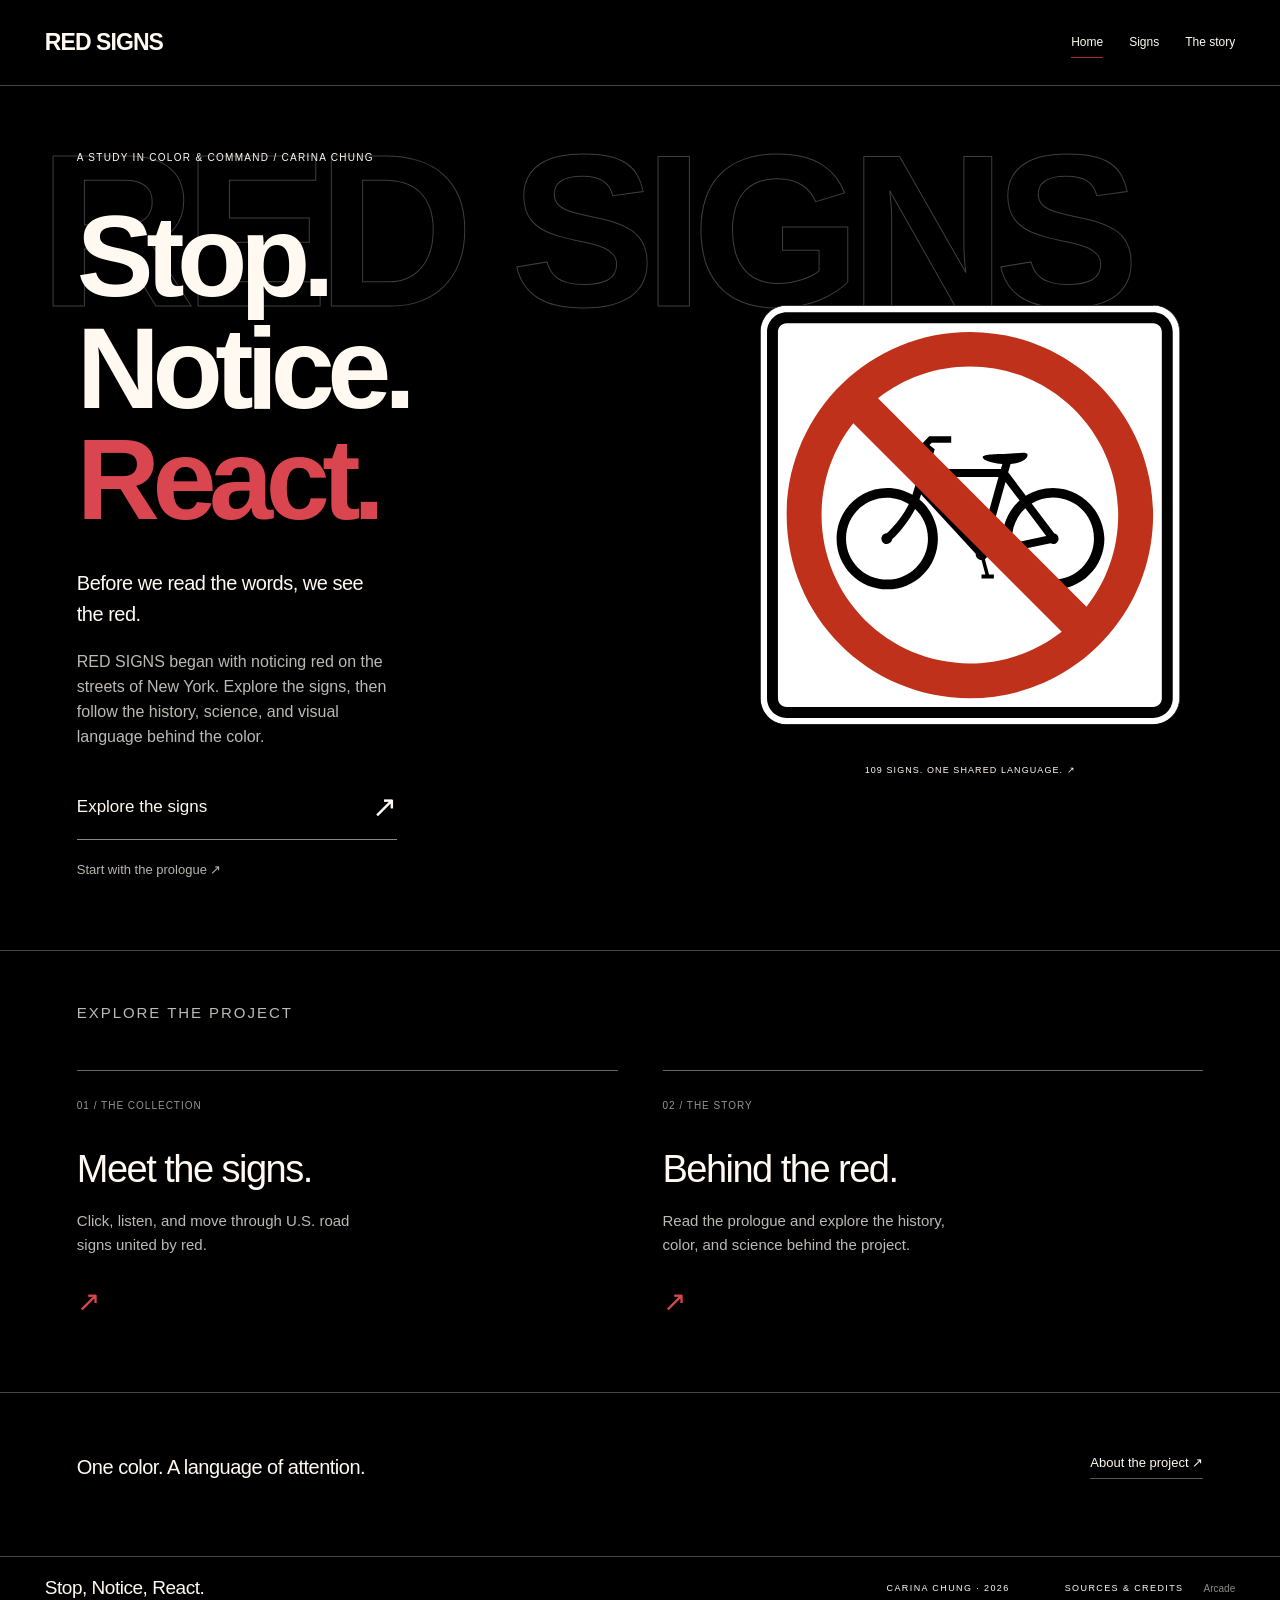
<file: index.html>
<!doctype html>
<html lang="en">
  <head>
    <meta charset="utf-8" />
    <meta name="viewport" content="width=device-width,initial-scale=1" />
    <meta name="theme-color" content="#000000" />
    <title>RED SIGNS — Stop, Notice, React.</title>
    <meta name="description" content="A study in color and command by Carina Chung. Explore the signs and the story behind the red." />
    <link rel="stylesheet" href="style.css?v=20261020-outline" />
  </head>
  <body class="home-page">
    <header>
      <a class="brand" href="index.html">RED SIGNS</a>
      <nav class="site-nav" aria-label="Main navigation">
        <a href="index.html" aria-current="page">Home</a>
        <a href="signs.html">Signs</a>
        <a href="contents.html">The story</a>
      </nav>
    </header>
    <main class="home-main">
      <section class="home-hero" aria-labelledby="home-title">
        <div class="home-outline" aria-hidden="true">RED SIGNS</div>
        <p class="home-kicker">A STUDY IN COLOR &amp; COMMAND / CARINA CHUNG</p>
        <h1 id="home-title">Stop.<br />Notice.<br /><span>React.</span></h1>
        <div class="home-intro">
          <p>Before we read the words, we see the red.</p>
          <p>RED SIGNS began with noticing red on the streets of New York. Explore the signs, then follow the history, science, and visual language behind the color.</p>
          <a class="home-cta" href="signs.html">Explore the signs <span aria-hidden="true">↗</span></a>
          <a class="home-secondary" href="prologue.html">Start with the prologue ↗</a>
        </div>
        <a class="home-sign" href="signs.html" aria-label="Enter the interactive sign collection">
          <img src="assets/no-bicycles.svg" alt="No bicycles: a red circle and slash over a bicycle" />
          <span>109 SIGNS. ONE SHARED LANGUAGE. ↗</span>
        </a>
      </section>
      <section class="home-paths" aria-labelledby="explore-title">
        <p class="home-kicker" id="explore-title">EXPLORE THE PROJECT</p>
        <a href="signs.html"><span class="path-number">01 / THE COLLECTION</span><h2>Meet the signs.</h2><p>Click, listen, and move through U.S. road signs united by red.</p><span class="path-arrow" aria-hidden="true">↗</span></a>
        <a href="contents.html"><span class="path-number">02 / THE STORY</span><h2>Behind the red.</h2><p>Read the prologue and explore the history, color, and science behind the project.</p><span class="path-arrow" aria-hidden="true">↗</span></a>
      </section>
      <section class="home-closing"><p>One color. A language of attention.</p><a href="about.html">About the project ↗</a></section>
    </main>
    <footer><span class="footer-statement">Stop, Notice, React.</span><span class="credit">CARINA CHUNG · 2026</span><a href="sources.html">SOURCES &amp; CREDITS</a><a class="arcade-corner" href="arcade.html" title="A little arcade detour">Arcade</a></footer>
  </body>
</html>
</file>
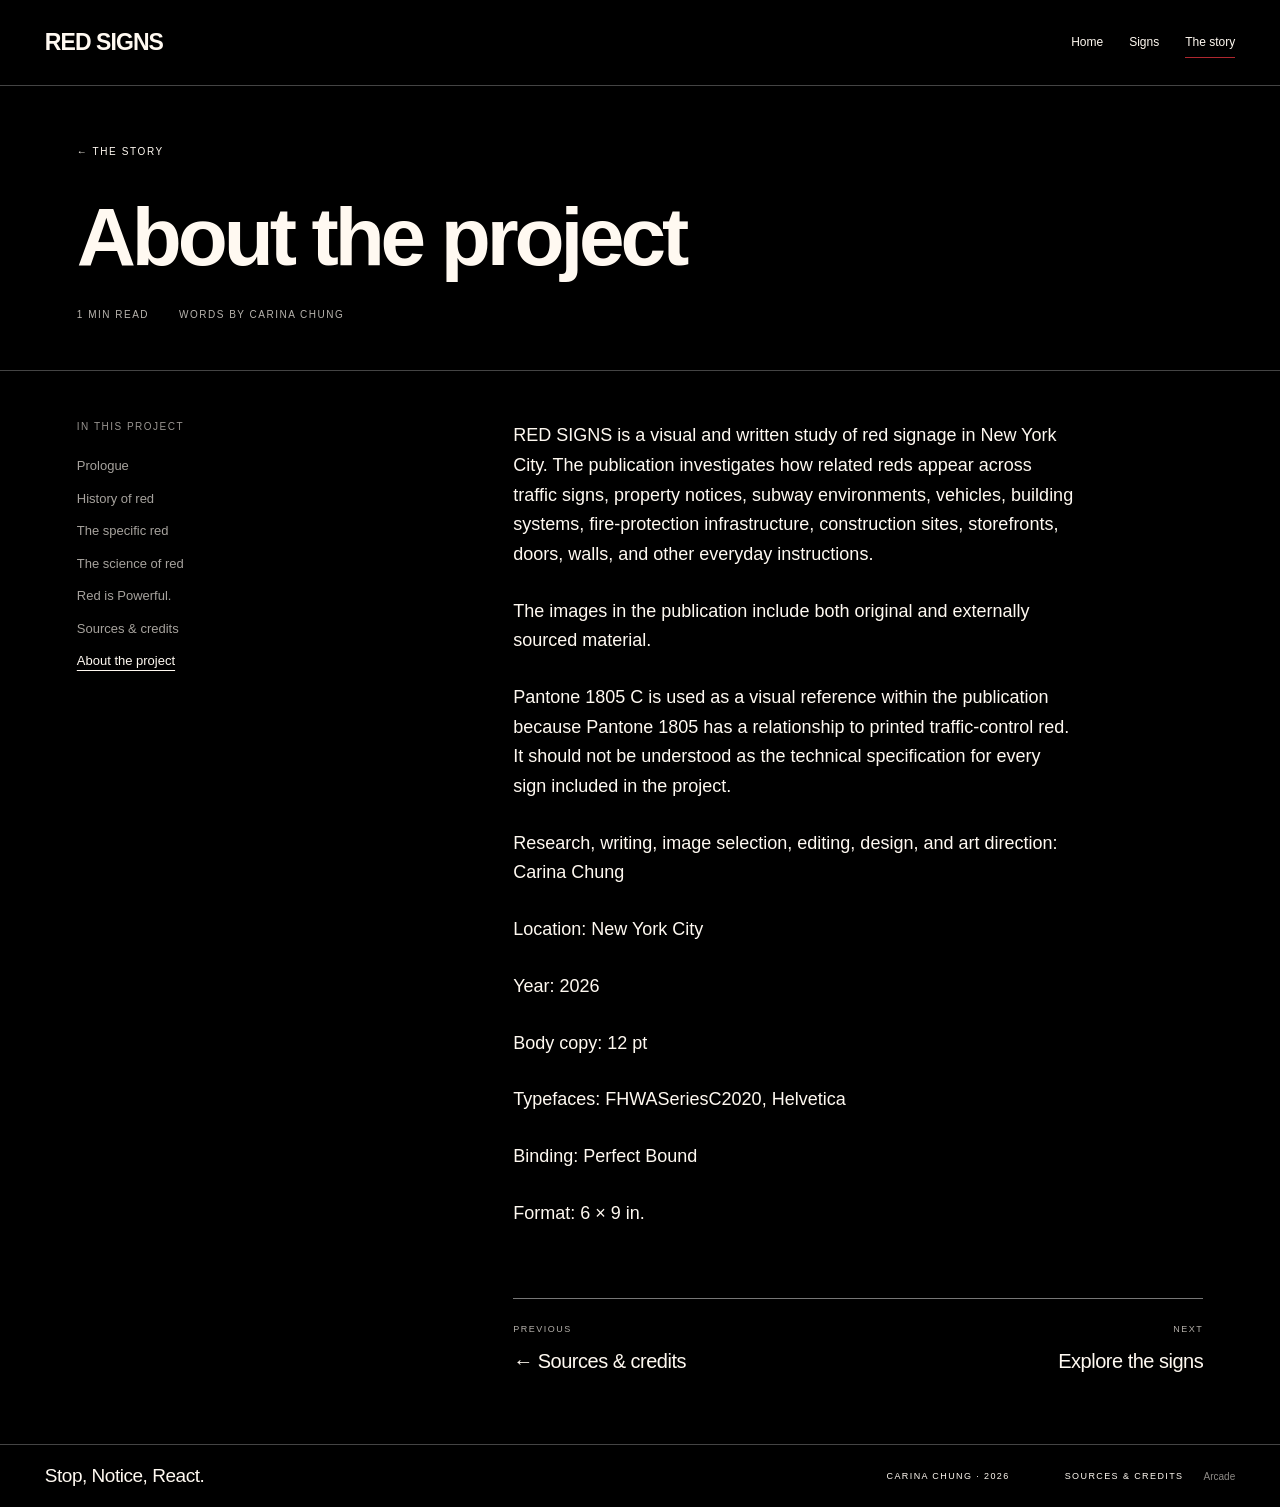
<file: about.html>
<!doctype html>
<html lang="en">
  <head>
    <meta charset="utf-8" />
    <meta name="viewport" content="width=device-width,initial-scale=1" />
    <meta name="theme-color" content="#000000" />
    <title>About the project — RED SIGNS</title>
    <meta
      name="description"
      content="A chapter from RED SIGNS by Carina Chung: About the project."
    />
    <link rel="stylesheet" href="style.css?v=20261020-outline" />
  </head>
  <body class="story-page">
    <header><a class="brand" href="index.html">RED SIGNS</a><nav class="site-nav" aria-label="Main navigation"><a href="index.html">Home</a><a href="signs.html">Signs</a><a href="contents.html" aria-current="page">The story</a></nav></header>
    <div class="story-hero">
      <a class="story-back" href="contents.html">← THE STORY</a>
      <h1>About the project</h1>
      <p class="reading-meta">1 MIN READ <span>WORDS BY CARINA CHUNG</span></p>
    </div>
    <main class="article-main">
      <aside class="chapter-sidebar">
        <p>IN THIS PROJECT</p>
        <nav aria-label="Story chapters">
          <a href="prologue.html">Prologue</a><a href="history.html">History of red</a
          ><a href="the-specific-red.html">The specific red</a
          ><a href="science.html">The science of red</a
          ><a href="red-is-powerful.html">Red is Powerful.</a
          ><a href="sources.html">Sources &amp; credits</a
          ><a href="about.html" aria-current="page">About the project</a>
        </nav>
      </aside>
      <article class="article-body" aria-label="About the project">
        <p>
          RED SIGNS is a visual and written study of red signage in New York City. The publication
          investigates how related reds appear across traffic signs, property notices, subway
          environments, vehicles, building systems, fire-protection infrastructure, construction
          sites, storefronts, doors, walls, and other everyday instructions.
        </p>
        <p>The images in the publication include both original and externally sourced material.</p>
        <p>
          Pantone 1805 C is used as a visual reference within the publication because Pantone 1805
          has a relationship to printed traffic-control red. It should not be understood as the
          technical specification for every sign included in the project.
        </p>
        <p>Research, writing, image selection, editing, design, and art direction: Carina Chung</p>
        <p>Location: New York City</p>
        <p>Year: 2026</p>
        <p>Body copy: 12 pt</p>
        <p>Typefaces: FHWASeriesC2020, Helvetica</p>
        <p>Binding: Perfect Bound</p>
        <p>Format: 6 × 9 in.</p>
        <nav class="chapter-next" aria-label="Next and previous chapters">
          <a href="sources.html"><small>PREVIOUS</small><span>← Sources &amp; credits</span></a
          ><a href="signs.html"><small>NEXT</small><span>Explore the signs</span></a>
        </nav>
      </article>
    </main>
    <footer>
      <span class="footer-statement">Stop, Notice, React.</span
      ><span class="credit">CARINA CHUNG · 2026</span
      ><a href="sources.html">SOURCES & CREDITS</a>
    <a class="arcade-corner" href="arcade.html" title="A little arcade detour">Arcade</a></footer>
  </body>
</html>
</file>
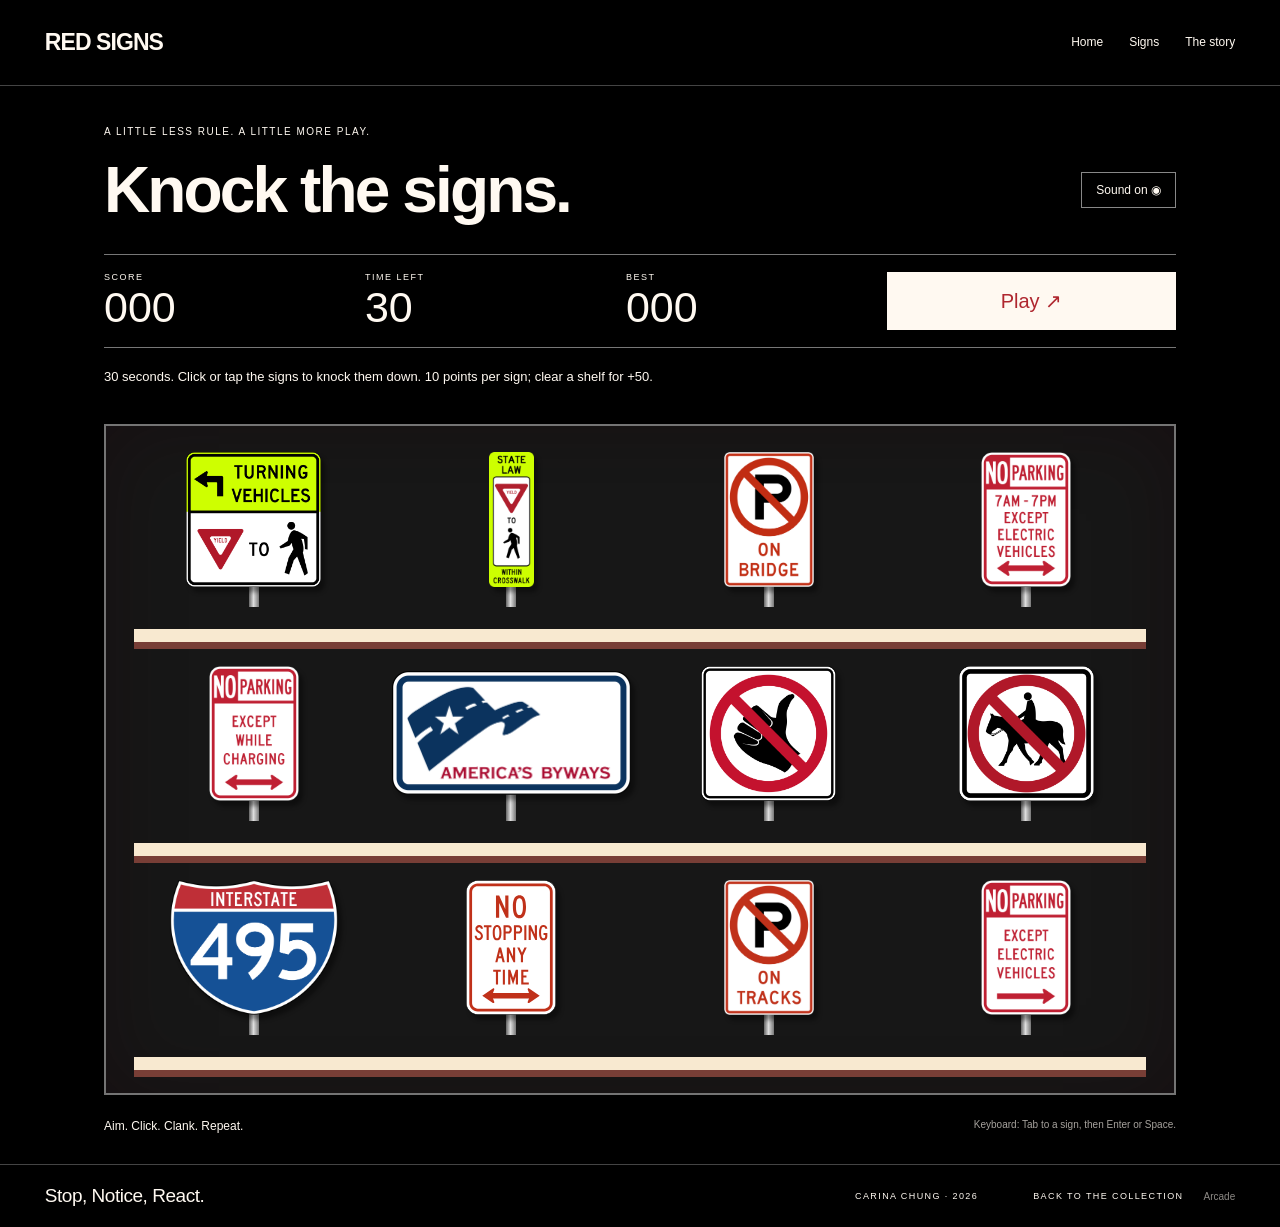
<file: arcade.html>
<!doctype html>
<html lang="en">
  <head>
    <meta charset="utf-8" />
    <meta name="viewport" content="width=device-width,initial-scale=1" />
    <meta name="theme-color" content="#000000" />
    <title>Knock the Signs — RED SIGNS</title>
    <link rel="stylesheet" href="style.css?v=20261020-outline" />
    <link rel="stylesheet" href="arcade.css?v=20261020" />
    <script src="arcade.js" defer></script>
  </head>
  <body class="arcade-page">
    <header><a class="brand" href="index.html">RED SIGNS</a><nav class="site-nav" aria-label="Main navigation"><a href="index.html">Home</a><a href="signs.html">Signs</a><a href="contents.html">The story</a></nav></header>
    <main class="arcade-main">
      <div class="arcade-heading">
        <div>
          <p class="arcade-kicker">A LITTLE LESS RULE. A LITTLE MORE PLAY.</p>
          <h1>Knock the signs.</h1>
        </div>
        <button id="arcadeSound" aria-pressed="true">Sound on ◉</button>
      </div>
      <div class="arcade-hud">
        <div><span>SCORE</span><strong id="score">000</strong></div>
        <div><span>TIME LEFT</span><strong id="time">30</strong></div>
        <div><span>BEST</span><strong id="best">000</strong></div>
        <button id="playButton">Play ↗</button>
      </div>
      <p id="gameStatus" class="game-status" role="status">
        30 seconds. Click or tap the signs to knock them down. 10 points per sign; clear a shelf for
        +50.
      </p>
      <div class="cabinet" id="cabinet" aria-label="Road sign shooting gallery"></div>
      <p class="arcade-instructions">
        Aim. Click. Clank. Repeat. <span>Keyboard: Tab to a sign, then Enter or Space.</span>
      </p>
    </main>
    <footer>
      <span class="footer-statement">Stop, Notice, React.</span
      ><span class="credit">CARINA CHUNG · 2026</span
      ><a href="signs.html">BACK TO THE COLLECTION</a>
    <a class="arcade-corner" href="arcade.html" title="A little arcade detour">Arcade</a></footer>
  </body>
</html>
</file>
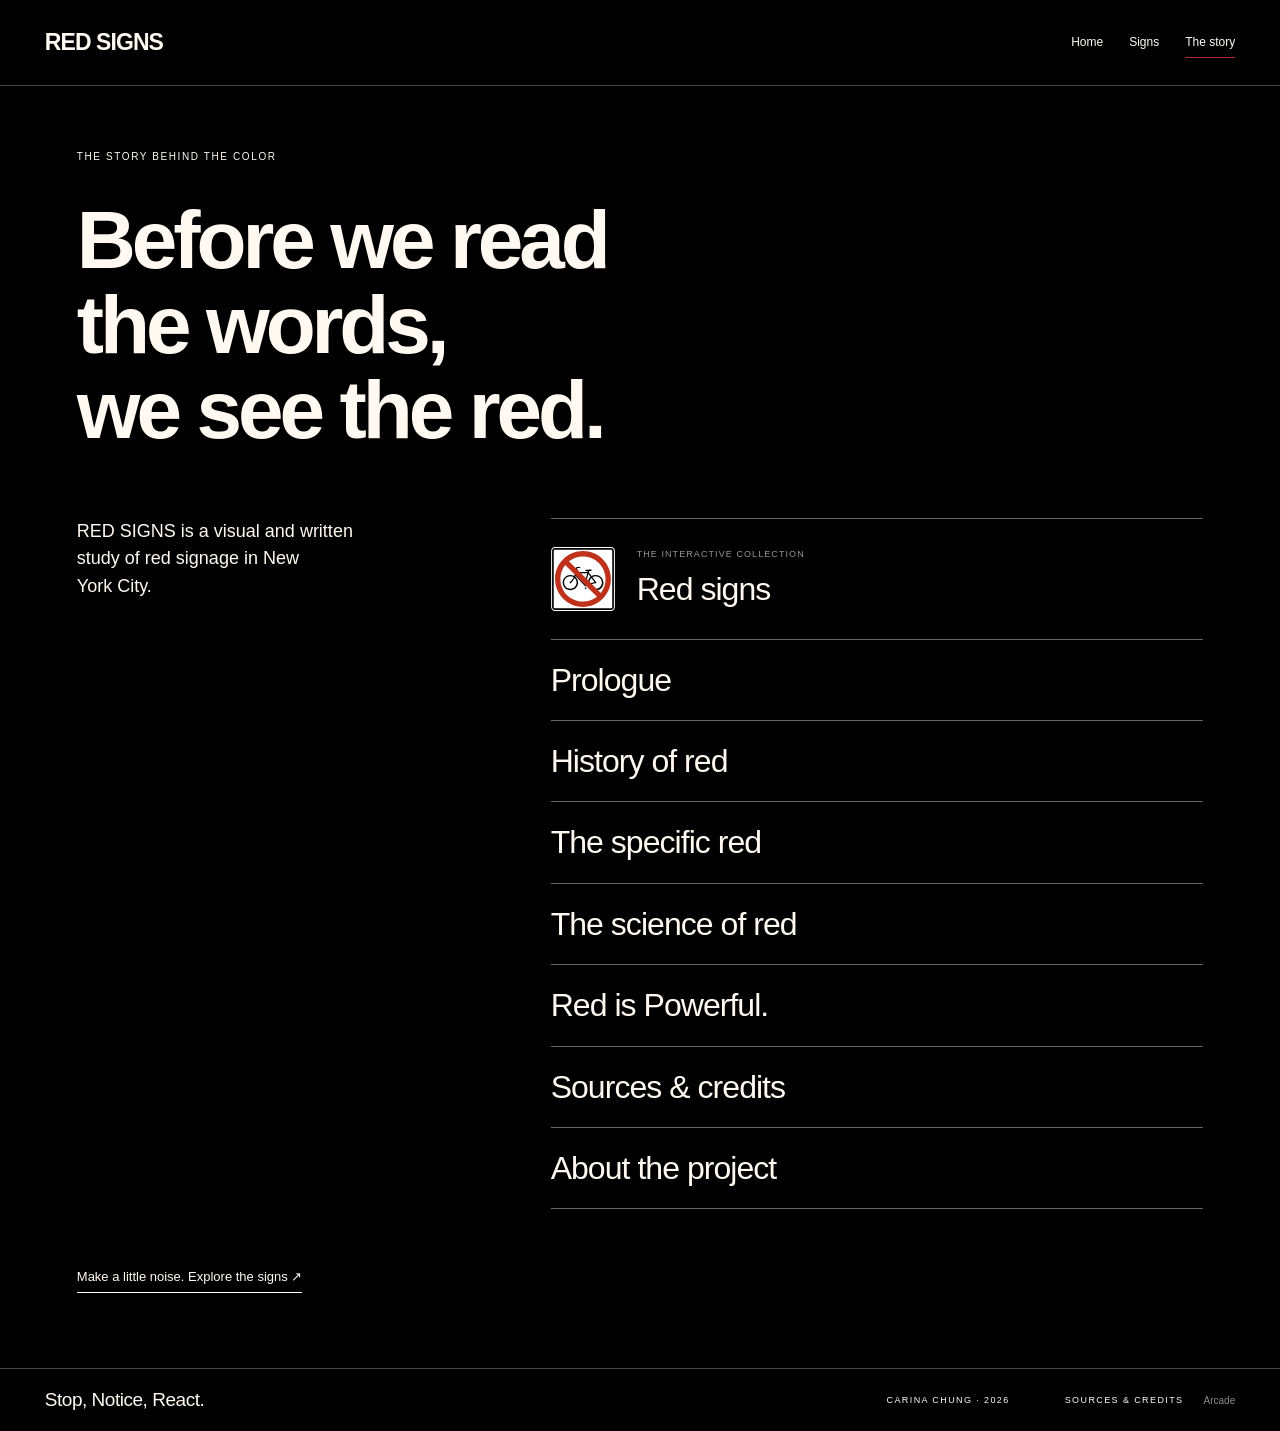
<file: contents.html>
<!doctype html>
<html lang="en">
  <head>
    <meta charset="utf-8" />
    <meta name="viewport" content="width=device-width,initial-scale=1" />
    <meta name="theme-color" content="#000000" />
    <title>The story — RED SIGNS</title>
    <meta
      name="description"
      content="Explore the writing behind RED SIGNS: history, color, science, and the visual language of red."
    />
    <link rel="stylesheet" href="style.css?v=20261020-outline" />
  </head>
  <body class="story-page">
    <header><a class="brand" href="index.html">RED SIGNS</a><nav class="site-nav" aria-label="Main navigation"><a href="index.html">Home</a><a href="signs.html">Signs</a><a href="contents.html" aria-current="page">The story</a></nav></header>
    <main class="contents-main">
      <p class="contents-kicker">THE STORY BEHIND THE COLOR</p>
      <h1>Before we read the words,<br />we see the red.</h1>
      <div class="contents-layout">
        <p class="contents-intro">
          RED SIGNS is a visual and written study of red signage in New York City.
        </p>
        <nav class="chapter-list" aria-label="Explore the project sections">
          <a class="contents-signs" href="signs.html">
            <img src="assets/no-bicycles.svg" alt="" />
            <span class="contents-signs-copy"><small>THE INTERACTIVE COLLECTION</small>Red signs</span>
            
          </a>
          <a href="prologue.html">Prologue</a
          ><a href="history.html">History of red</a
          ><a href="the-specific-red.html">The specific red</a
          ><a href="science.html">The science of red</a
          ><a href="red-is-powerful.html">Red is Powerful.</a
          ><a href="sources.html">Sources &amp; credits</a
          ><a href="about.html">About the project</a>
        </nav>
      </div>
      <a class="return-signs" href="signs.html">Make a little noise. Explore the signs ↗</a>
    </main>
    <footer>
      <span class="footer-statement">Stop, Notice, React.</span
      ><span class="credit">CARINA CHUNG · 2026</span
      ><a href="sources.html">SOURCES & CREDITS</a>
    <a class="arcade-corner" href="arcade.html" title="A little arcade detour">Arcade</a></footer>
  </body>
</html>
</file>
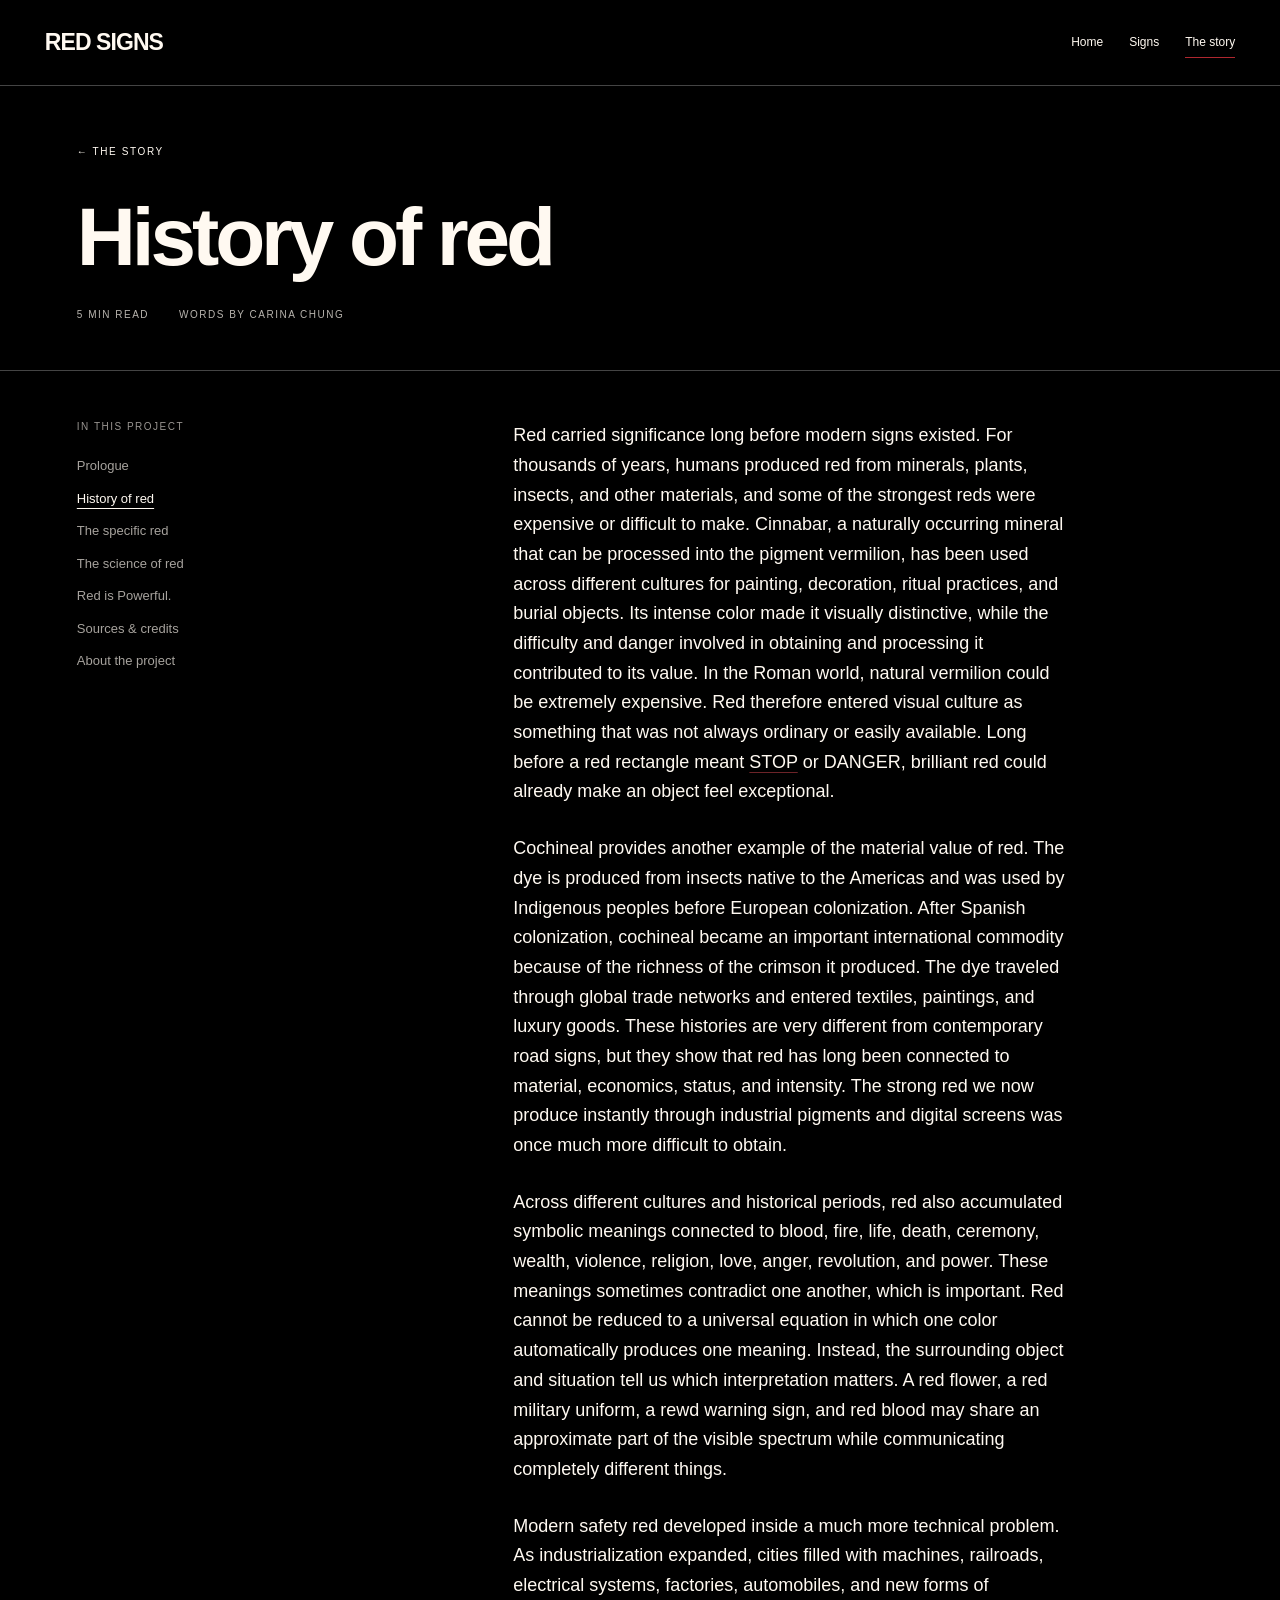
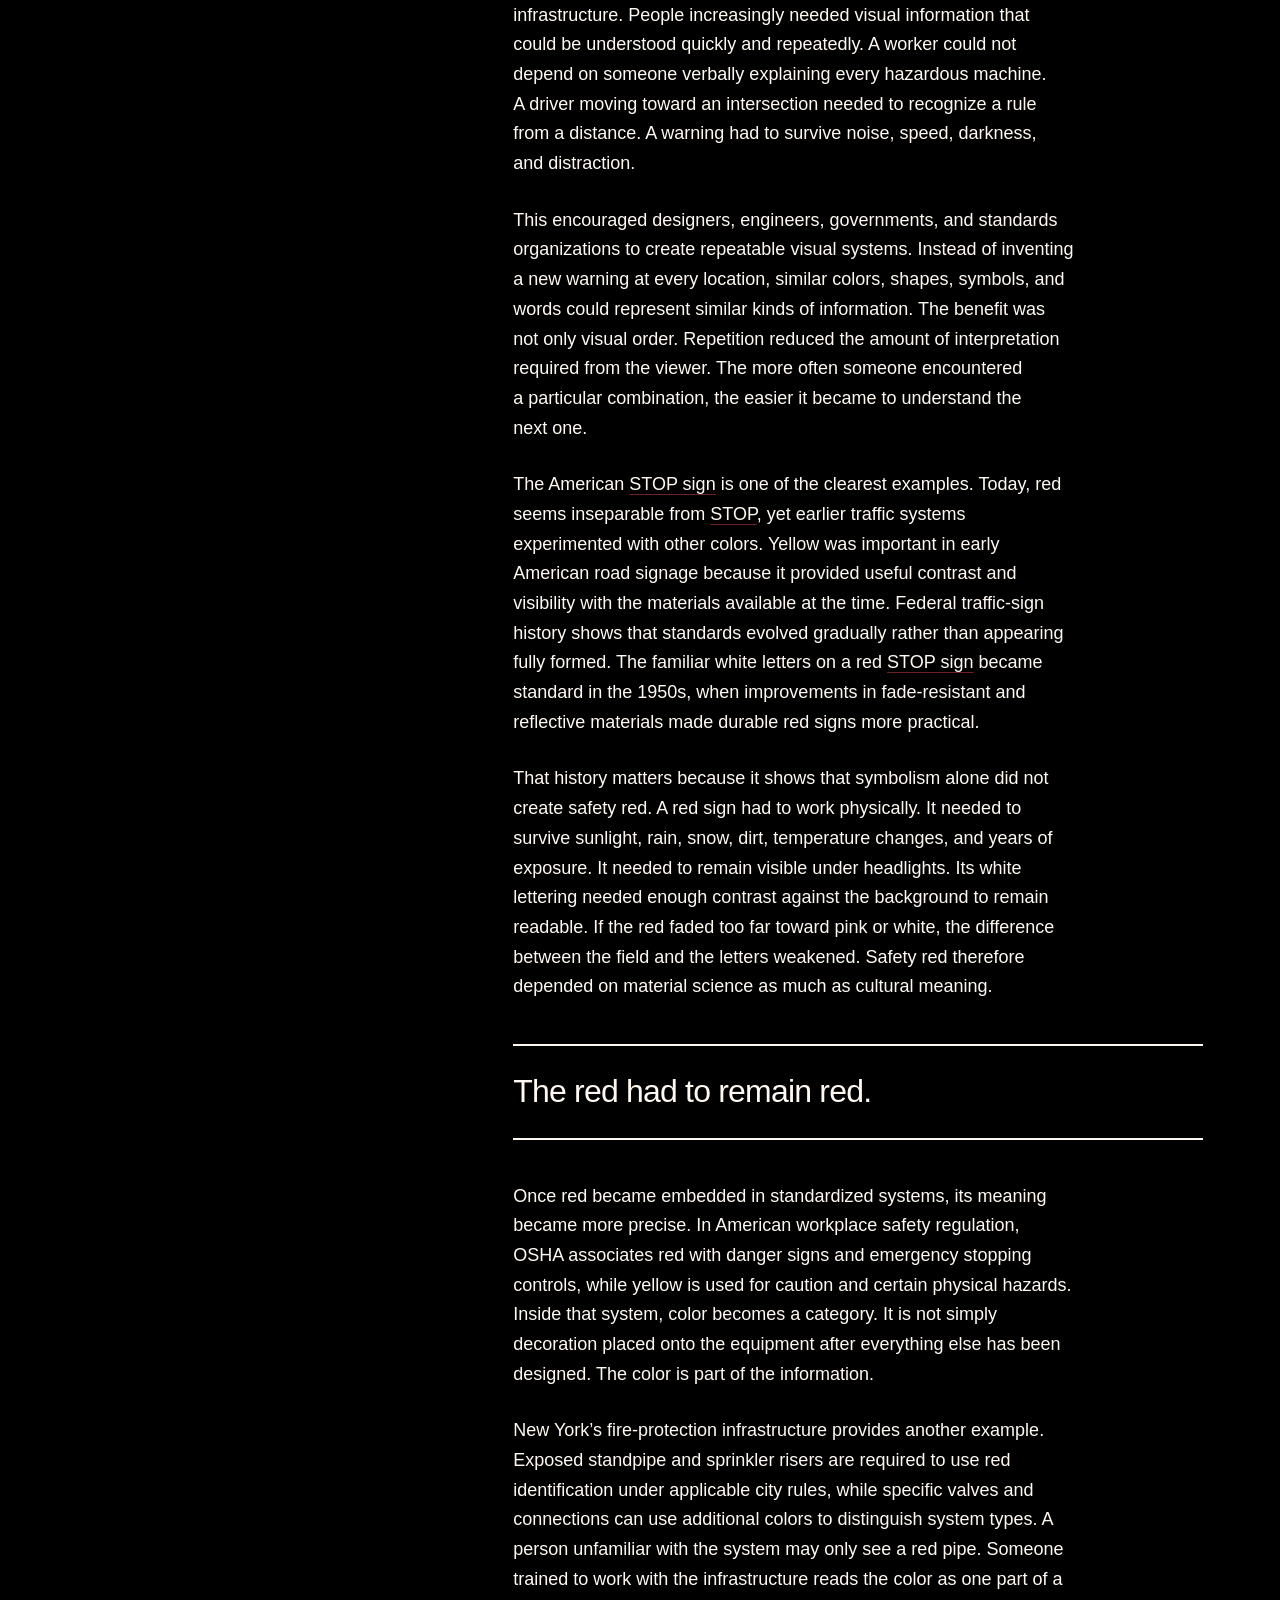
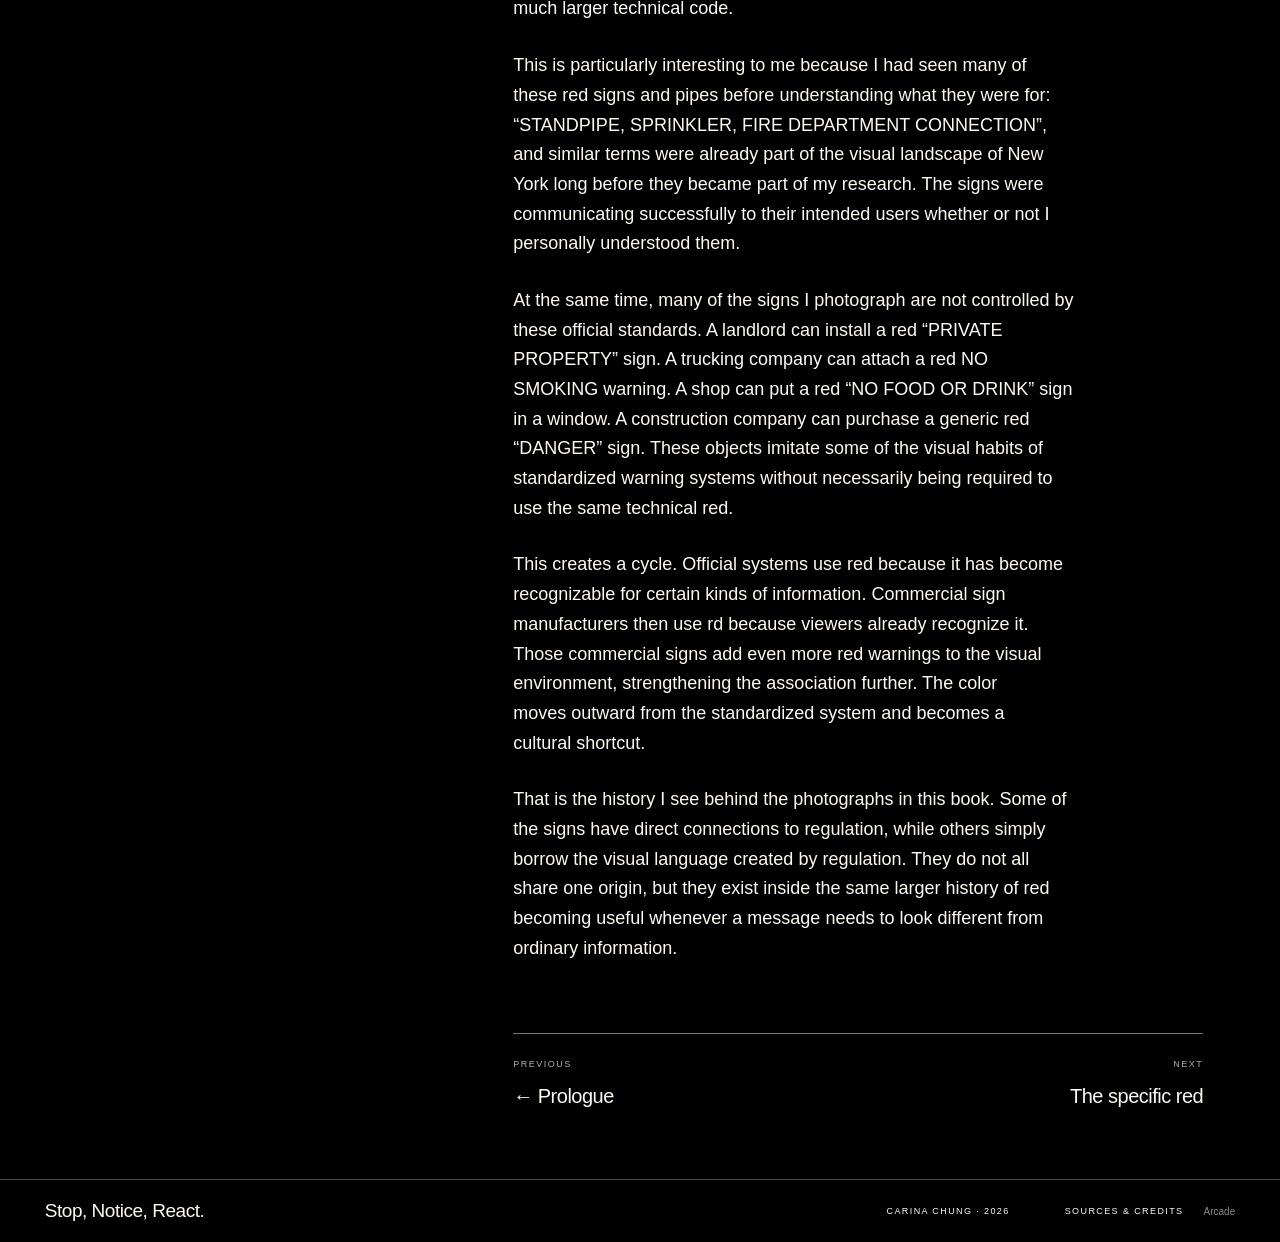
<file: history.html>
<!doctype html>
<html lang="en">
  <head>
    <meta charset="utf-8" />
    <meta name="viewport" content="width=device-width,initial-scale=1" />
    <meta name="theme-color" content="#000000" />
    <title>History of red — RED SIGNS</title>
    <meta name="description" content="A chapter from RED SIGNS by Carina Chung: History of red." />
    <link rel="stylesheet" href="style.css?v=20261020-outline" />
    <script src="story-signs.js?v=20261020" defer></script>
  </head>
  <body class="story-page">
    <header><a class="brand" href="index.html">RED SIGNS</a><nav class="site-nav" aria-label="Main navigation"><a href="index.html">Home</a><a href="signs.html">Signs</a><a href="contents.html" aria-current="page">The story</a></nav></header>
    <div class="story-hero">
      <a class="story-back" href="contents.html">← THE STORY</a>
      <h1>History of red</h1>
      <p class="reading-meta">5 MIN READ <span>WORDS BY CARINA CHUNG</span></p>
    </div>
    <main class="article-main">
      <aside class="chapter-sidebar">
        <p>IN THIS PROJECT</p>
        <nav aria-label="Story chapters">
          <a href="prologue.html">Prologue</a
          ><a href="history.html" aria-current="page">History of red</a
          ><a href="the-specific-red.html">The specific red</a
          ><a href="science.html">The science of red</a
          ><a href="red-is-powerful.html">Red is Powerful.</a
          ><a href="sources.html">Sources &amp; credits</a
          ><a href="about.html">About the project</a>
        </nav>
      </aside>
      <article class="article-body" aria-label="History of red">
        <p>
          Red carried significance long before modern signs existed. For thousands of years, humans
          produced red from minerals, plants, insects, and other materials, and some of the
          strongest reds were expensive or difficult to make. Cinnabar, a naturally occurring
          mineral that can be processed into the pigment vermilion, has been used across different
          cultures for painting, decoration, ritual practices, and burial objects. Its intense color
          made it visually distinctive, while the difficulty and danger involved in obtaining and
          processing it contributed to its value. In the Roman world, natural vermilion could be
          extremely expensive. Red therefore entered visual culture as something that was not always
          ordinary or easily available. Long before a red rectangle meant <a class="sign-reference" href="signs.html?sign=stop">STOP</a> or DANGER, brilliant
          red could already make an object feel exceptional.
        </p>
        <p>
          Cochineal provides another example of the material value of red. The dye is produced from
          insects native to the Americas and was used by Indigenous peoples before European
          colonization. After Spanish colonization, cochineal became an important international
          commodity because of the richness of the crimson it produced. The dye traveled through
          global trade networks and entered textiles, paintings, and luxury goods. These histories
          are very different from contemporary road signs, but they show that red has long been
          connected to material, economics, status, and intensity. The strong red we now produce
          instantly through industrial pigments and digital screens was once much more difficult to
          obtain.
        </p>
        <p>
          Across different cultures and historical periods, red also accumulated symbolic meanings
          connected to blood, fire, life, death, ceremony, wealth, violence, religion, love, anger,
          revolution, and power. These meanings sometimes contradict one another, which is
          important. Red cannot be reduced to a universal equation in which one color automatically
          produces one meaning. Instead, the surrounding object and situation tell us which
          interpretation matters. A red flower, a red military uniform, a rewd warning sign, and red
          blood may share an approximate part of the visible spectrum while communicating completely
          different things.
        </p>
        <p>
          Modern safety red developed inside a much more technical problem. As industrialization
          expanded, cities filled with machines, railroads, electrical systems, factories,
          automobiles, and new forms of infrastructure. People increasingly needed visual
          information that could be understood quickly and repeatedly. A worker could not depend on
          someone verbally explaining every hazardous machine. A driver moving toward an
          intersection needed to recognize a rule from a distance. A warning had to survive noise,
          speed, darkness, and distraction.
        </p>
        <p>
          This encouraged designers, engineers, governments, and standards organizations to create
          repeatable visual systems. Instead of inventing a new warning at every location, similar
          colors, shapes, symbols, and words could represent similar kinds of information. The
          benefit was not only visual order. Repetition reduced the amount of interpretation
          required from the viewer. The more often someone encountered a particular combination, the
          easier it became to understand the next one.
        </p>
        <p>
          The American <a class="sign-reference" href="signs.html?sign=stop">STOP sign</a> is one of the clearest examples. Today, red seems inseparable from
          <a class="sign-reference" href="signs.html?sign=stop">STOP</a>, yet earlier traffic systems experimented with other colors. Yellow was important in
          early American road signage because it provided useful contrast and visibility with the
          materials available at the time. Federal traffic-sign history shows that standards evolved
          gradually rather than appearing fully formed. The familiar white letters on a red <a class="sign-reference" href="signs.html?sign=stop">STOP
          sign</a> became standard in the 1950s, when improvements in fade-resistant and reflective
          materials made durable red signs more practical.
        </p>
        <p>
          That history matters because it shows that symbolism alone did not create safety red. A
          red sign had to work physically. It needed to survive sunlight, rain, snow, dirt,
          temperature changes, and years of exposure. It needed to remain visible under headlights.
          Its white lettering needed enough contrast against the background to remain readable. If
          the red faded too far toward pink or white, the difference between the field and the
          letters weakened. Safety red therefore depended on material science as much as cultural
          meaning.
        </p>
        <blockquote>The red had to remain red.</blockquote>
        <p>
          Once red became embedded in standardized systems, its meaning became more precise. In
          American workplace safety regulation, OSHA associates red with danger signs and emergency
          stopping controls, while yellow is used for caution and certain physical hazards. Inside
          that system, color becomes a category. It is not simply decoration placed onto the
          equipment after everything else has been designed. The color is part of the information.
        </p>
        <p>
          New York’s fire-protection infrastructure provides another example. Exposed standpipe and
          sprinkler risers are required to use red identification under applicable city rules, while
          specific valves and connections can use additional colors to distinguish system types. A
          person unfamiliar with the system may only see a red pipe. Someone trained to work with
          the infrastructure reads the color as one part of a much larger technical code.
        </p>
        <p>
          This is particularly interesting to me because I had seen many of these red signs and
          pipes before understanding what they were for: “STANDPIPE, SPRINKLER, FIRE DEPARTMENT
          CONNECTION”, and similar terms were already part of the visual landscape of New York long
          before they became part of my research. The signs were communicating successfully to their
          intended users whether or not I personally understood them.
        </p>
        <p>
          At the same time, many of the signs I photograph are not controlled by these official
          standards. A landlord can install a red “PRIVATE PROPERTY” sign. A trucking company can
          attach a red NO SMOKING warning. A shop can put a red “NO FOOD OR DRINK” sign in a window.
          A construction company can purchase a generic red “DANGER” sign. These objects imitate
          some of the visual habits of standardized warning systems without necessarily being
          required to use the same technical red.
        </p>
        <p>
          This creates a cycle. Official systems use red because it has become recognizable for
          certain kinds of information. Commercial sign manufacturers then use rd because viewers
          already recognize it. Those commercial signs add even more red warnings to the visual
          environment, strengthening the association further. The color moves outward from the
          standardized system and becomes a cultural shortcut.
        </p>
        <p>
          That is the history I see behind the photographs in this book. Some of the signs have
          direct connections to regulation, while others simply borrow the visual language created
          by regulation. They do not all share one origin, but they exist inside the same larger
          history of red becoming useful whenever a message needs to look different from ordinary
          information.
        </p>
        <nav class="chapter-next" aria-label="Next and previous chapters">
          <a href="prologue.html"><small>PREVIOUS</small><span>← Prologue</span></a
          ><a href="the-specific-red.html"><small>NEXT</small><span>The specific red</span></a>
        </nav>
      </article>
    </main>
    <footer>
      <span class="footer-statement">Stop, Notice, React.</span
      ><span class="credit">CARINA CHUNG · 2026</span
      ><a href="sources.html">SOURCES & CREDITS</a>
    <a class="arcade-corner" href="arcade.html" title="A little arcade detour">Arcade</a></footer>
  </body>
</html>
</file>
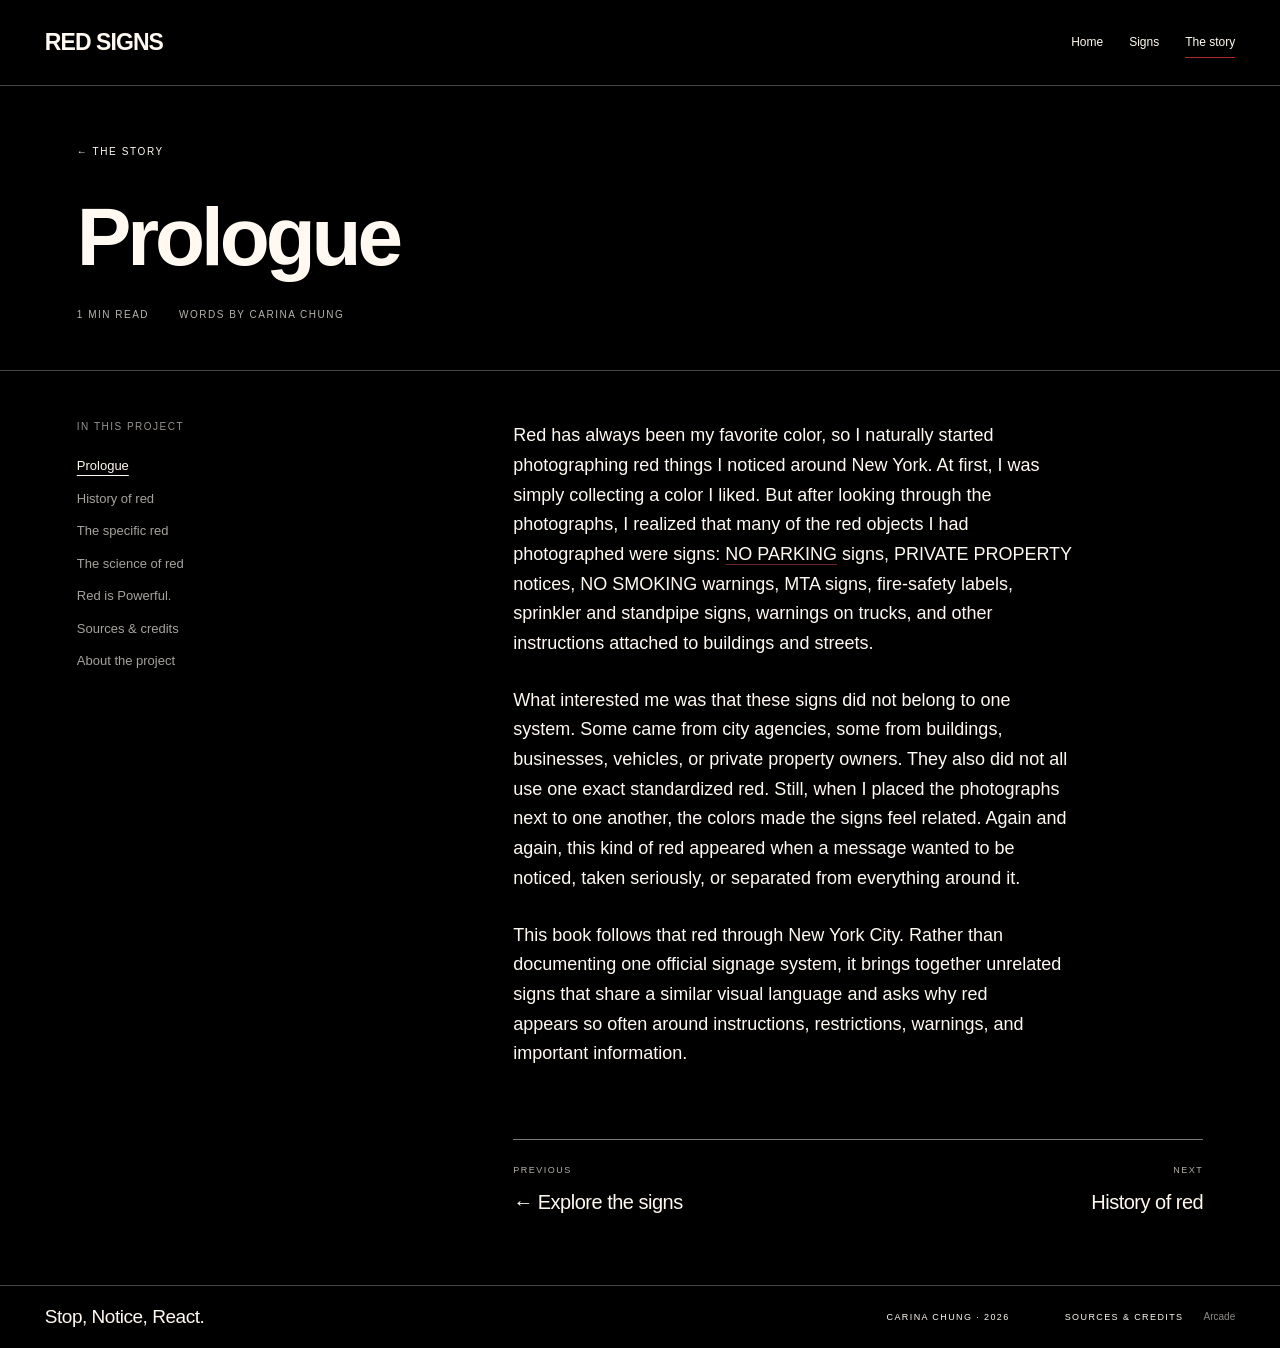
<file: prologue.html>
<!doctype html>
<html lang="en">
  <head>
    <meta charset="utf-8" />
    <meta name="viewport" content="width=device-width,initial-scale=1" />
    <meta name="theme-color" content="#000000" />
    <title>Prologue — RED SIGNS</title>
    <meta name="description" content="A chapter from RED SIGNS by Carina Chung: Prologue." />
    <link rel="stylesheet" href="style.css?v=20261020-outline" />
    <script src="story-signs.js?v=20261020" defer></script>
  </head>
  <body class="story-page">
    <header><a class="brand" href="index.html">RED SIGNS</a><nav class="site-nav" aria-label="Main navigation"><a href="index.html">Home</a><a href="signs.html">Signs</a><a href="contents.html" aria-current="page">The story</a></nav></header>
    <div class="story-hero">
      <a class="story-back" href="contents.html">← THE STORY</a>
      <h1>Prologue</h1>
      <p class="reading-meta">1 MIN READ <span>WORDS BY CARINA CHUNG</span></p>
    </div>
    <main class="article-main">
      <aside class="chapter-sidebar">
        <p>IN THIS PROJECT</p>
        <nav aria-label="Story chapters">
          <a href="prologue.html" aria-current="page">Prologue</a
          ><a href="history.html">History of red</a
          ><a href="the-specific-red.html">The specific red</a
          ><a href="science.html">The science of red</a
          ><a href="red-is-powerful.html">Red is Powerful.</a
          ><a href="sources.html">Sources &amp; credits</a
          ><a href="about.html">About the project</a>
        </nav>
      </aside>
      <article class="article-body" aria-label="Prologue">
        <p>
          Red has always been my favorite color, so I naturally started photographing red things I
          noticed around New York. At first, I was simply collecting a color I liked. But after
          looking through the photographs, I realized that many of the red objects I had
          photographed were signs: <a class="sign-reference" href="signs.html?sign=no-parking-r8-3">NO PARKING</a> signs, PRIVATE PROPERTY notices, NO SMOKING warnings,
          MTA signs, fire-safety labels, sprinkler and standpipe signs, warnings on trucks, and
          other instructions attached to buildings and streets.
        </p>
        <p>
          What interested me was that these signs did not belong to one system. Some came from city
          agencies, some from buildings, businesses, vehicles, or private property owners. They also
          did not all use one exact standardized red. Still, when I placed the photographs next to
          one another, the colors made the signs feel related. Again and again, this kind of red
          appeared when a message wanted to be noticed, taken seriously, or separated from
          everything around it.
        </p>
        <p>
          This book follows that red through New York City. Rather than documenting one official
          signage system, it brings together unrelated signs that share a similar visual language
          and asks why red appears so often around instructions, restrictions, warnings, and
          important information.
        </p>
        <nav class="chapter-next" aria-label="Next and previous chapters">
          <a href="signs.html"><small>PREVIOUS</small><span>← Explore the signs</span></a
          ><a href="history.html"><small>NEXT</small><span>History of red</span></a>
        </nav>
      </article>
    </main>
    <footer>
      <span class="footer-statement">Stop, Notice, React.</span
      ><span class="credit">CARINA CHUNG · 2026</span
      ><a href="sources.html">SOURCES & CREDITS</a>
    <a class="arcade-corner" href="arcade.html" title="A little arcade detour">Arcade</a></footer>
  </body>
</html>
</file>
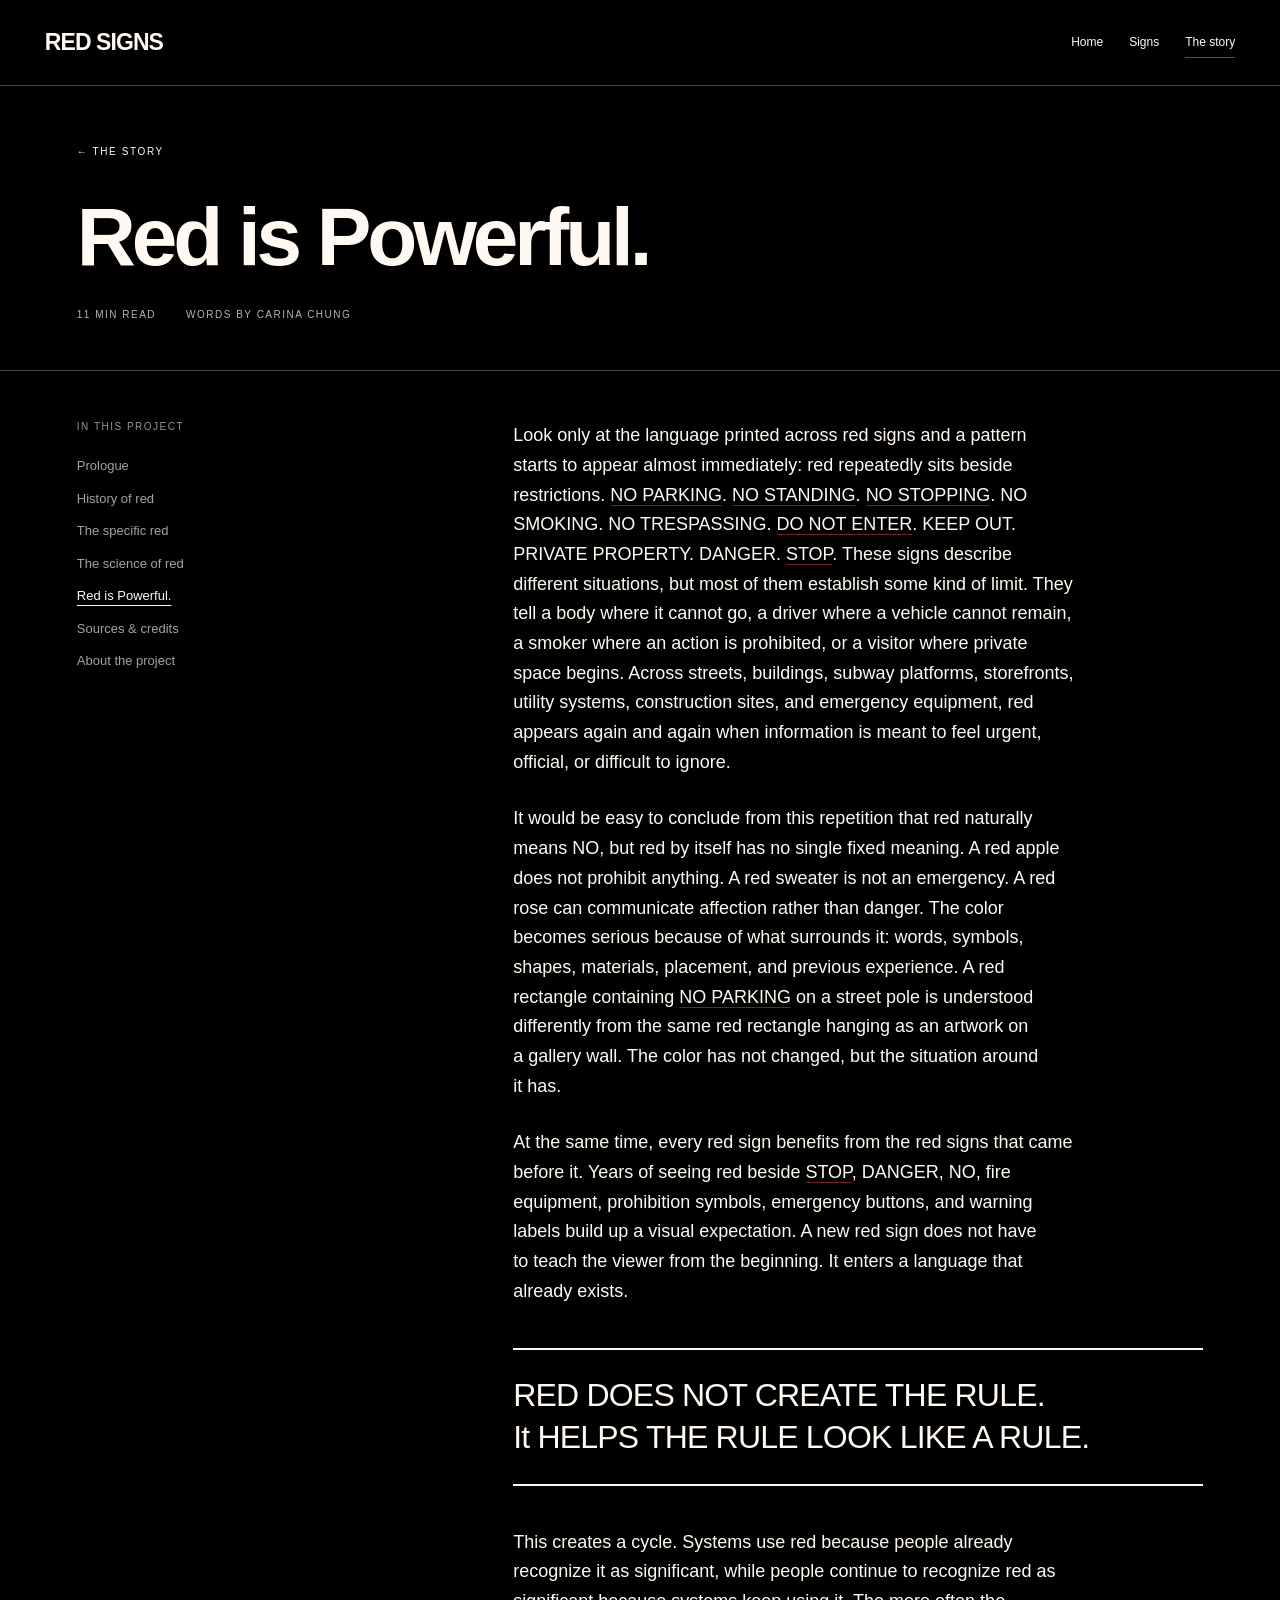
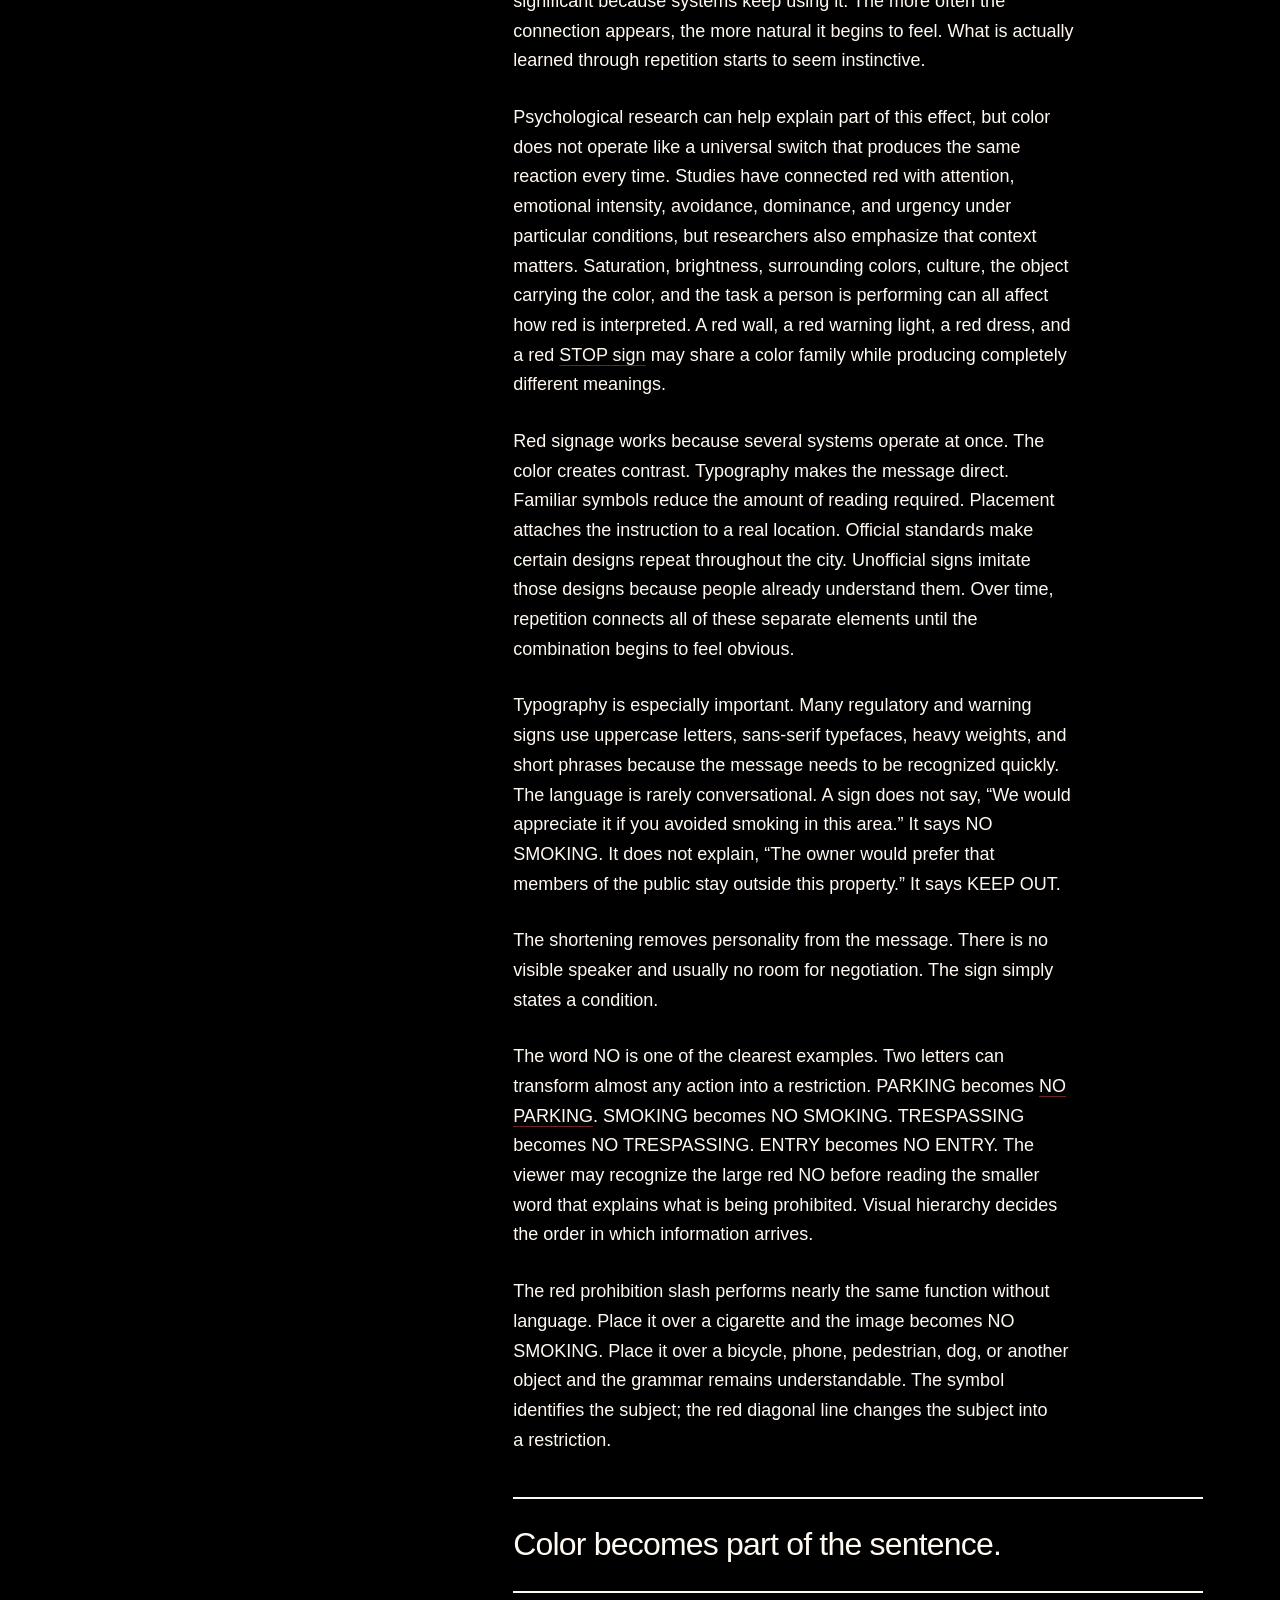
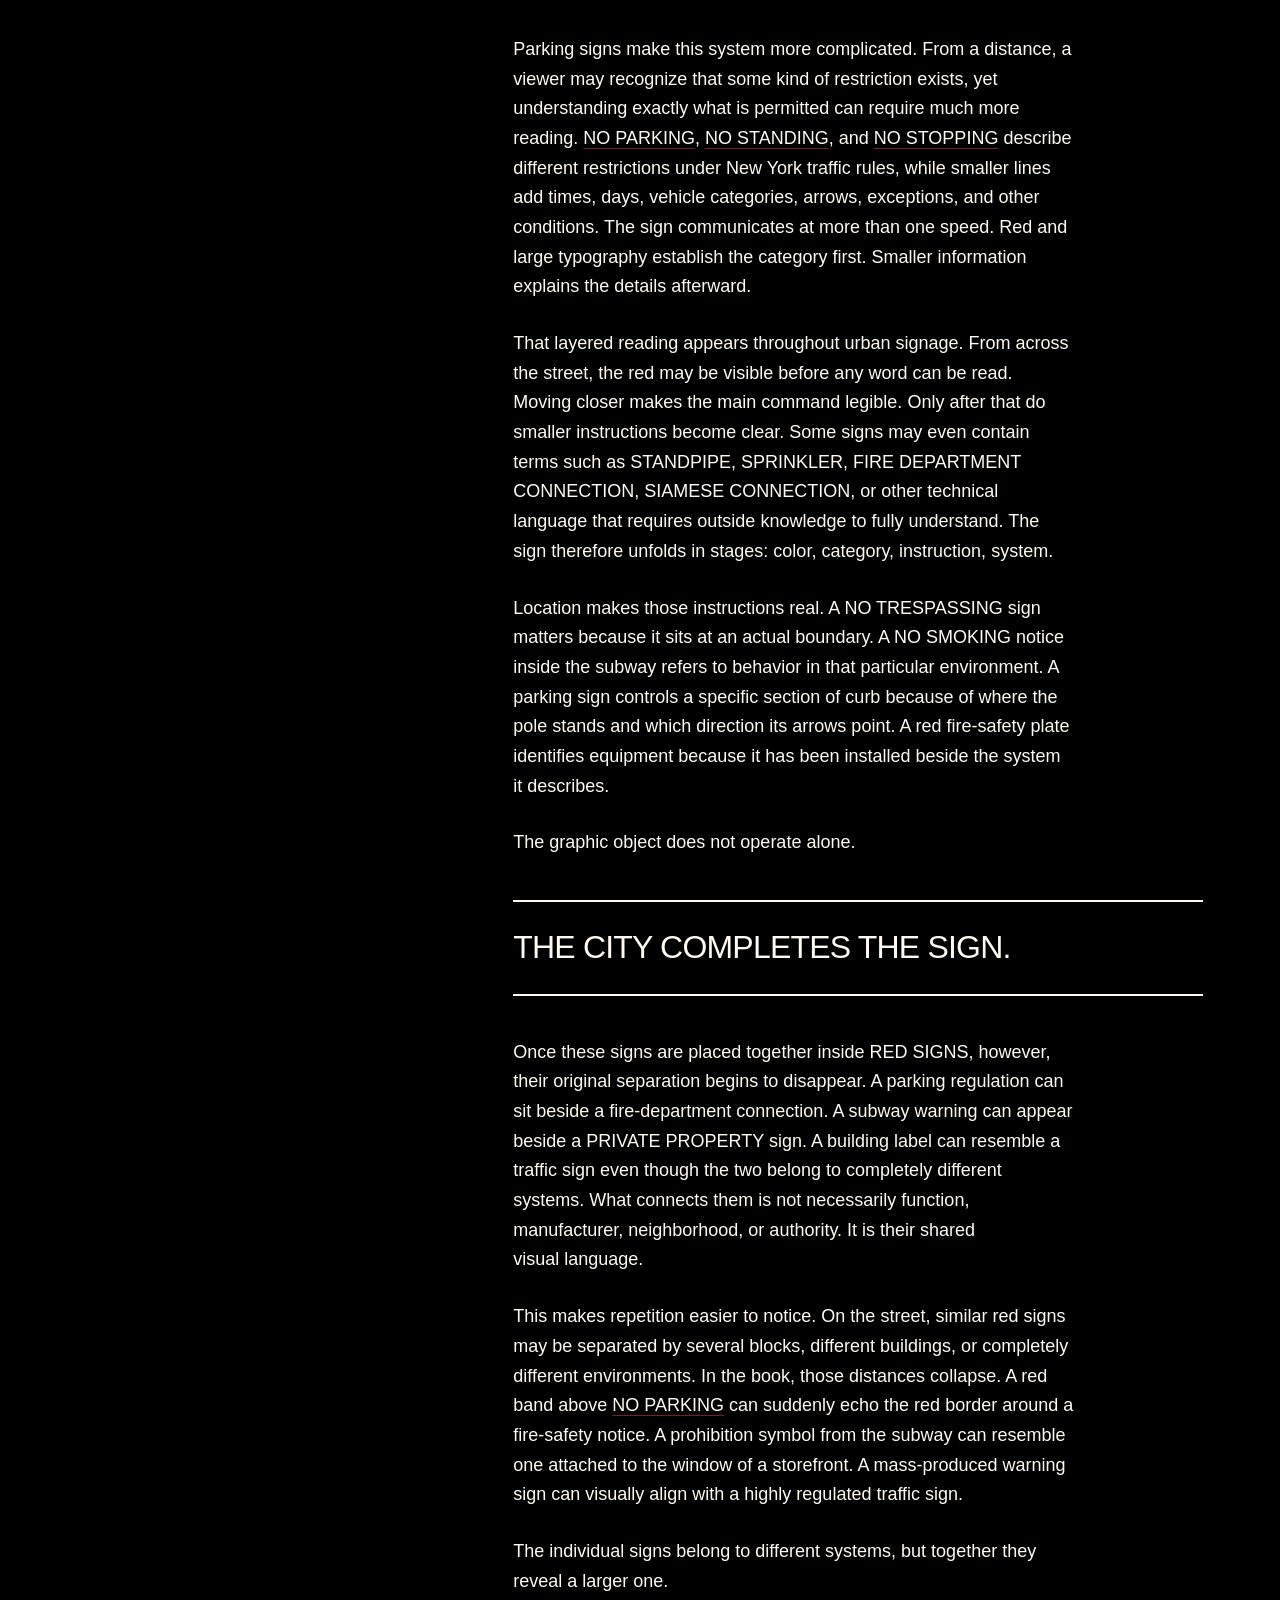
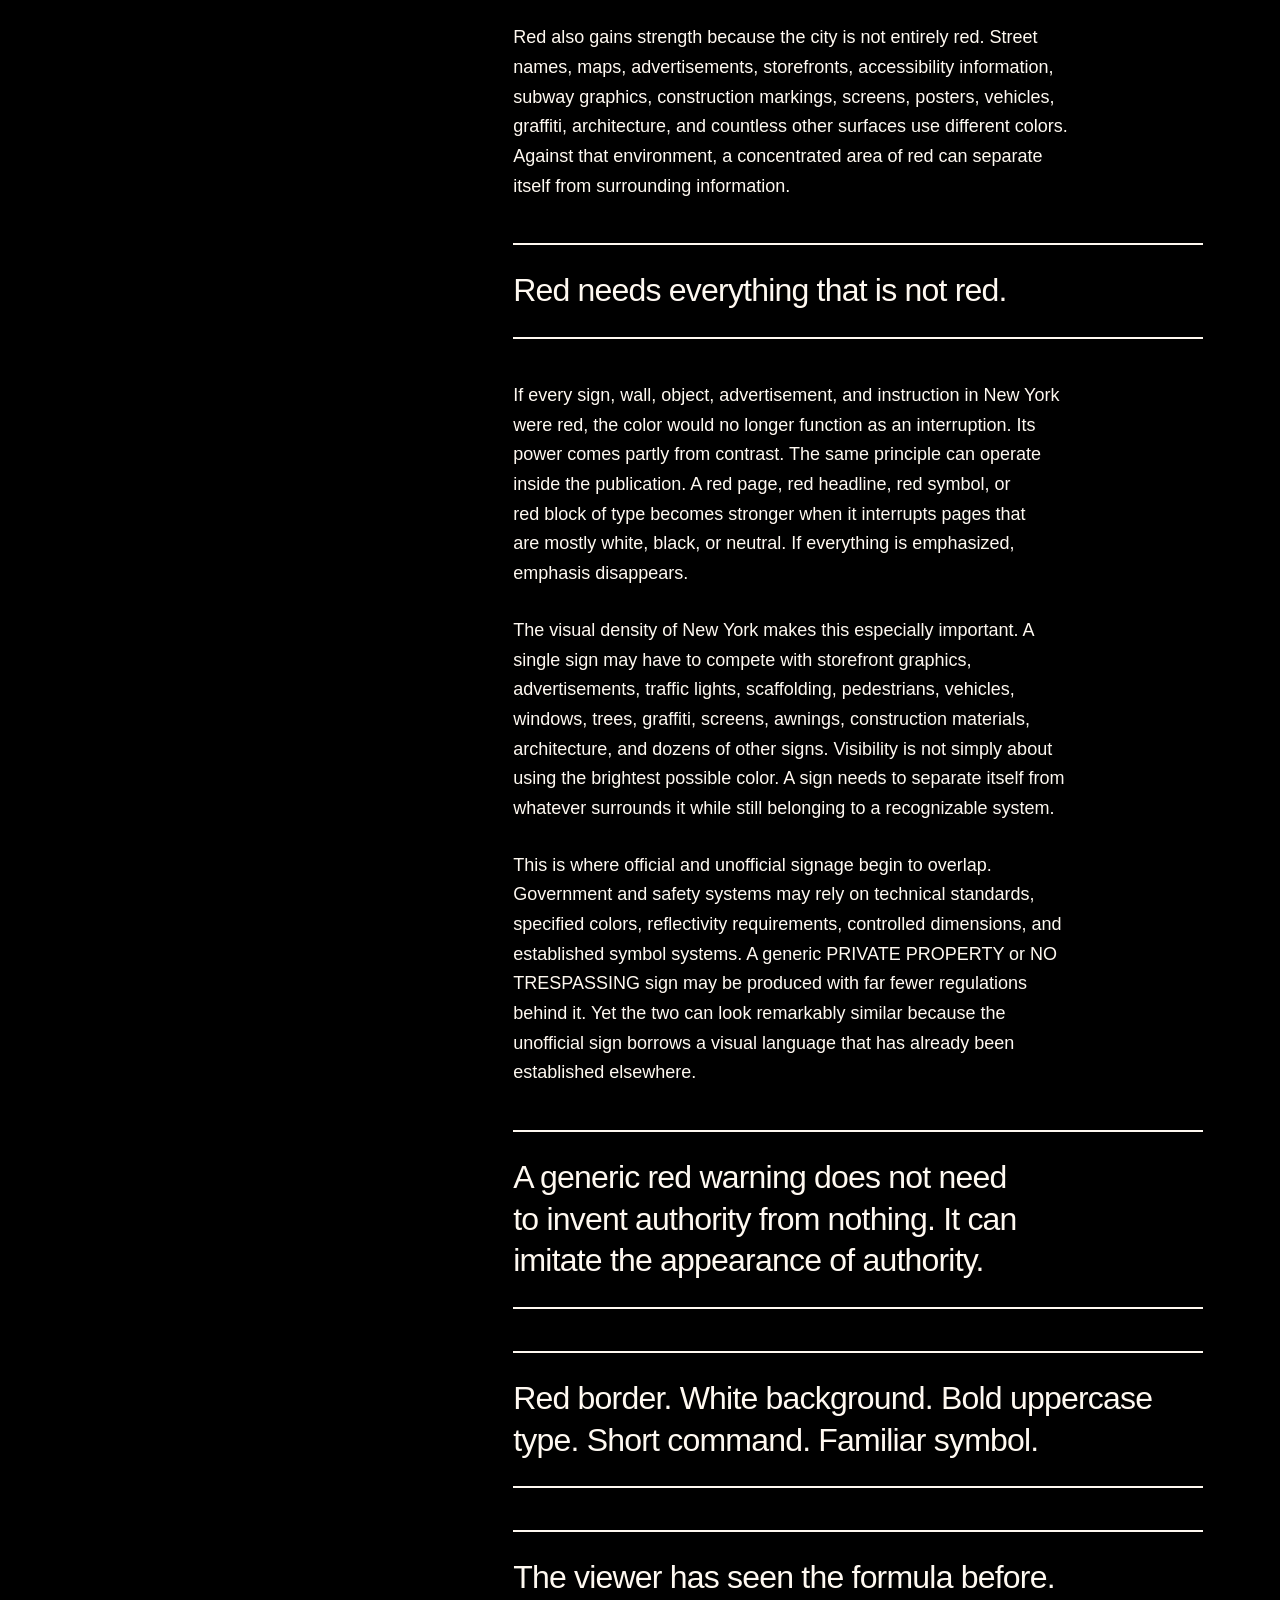
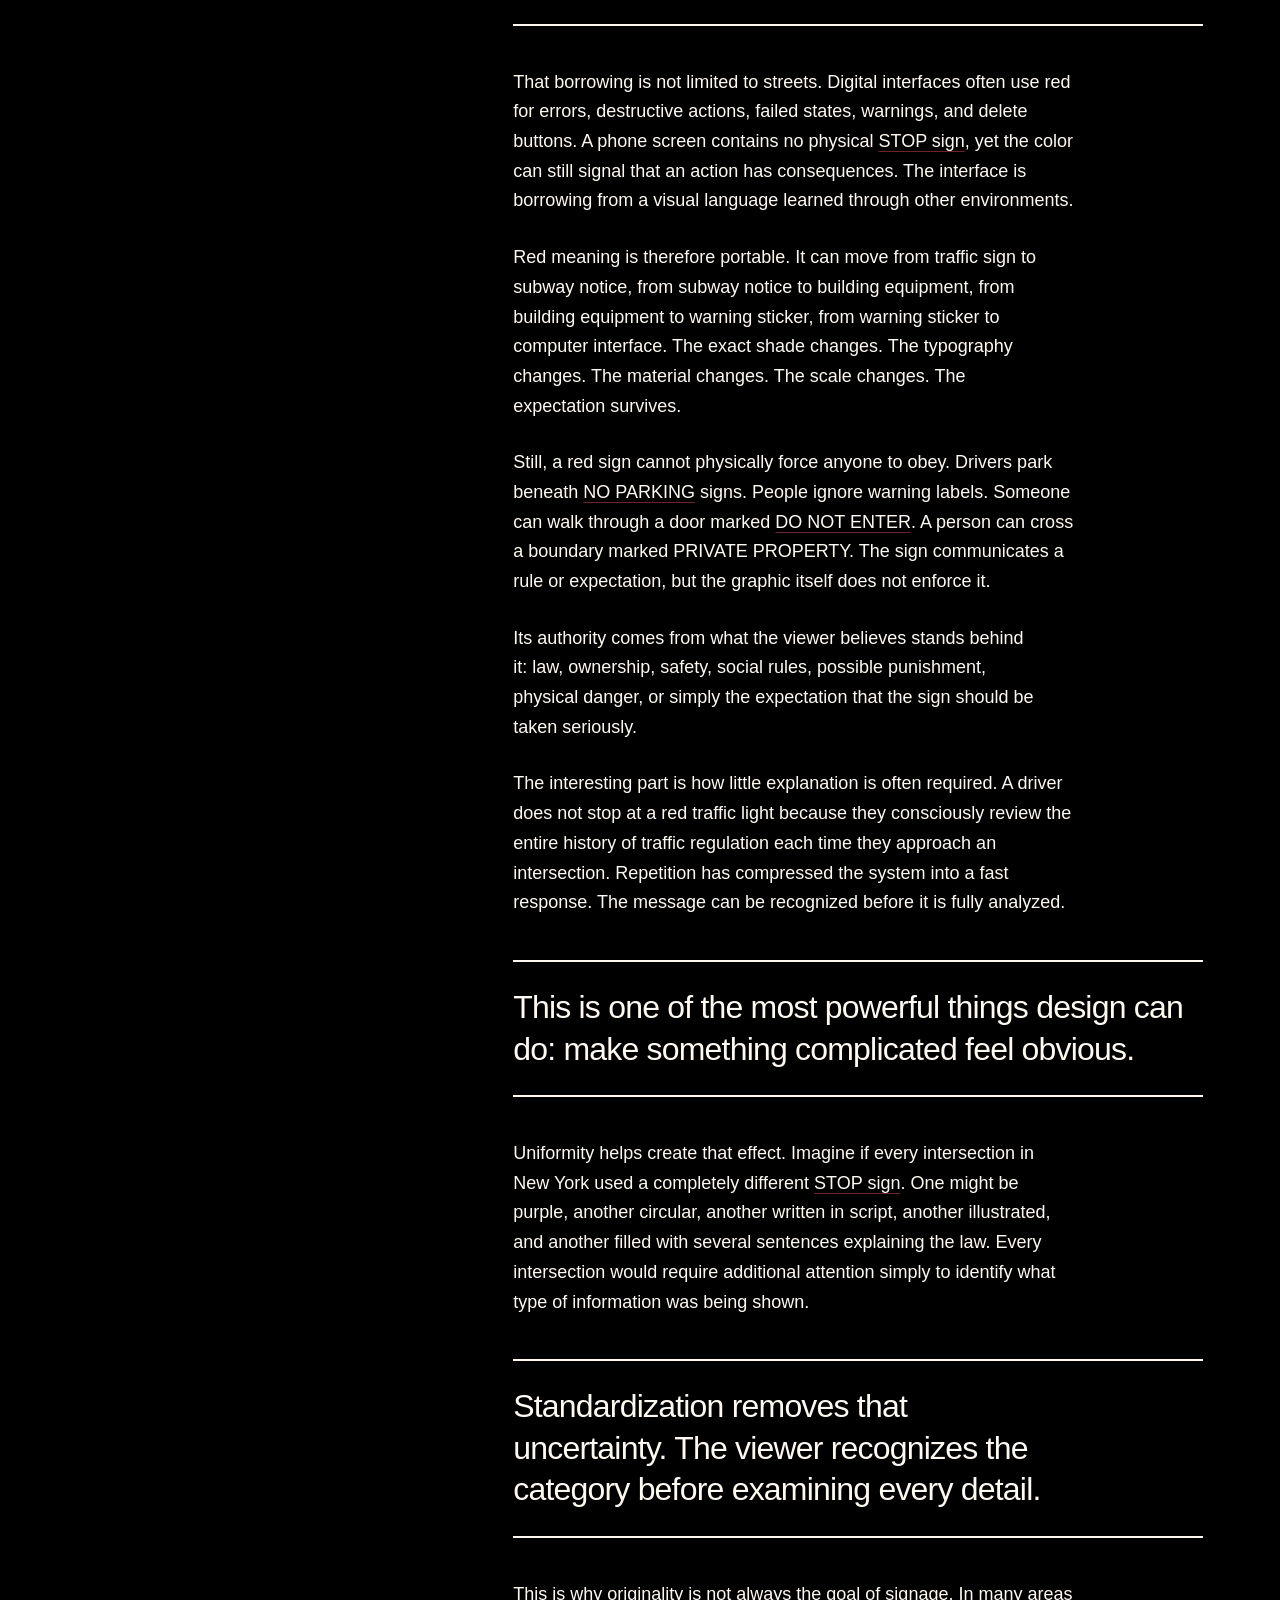
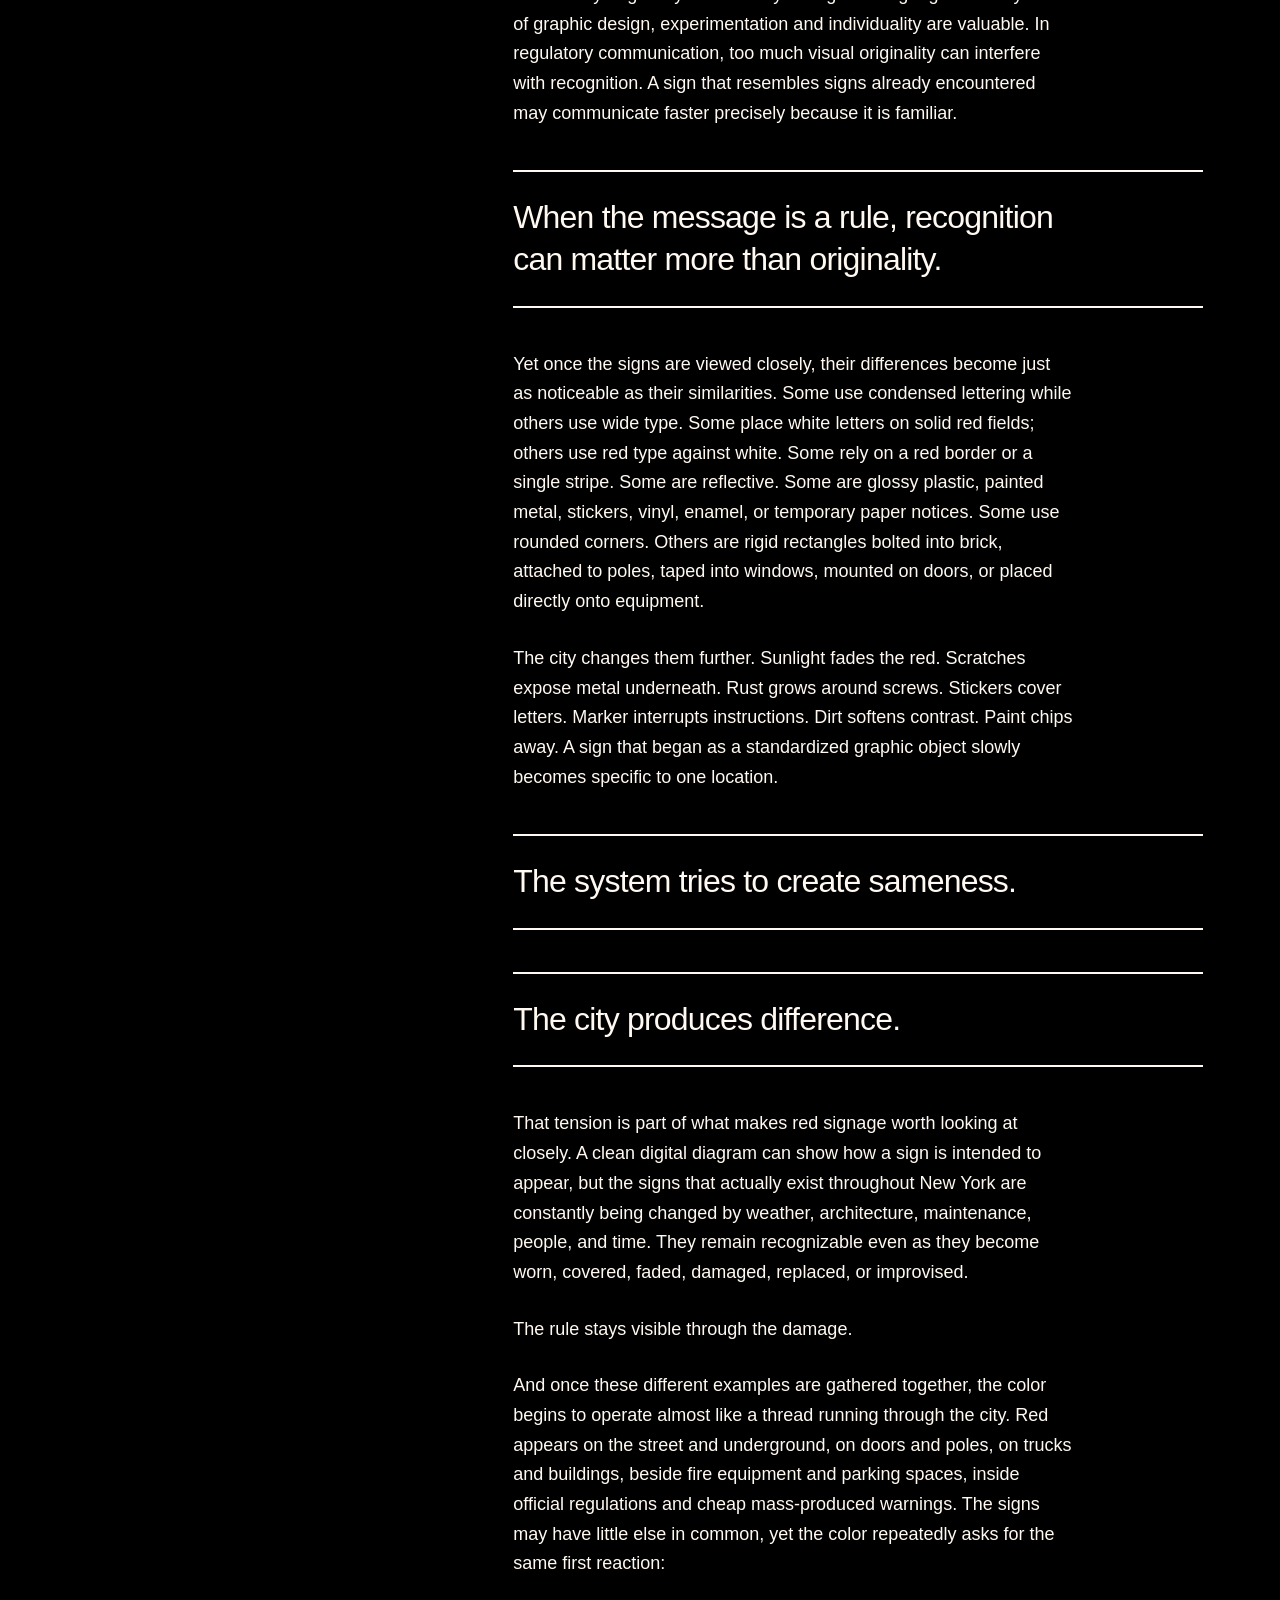
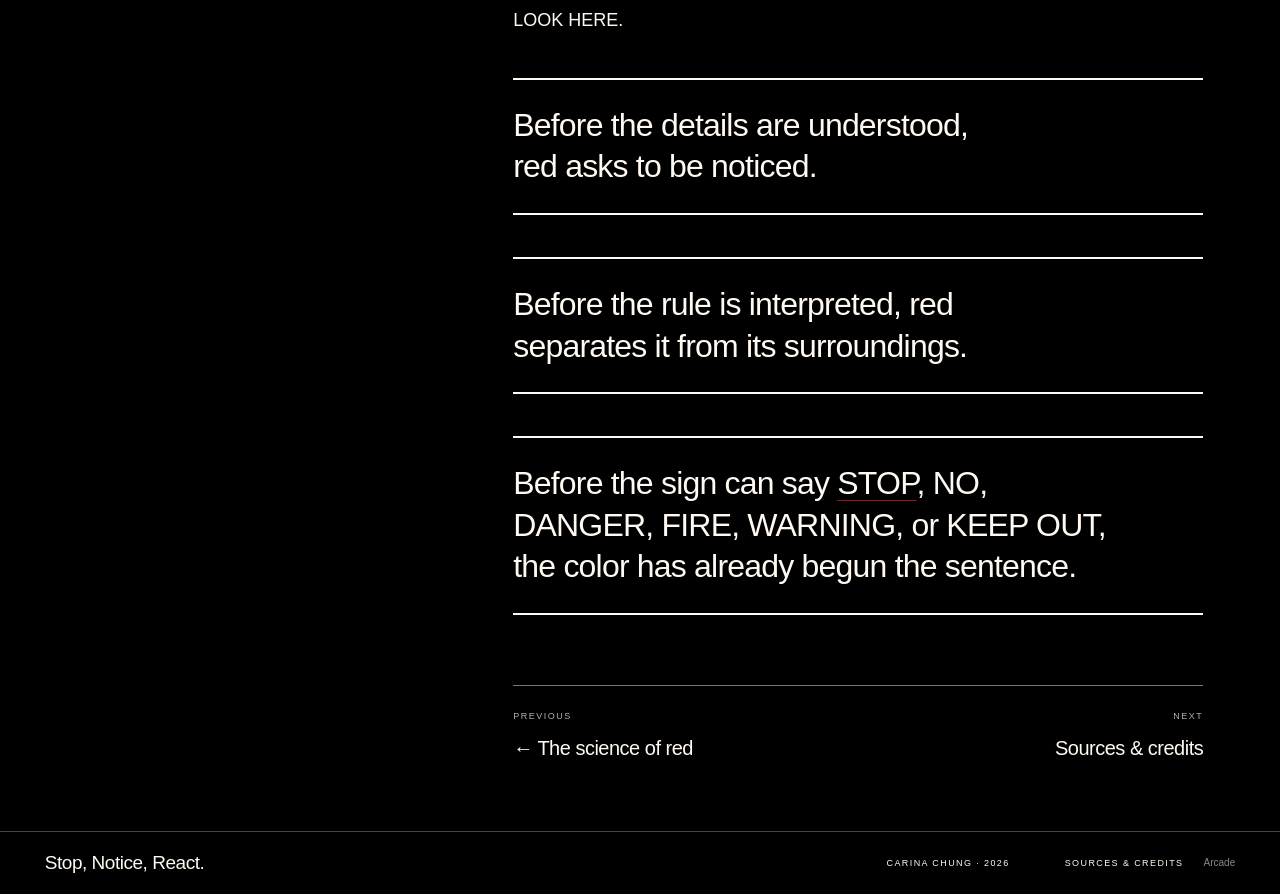
<file: red-is-powerful.html>
<!doctype html>
<html lang="en">
  <head>
    <meta charset="utf-8" />
    <meta name="viewport" content="width=device-width,initial-scale=1" />
    <meta name="theme-color" content="#000000" />
    <title>Red is Powerful. — RED SIGNS</title>
    <meta
      name="description"
      content="A chapter from RED SIGNS by Carina Chung: Red is Powerful.."
    />
    <link rel="stylesheet" href="style.css?v=20261020-outline" />
    <script src="story-signs.js?v=20261020" defer></script>
  </head>
  <body class="story-page">
    <header><a class="brand" href="index.html">RED SIGNS</a><nav class="site-nav" aria-label="Main navigation"><a href="index.html">Home</a><a href="signs.html">Signs</a><a href="contents.html" aria-current="page">The story</a></nav></header>
    <div class="story-hero">
      <a class="story-back" href="contents.html">← THE STORY</a>
      <h1>Red is Powerful.</h1>
      <p class="reading-meta">11 MIN READ <span>WORDS BY CARINA CHUNG</span></p>
    </div>
    <main class="article-main">
      <aside class="chapter-sidebar">
        <p>IN THIS PROJECT</p>
        <nav aria-label="Story chapters">
          <a href="prologue.html">Prologue</a><a href="history.html">History of red</a
          ><a href="the-specific-red.html">The specific red</a
          ><a href="science.html">The science of red</a
          ><a href="red-is-powerful.html" aria-current="page">Red is Powerful.</a
          ><a href="sources.html">Sources &amp; credits</a
          ><a href="about.html">About the project</a>
        </nav>
      </aside>
      <article class="article-body" aria-label="Red is Powerful.">
        <p>
          Look only at the language printed across red signs and a pattern starts to appear almost
          immediately: red repeatedly sits beside restrictions. <a class="sign-reference" href="signs.html?sign=no-parking-r8-3">NO PARKING</a>. <a class="sign-reference" href="signs.html?sign=no-standing-any-time">NO STANDING</a>. <a class="sign-reference" href="signs.html?sign=no-stopping-any-time">NO
          STOPPING</a>. NO SMOKING. NO TRESPASSING. <a class="sign-reference" href="signs.html?sign=do-not-enter">DO NOT ENTER</a>. KEEP OUT. PRIVATE PROPERTY. DANGER.
          <a class="sign-reference" href="signs.html?sign=stop">STOP</a>. These signs describe different situations, but most of them establish some kind of
          limit. They tell a body where it cannot go, a driver where a vehicle cannot remain, a
          smoker where an action is prohibited, or a visitor where private space begins. Across
          streets, buildings, subway platforms, storefronts, utility systems, construction sites,
          and emergency equipment, red appears again and again when information is meant to feel
          urgent, official, or difficult to ignore.
        </p>
        <p>
          It would be easy to conclude from this repetition that red naturally means NO, but red by
          itself has no single fixed meaning. A red apple does not prohibit anything. A red sweater
          is not an emergency. A red rose can communicate affection rather than danger. The color
          becomes serious because of what surrounds it: words, symbols, shapes, materials,
          placement, and previous experience. A red rectangle containing <a class="sign-reference" href="signs.html?sign=no-parking-r8-3">NO PARKING</a> on a street pole
          is understood differently from the same red rectangle hanging as an artwork on a gallery
          wall. The color has not changed, but the situation around it has.
        </p>
        <p>
          At the same time, every red sign benefits from the red signs that came before it. Years of
          seeing red beside <a class="sign-reference" href="signs.html?sign=stop">STOP</a>, DANGER, NO, fire equipment, prohibition symbols, emergency
          buttons, and warning labels build up a visual expectation. A new red sign does not have to
          teach the viewer from the beginning. It enters a language that already exists.
        </p>
        <blockquote>
          RED DOES NOT CREATE THE RULE.<br />
          It HELPS THE RULE LOOK LIKE A RULE.
        </blockquote>
        <p>
          This creates a cycle. Systems use red because people already recognize it as significant,
          while people continue to recognize red as significant because systems keep using it. The
          more often the connection appears, the more natural it begins to feel. What is actually
          learned through repetition starts to seem instinctive.
        </p>
        <p>
          Psychological research can help explain part of this effect, but color does not operate
          like a universal switch that produces the same reaction every time. Studies have connected
          red with attention, emotional intensity, avoidance, dominance, and urgency under
          particular conditions, but researchers also emphasize that context matters. Saturation,
          brightness, surrounding colors, culture, the object carrying the color, and the task a
          person is performing can all affect how red is interpreted. A red wall, a red warning
          light, a red dress, and a red <a class="sign-reference" href="signs.html?sign=stop">STOP sign</a> may share a color family while producing
          completely different meanings.
        </p>
        <p>
          Red signage works because several systems operate at once. The color creates contrast.
          Typography makes the message direct. Familiar symbols reduce the amount of reading
          required. Placement attaches the instruction to a real location. Official standards make
          certain designs repeat throughout the city. Unofficial signs imitate those designs because
          people already understand them. Over time, repetition connects all of these separate
          elements until the combination begins to feel obvious.
        </p>
        <p>
          Typography is especially important. Many regulatory and warning signs use uppercase
          letters, sans-serif typefaces, heavy weights, and short phrases because the message needs
          to be recognized quickly. The language is rarely conversational. A sign does not say, “We
          would appreciate it if you avoided smoking in this area.” It says NO SMOKING. It does not
          explain, “The owner would prefer that members of the public stay outside this property.”
          It says KEEP OUT.
        </p>
        <p>
          The shortening removes personality from the message. There is no visible speaker and
          usually no room for negotiation. The sign simply states a condition.
        </p>
        <p>
          The word NO is one of the clearest examples. Two letters can transform almost any action
          into a restriction. PARKING becomes <a class="sign-reference" href="signs.html?sign=no-parking-r8-3">NO PARKING</a>. SMOKING becomes NO SMOKING. TRESPASSING
          becomes NO TRESPASSING. ENTRY becomes NO ENTRY. The viewer may recognize the large red NO
          before reading the smaller word that explains what is being prohibited. Visual hierarchy
          decides the order in which information arrives.
        </p>
        <p>
          The red prohibition slash performs nearly the same function without language. Place it
          over a cigarette and the image becomes NO SMOKING. Place it over a bicycle, phone,
          pedestrian, dog, or another object and the grammar remains understandable. The symbol
          identifies the subject; the red diagonal line changes the subject into a restriction.
        </p>
        <blockquote>Color becomes part of the sentence.</blockquote>
        <p>
          Parking signs make this system more complicated. From a distance, a viewer may recognize
          that some kind of restriction exists, yet understanding exactly what is permitted can
          require much more reading. <a class="sign-reference" href="signs.html?sign=no-parking-r8-3">NO PARKING</a>, <a class="sign-reference" href="signs.html?sign=no-standing-any-time">NO STANDING</a>, and <a class="sign-reference" href="signs.html?sign=no-stopping-any-time">NO STOPPING</a> describe different
          restrictions under New York traffic rules, while smaller lines add times, days, vehicle
          categories, arrows, exceptions, and other conditions. The sign communicates at more than
          one speed. Red and large typography establish the category first. Smaller information
          explains the details afterward.
        </p>
        <p>
          That layered reading appears throughout urban signage. From across the street, the red may
          be visible before any word can be read. Moving closer makes the main command legible. Only
          after that do smaller instructions become clear. Some signs may even contain terms such as
          STANDPIPE, SPRINKLER, FIRE DEPARTMENT CONNECTION, SIAMESE CONNECTION, or other technical
          language that requires outside knowledge to fully understand. The sign therefore unfolds
          in stages: color, category, instruction, system.
        </p>
        <p>
          Location makes those instructions real. A NO TRESPASSING sign matters because it sits at
          an actual boundary. A NO SMOKING notice inside the subway refers to behavior in that
          particular environment. A parking sign controls a specific section of curb because of
          where the pole stands and which direction its arrows point. A red fire-safety plate
          identifies equipment because it has been installed beside the system it describes.
        </p>
        <p>The graphic object does not operate alone.</p>
        <blockquote>THE CITY COMPLETES THE SIGN.</blockquote>
        <p>
          Once these signs are placed together inside RED SIGNS, however, their original separation
          begins to disappear. A parking regulation can sit beside a fire-department connection. A
          subway warning can appear beside a PRIVATE PROPERTY sign. A building label can resemble a
          traffic sign even though the two belong to completely different systems. What connects
          them is not necessarily function, manufacturer, neighborhood, or authority. It is their
          shared visual language.
        </p>
        <p>
          This makes repetition easier to notice. On the street, similar red signs may be separated
          by several blocks, different buildings, or completely different environments. In the book,
          those distances collapse. A red band above <a class="sign-reference" href="signs.html?sign=no-parking-r8-3">NO PARKING</a> can suddenly echo the red border
          around a fire-safety notice. A prohibition symbol from the subway can resemble one
          attached to the window of a storefront. A mass-produced warning sign can visually align
          with a highly regulated traffic sign.
        </p>
        <p>
          The individual signs belong to different systems, but together they reveal a larger one.
        </p>
        <p>
          Red also gains strength because the city is not entirely red. Street names, maps,
          advertisements, storefronts, accessibility information, subway graphics, construction
          markings, screens, posters, vehicles, graffiti, architecture, and countless other surfaces
          use different colors. Against that environment, a concentrated area of red can separate
          itself from surrounding information.
        </p>
        <blockquote>Red needs everything that is not red.</blockquote>
        <p>
          If every sign, wall, object, advertisement, and instruction in New York were red, the
          color would no longer function as an interruption. Its power comes partly from contrast.
          The same principle can operate inside the publication. A red page, red headline, red
          symbol, or red block of type becomes stronger when it interrupts pages that are mostly
          white, black, or neutral. If everything is emphasized, emphasis disappears.
        </p>
        <p>
          The visual density of New York makes this especially important. A single sign may have to
          compete with storefront graphics, advertisements, traffic lights, scaffolding,
          pedestrians, vehicles, windows, trees, graffiti, screens, awnings, construction materials,
          architecture, and dozens of other signs. Visibility is not simply about using the
          brightest possible color. A sign needs to separate itself from whatever surrounds it while
          still belonging to a recognizable system.
        </p>
        <p>
          This is where official and unofficial signage begin to overlap. Government and safety
          systems may rely on technical standards, specified colors, reflectivity requirements,
          controlled dimensions, and established symbol systems. A generic PRIVATE PROPERTY or NO
          TRESPASSING sign may be produced with far fewer regulations behind it. Yet the two can
          look remarkably similar because the unofficial sign borrows a visual language that has
          already been established elsewhere.
        </p>
        <blockquote>
          A generic red warning does not need to invent authority from nothing. It can imitate the
          appearance of authority.
        </blockquote>
        <blockquote>
          Red border. White background. Bold uppercase type. Short command. Familiar symbol.
        </blockquote>
        <blockquote>The viewer has seen the formula before.</blockquote>
        <p>
          That borrowing is not limited to streets. Digital interfaces often use red for errors,
          destructive actions, failed states, warnings, and delete buttons. A phone screen contains
          no physical <a class="sign-reference" href="signs.html?sign=stop">STOP sign</a>, yet the color can still signal that an action has consequences. The
          interface is borrowing from a visual language learned through other environments.
        </p>
        <p>
          Red meaning is therefore portable. It can move from traffic sign to subway notice, from
          subway notice to building equipment, from building equipment to warning sticker, from
          warning sticker to computer interface. The exact shade changes. The typography changes.
          The material changes. The scale changes. The expectation survives.
        </p>
        <p>
          Still, a red sign cannot physically force anyone to obey. Drivers park beneath <a class="sign-reference" href="signs.html?sign=no-parking-r8-3">NO PARKING</a>
          signs. People ignore warning labels. Someone can walk through a door marked <a class="sign-reference" href="signs.html?sign=do-not-enter">DO NOT ENTER</a>.
          A person can cross a boundary marked PRIVATE PROPERTY. The sign communicates a rule or
          expectation, but the graphic itself does not enforce it.
        </p>
        <p>
          Its authority comes from what the viewer believes stands behind it: law, ownership,
          safety, social rules, possible punishment, physical danger, or simply the expectation that
          the sign should be taken seriously.
        </p>
        <p>
          The interesting part is how little explanation is often required. A driver does not stop
          at a red traffic light because they consciously review the entire history of traffic
          regulation each time they approach an intersection. Repetition has compressed the system
          into a fast response. The message can be recognized before it is fully analyzed.
        </p>
        <blockquote>
          This is one of the most powerful things design can do: make something complicated feel
          obvious.
        </blockquote>
        <p>
          Uniformity helps create that effect. Imagine if every intersection in New York used a
          completely different <a class="sign-reference" href="signs.html?sign=stop">STOP sign</a>. One might be purple, another circular, another written in
          script, another illustrated, and another filled with several sentences explaining the law.
          Every intersection would require additional attention simply to identify what type of
          information was being shown.
        </p>
        <blockquote>
          Standardization removes that uncertainty. The viewer recognizes the category before
          examining every detail.
        </blockquote>
        <p>
          This is why originality is not always the goal of signage. In many areas of graphic
          design, experimentation and individuality are valuable. In regulatory communication, too
          much visual originality can interfere with recognition. A sign that resembles signs
          already encountered may communicate faster precisely because it is familiar.
        </p>
        <blockquote>
          When the message is a rule, recognition can matter more than originality.
        </blockquote>
        <p>
          Yet once the signs are viewed closely, their differences become just as noticeable as
          their similarities. Some use condensed lettering while others use wide type. Some place
          white letters on solid red fields; others use red type against white. Some rely on a red
          border or a single stripe. Some are reflective. Some are glossy plastic, painted metal,
          stickers, vinyl, enamel, or temporary paper notices. Some use rounded corners. Others are
          rigid rectangles bolted into brick, attached to poles, taped into windows, mounted on
          doors, or placed directly onto equipment.
        </p>
        <p>
          The city changes them further. Sunlight fades the red. Scratches expose metal underneath.
          Rust grows around screws. Stickers cover letters. Marker interrupts instructions. Dirt
          softens contrast. Paint chips away. A sign that began as a standardized graphic object
          slowly becomes specific to one location.
        </p>
        <blockquote>The system tries to create sameness.</blockquote>
        <blockquote>The city produces difference.</blockquote>
        <p>
          That tension is part of what makes red signage worth looking at closely. A clean digital
          diagram can show how a sign is intended to appear, but the signs that actually exist
          throughout New York are constantly being changed by weather, architecture, maintenance,
          people, and time. They remain recognizable even as they become worn, covered, faded,
          damaged, replaced, or improvised.
        </p>
        <p>The rule stays visible through the damage.</p>
        <p>
          And once these different examples are gathered together, the color begins to operate
          almost like a thread running through the city. Red appears on the street and underground,
          on doors and poles, on trucks and buildings, beside fire equipment and parking spaces,
          inside official regulations and cheap mass-produced warnings. The signs may have little
          else in common, yet the color repeatedly asks for the same first reaction:
        </p>
        <p>LOOK HERE.</p>
        <blockquote>Before the details are understood, red asks to be noticed.</blockquote>
        <blockquote>
          Before the rule is interpreted, red separates it from its surroundings.
        </blockquote>
        <blockquote>
          Before the sign can say <a class="sign-reference" href="signs.html?sign=stop">STOP</a>, NO, DANGER, FIRE, WARNING, or KEEP OUT, the color has
          already begun the sentence.
        </blockquote>
        <nav class="chapter-next" aria-label="Next and previous chapters">
          <a href="science.html"><small>PREVIOUS</small><span>← The science of red</span></a
          ><a href="sources.html"><small>NEXT</small><span>Sources &amp; credits</span></a>
        </nav>
      </article>
    </main>
    <footer>
      <span class="footer-statement">Stop, Notice, React.</span
      ><span class="credit">CARINA CHUNG · 2026</span
      ><a href="sources.html">SOURCES & CREDITS</a>
    <a class="arcade-corner" href="arcade.html" title="A little arcade detour">Arcade</a></footer>
  </body>
</html>
</file>
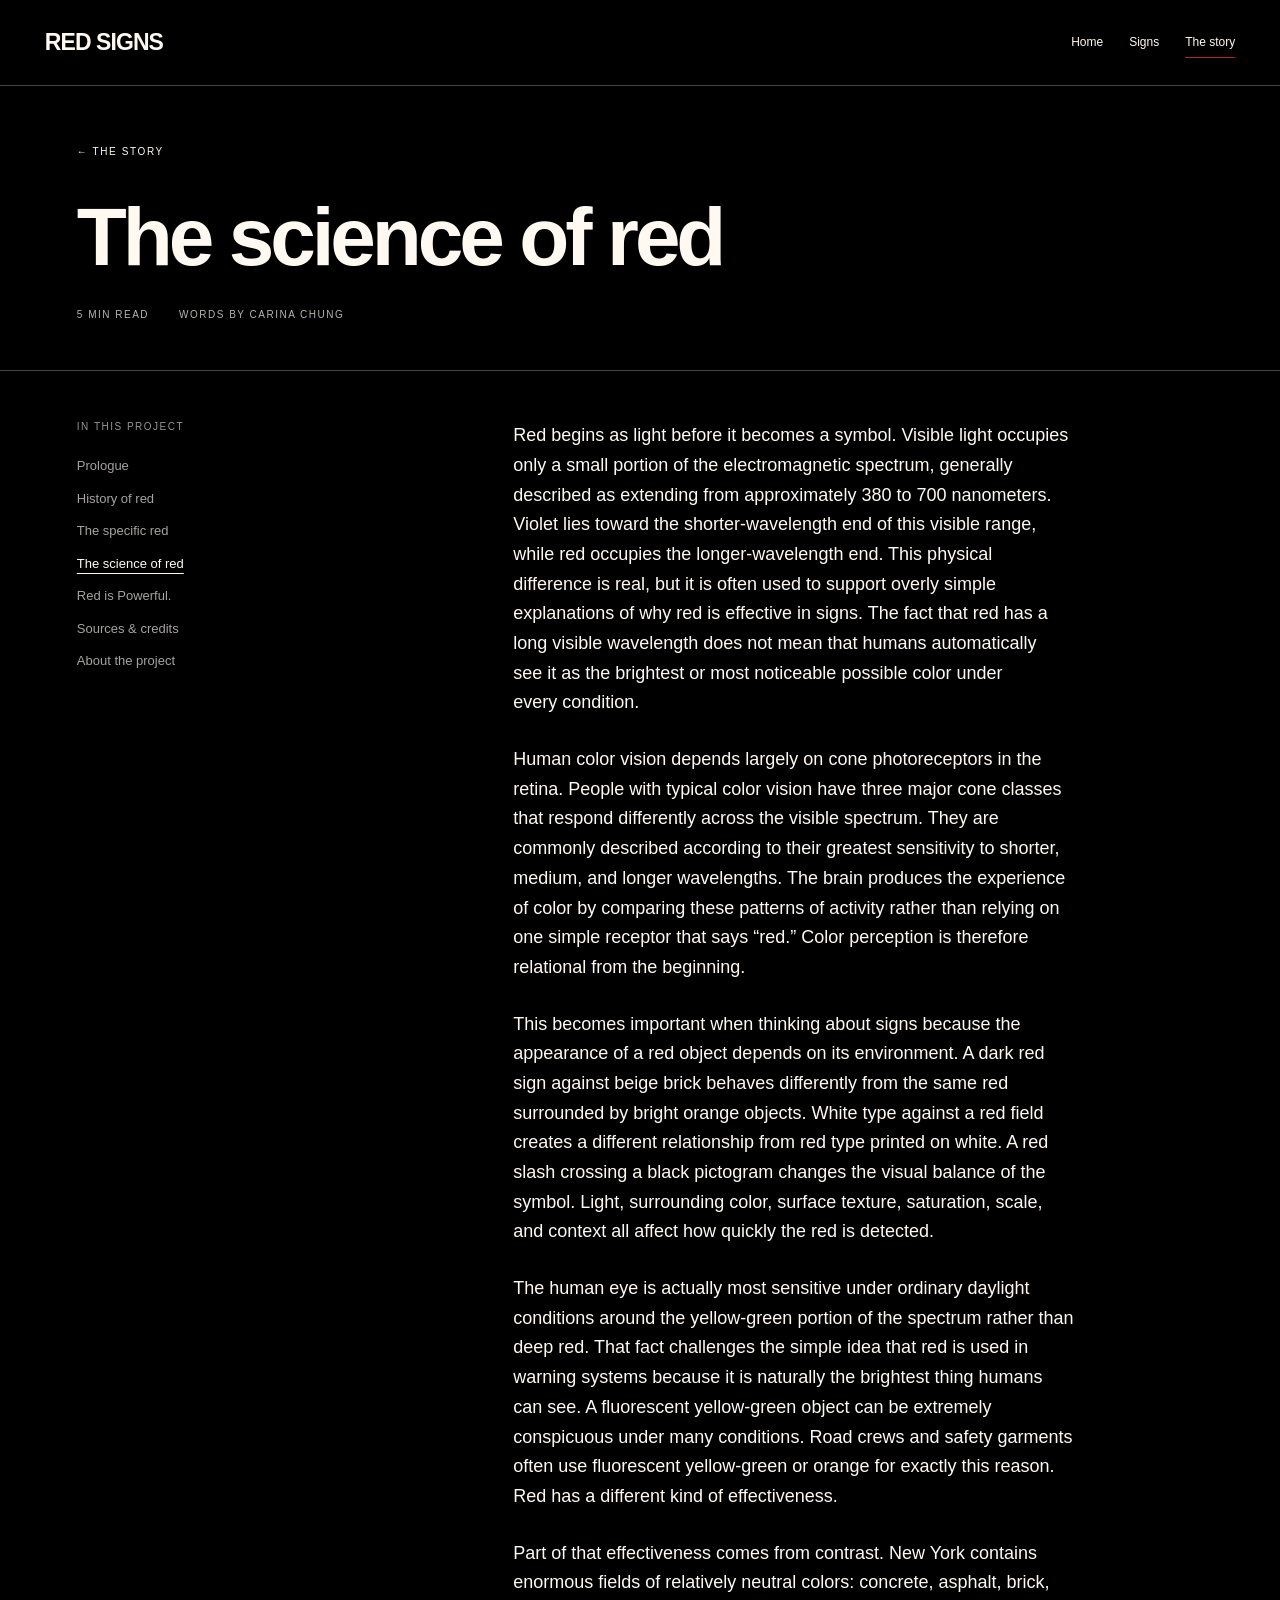
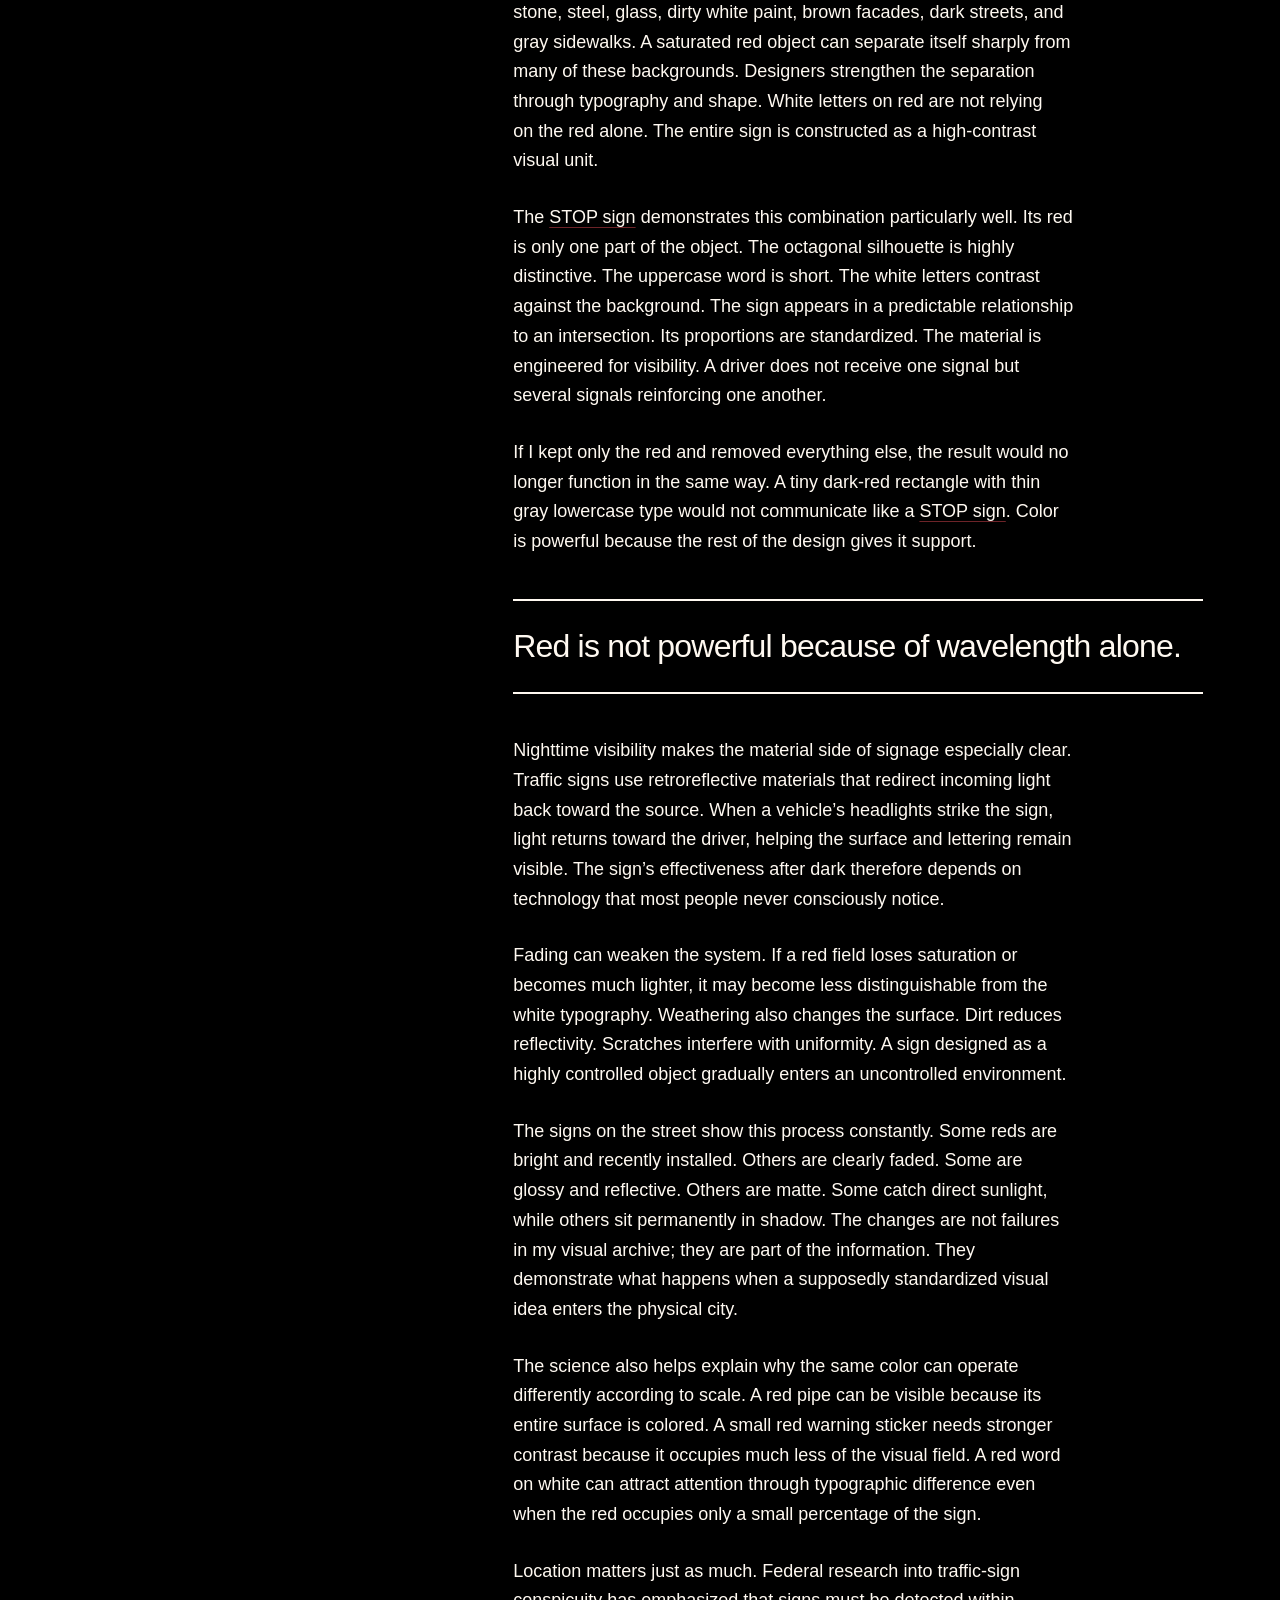
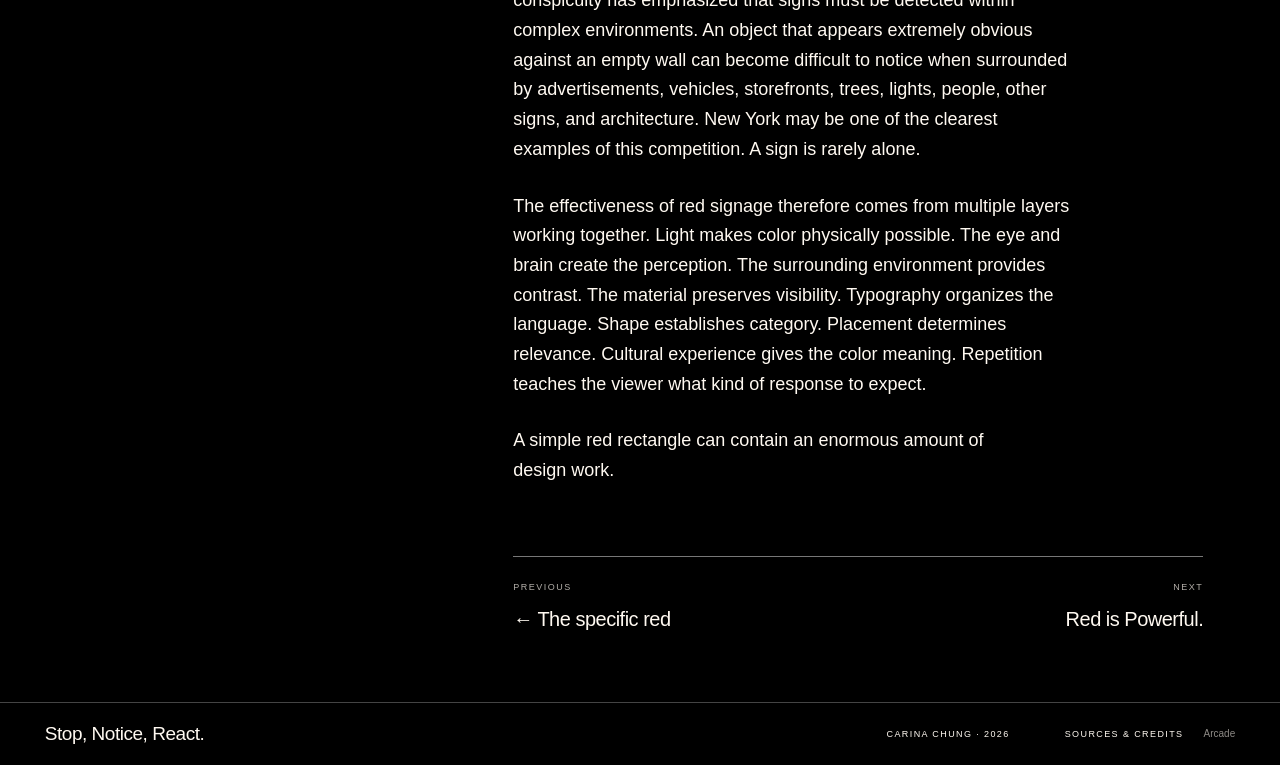
<file: science.html>
<!doctype html>
<html lang="en">
  <head>
    <meta charset="utf-8" />
    <meta name="viewport" content="width=device-width,initial-scale=1" />
    <meta name="theme-color" content="#000000" />
    <title>The science of red — RED SIGNS</title>
    <meta
      name="description"
      content="A chapter from RED SIGNS by Carina Chung: The science of red."
    />
    <link rel="stylesheet" href="style.css?v=20261020-outline" />
    <script src="story-signs.js?v=20261020" defer></script>
  </head>
  <body class="story-page">
    <header><a class="brand" href="index.html">RED SIGNS</a><nav class="site-nav" aria-label="Main navigation"><a href="index.html">Home</a><a href="signs.html">Signs</a><a href="contents.html" aria-current="page">The story</a></nav></header>
    <div class="story-hero">
      <a class="story-back" href="contents.html">← THE STORY</a>
      <h1>The science of red</h1>
      <p class="reading-meta">5 MIN READ <span>WORDS BY CARINA CHUNG</span></p>
    </div>
    <main class="article-main">
      <aside class="chapter-sidebar">
        <p>IN THIS PROJECT</p>
        <nav aria-label="Story chapters">
          <a href="prologue.html">Prologue</a><a href="history.html">History of red</a
          ><a href="the-specific-red.html">The specific red</a
          ><a href="science.html" aria-current="page">The science of red</a
          ><a href="red-is-powerful.html">Red is Powerful.</a
          ><a href="sources.html">Sources &amp; credits</a
          ><a href="about.html">About the project</a>
        </nav>
      </aside>
      <article class="article-body" aria-label="The science of red">
        <p>
          Red begins as light before it becomes a symbol. Visible light occupies only a small
          portion of the electromagnetic spectrum, generally described as extending from
          approximately 380 to 700 nanometers. Violet lies toward the shorter-wavelength end of this
          visible range, while red occupies the longer-wavelength end. This physical difference is
          real, but it is often used to support overly simple explanations of why red is effective
          in signs. The fact that red has a long visible wavelength does not mean that humans
          automatically see it as the brightest or most noticeable possible color under every
          condition.
        </p>
        <p>
          Human color vision depends largely on cone photoreceptors in the retina. People with
          typical color vision have three major cone classes that respond differently across the
          visible spectrum. They are commonly described according to their greatest sensitivity to
          shorter, medium, and longer wavelengths. The brain produces the experience of color by
          comparing these patterns of activity rather than relying on one simple receptor that says
          “red.” Color perception is therefore relational from the beginning.
        </p>
        <p>
          This becomes important when thinking about signs because the appearance of a red object
          depends on its environment. A dark red sign against beige brick behaves differently from
          the same red surrounded by bright orange objects. White type against a red field creates a
          different relationship from red type printed on white. A red slash crossing a black
          pictogram changes the visual balance of the symbol. Light, surrounding color, surface
          texture, saturation, scale, and context all affect how quickly the red is detected.
        </p>
        <p>
          The human eye is actually most sensitive under ordinary daylight conditions around the
          yellow-green portion of the spectrum rather than deep red. That fact challenges the simple
          idea that red is used in warning systems because it is naturally the brightest thing
          humans can see. A fluorescent yellow-green object can be extremely conspicuous under many
          conditions. Road crews and safety garments often use fluorescent yellow-green or orange
          for exactly this reason. Red has a different kind of effectiveness.
        </p>
        <p>
          Part of that effectiveness comes from contrast. New York contains enormous fields of
          relatively neutral colors: concrete, asphalt, brick, stone, steel, glass, dirty white
          paint, brown facades, dark streets, and gray sidewalks. A saturated red object can
          separate itself sharply from many of these backgrounds. Designers strengthen the
          separation through typography and shape. White letters on red are not relying on the red
          alone. The entire sign is constructed as a high-contrast visual unit.
        </p>
        <p>
          The <a class="sign-reference" href="signs.html?sign=stop">STOP sign</a> demonstrates this combination particularly well. Its red is only one part of
          the object. The octagonal silhouette is highly distinctive. The uppercase word is short.
          The white letters contrast against the background. The sign appears in a predictable
          relationship to an intersection. Its proportions are standardized. The material is
          engineered for visibility. A driver does not receive one signal but several signals
          reinforcing one another.
        </p>
        <p>
          If I kept only the red and removed everything else, the result would no longer function in
          the same way. A tiny dark-red rectangle with thin gray lowercase type would not
          communicate like a <a class="sign-reference" href="signs.html?sign=stop">STOP sign</a>. Color is powerful because the rest of the design gives it
          support.
        </p>
        <blockquote>Red is not powerful because of wavelength alone.</blockquote>
        <p>
          Nighttime visibility makes the material side of signage especially clear. Traffic signs
          use retroreflective materials that redirect incoming light back toward the source. When a
          vehicle’s headlights strike the sign, light returns toward the driver, helping the surface
          and lettering remain visible. The sign’s effectiveness after dark therefore depends on
          technology that most people never consciously notice.
        </p>
        <p>
          Fading can weaken the system. If a red field loses saturation or becomes much lighter, it
          may become less distinguishable from the white typography. Weathering also changes the
          surface. Dirt reduces reflectivity. Scratches interfere with uniformity. A sign designed
          as a highly controlled object gradually enters an uncontrolled environment.
        </p>
        <p>
          The signs on the street show this process constantly. Some reds are bright and recently
          installed. Others are clearly faded. Some are glossy and reflective. Others are matte.
          Some catch direct sunlight, while others sit permanently in shadow. The changes are not
          failures in my visual archive; they are part of the information. They demonstrate what
          happens when a supposedly standardized visual idea enters the physical city.
        </p>
        <p>
          The science also helps explain why the same color can operate differently according to
          scale. A red pipe can be visible because its entire surface is colored. A small red
          warning sticker needs stronger contrast because it occupies much less of the visual field.
          A red word on white can attract attention through typographic difference even when the red
          occupies only a small percentage of the sign.
        </p>
        <p>
          Location matters just as much. Federal research into traffic-sign conspicuity has
          emphasized that signs must be detected within complex environments. An object that appears
          extremely obvious against an empty wall can become difficult to notice when surrounded by
          advertisements, vehicles, storefronts, trees, lights, people, other signs, and
          architecture. New York may be one of the clearest examples of this competition. A sign is
          rarely alone.
        </p>
        <p>
          The effectiveness of red signage therefore comes from multiple layers working together.
          Light makes color physically possible. The eye and brain create the perception. The
          surrounding environment provides contrast. The material preserves visibility. Typography
          organizes the language. Shape establishes category. Placement determines relevance.
          Cultural experience gives the color meaning. Repetition teaches the viewer what kind of
          response to expect.
        </p>
        <p>A simple red rectangle can contain an enormous amount of design work.</p>
        <nav class="chapter-next" aria-label="Next and previous chapters">
          <a href="the-specific-red.html"><small>PREVIOUS</small><span>← The specific red</span></a
          ><a href="red-is-powerful.html"><small>NEXT</small><span>Red is Powerful.</span></a>
        </nav>
      </article>
    </main>
    <footer>
      <span class="footer-statement">Stop, Notice, React.</span
      ><span class="credit">CARINA CHUNG · 2026</span
      ><a href="sources.html">SOURCES & CREDITS</a>
    <a class="arcade-corner" href="arcade.html" title="A little arcade detour">Arcade</a></footer>
  </body>
</html>
</file>
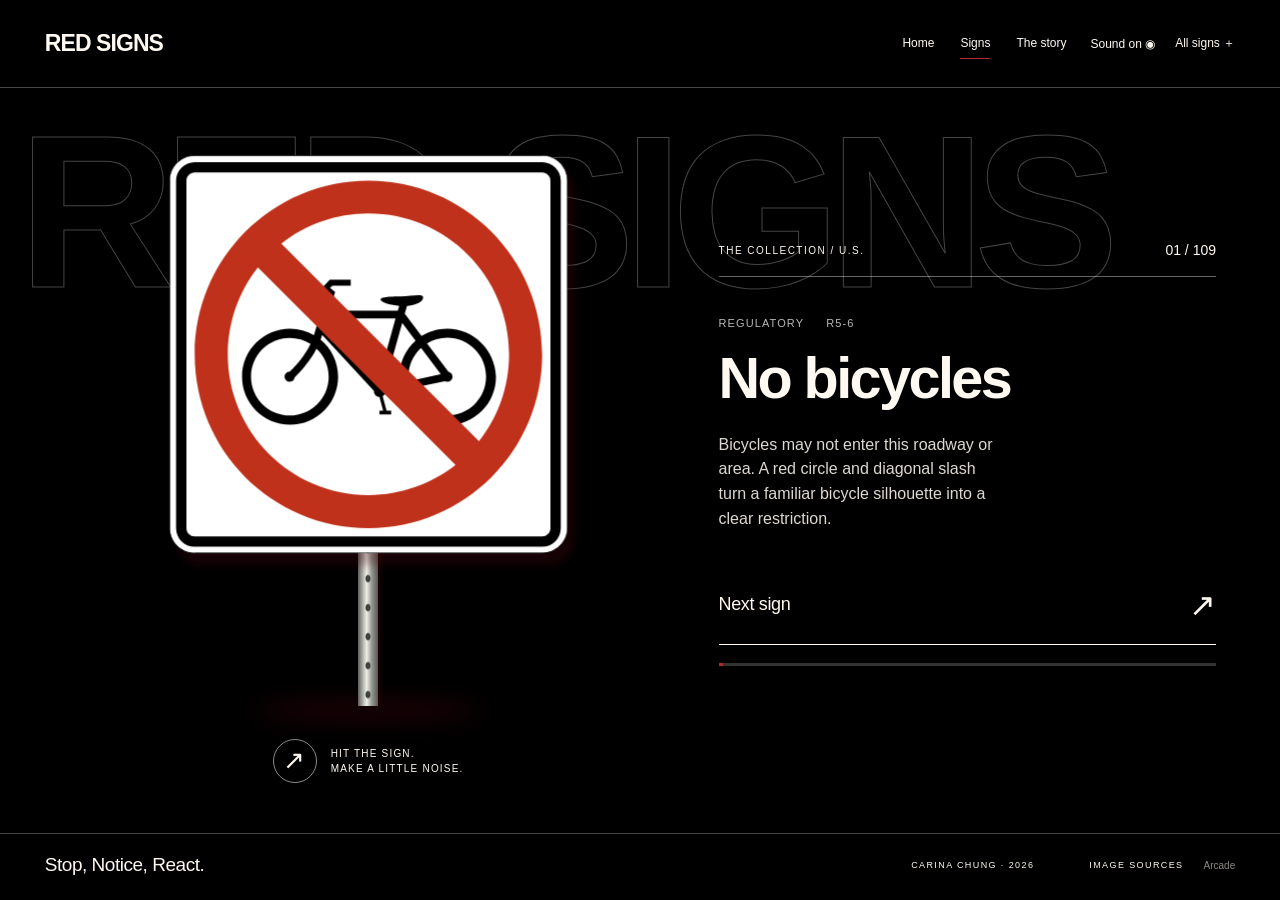
<file: signs.html>
<!doctype html>
<html lang="en">
  <head>
    <meta charset="utf-8" />
    <meta name="viewport" content="width=device-width,initial-scale=1" />
    <title>RED SIGNS — Carina Chung</title>
    <meta
      name="description"
      content="Stop, Notice, React. An interactive collection of red U.S. road signs by Carina Chung."
    />
    <meta name="theme-color" content="#000000" />
    <link rel="stylesheet" href="style.css?v=20261020-outline" />
    <script src="script.js?v=sign-links-2" defer></script>
  </head>
  <body>
    <header><a class="brand" href="index.html">RED SIGNS</a><nav class="site-nav" aria-label="Main navigation"><a href="index.html">Home</a><a href="signs.html" aria-current="page">Signs</a><a href="contents.html">The story</a></nav><div class="collection-controls"><button id="soundToggle" aria-pressed="true">Sound on ◉</button><button id="archiveButton">All signs ＋</button></div></header>
    <main id="signs">
      <div class="backdrop-type" aria-hidden="true">RED SIGNS</div>
      <section class="sign-area" aria-label="Interactive road sign">
        <div class="stage">
          <div class="ground-shadow"></div>
          <button
            id="signObject"
            class="sign-object"
            aria-label="Hit the no bicycles sign to see the next sign"
          >
            <span class="pole" aria-hidden="true"></span
            ><img
              id="signImage"
              src="assets/no-bicycles.svg"
              alt="No bicycles road sign"
              draggable="false"
            />
          </button>
        </div>
        <p class="hint">
          <span class="hit-icon" aria-hidden="true">↗</span> HIT THE SIGN.<br />MAKE A LITTLE
          NOISE.
        </p>
      </section>
      <section class="info">
        <div class="index-row">
          <span>THE COLLECTION / U.S.</span><span id="counter">01 / 109</span>
        </div>
        <div id="textContent" aria-live="polite" aria-atomic="true">
          <p class="eyebrow"><span id="category">REGULATORY</span> <span id="code">R5-6</span></p>
          <h1 id="title">No bicycles</h1>
          <p id="description">
            Bicycles may not enter this roadway or area. A red circle and diagonal slash turn a
            familiar bicycle silhouette into a clear restriction.
          </p>
        </div>
        <button class="next" id="nextButton">
          <span>Next sign</span><span class="next-arrow" aria-hidden="true">↗</span>
        </button>
        <div class="progress" aria-hidden="true"><span id="progress"></span></div>
      </section>
    </main>
    <footer>
      <span class="footer-statement">Stop, Notice, React.</span
      ><span class="credit">CARINA CHUNG · 2026</span
      ><a
        href="https://en.wikipedia.org/wiki/Road_signs_in_the_United_States"
        target="_blank"
        rel="noopener"
        >IMAGE SOURCES</a
      >
    <a class="arcade-corner" href="arcade.html" title="A little arcade detour">Arcade</a></footer>
    <dialog id="archive" aria-labelledby="archiveTitle">
      <div class="archive-top">
        <h2 id="archiveTitle">The collection.</h2>
        <button id="closeArchive" aria-label="Close collection">Close ×</button>
      </div>
      <div class="archive-search">
        <label for="archiveSearch">Find a sign</label
        ><input
          id="archiveSearch"
          type="search"
          placeholder="Search by name or sign code"
          autocomplete="off"
        /><span id="archiveCount"></span>
      </div>
      <div id="archiveGrid"></div>
    </dialog>
  </body>
</html>
</file>
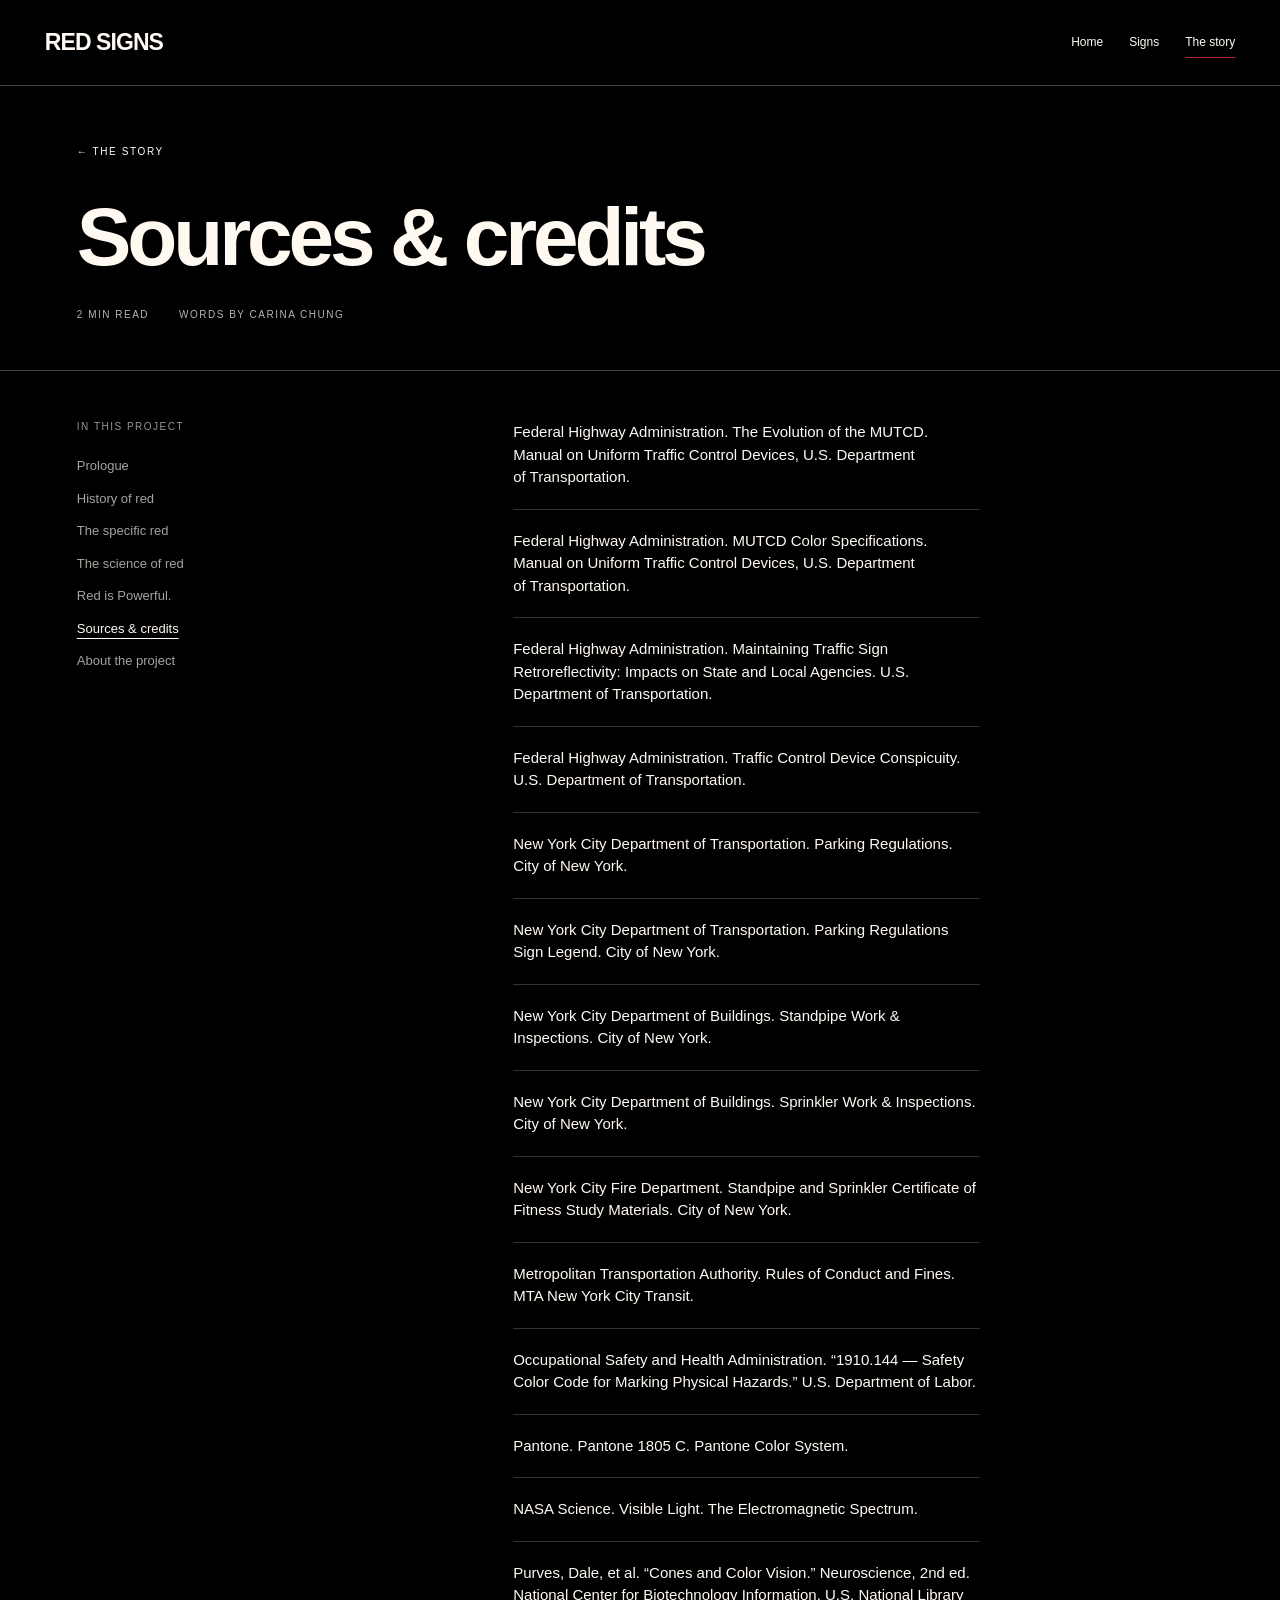
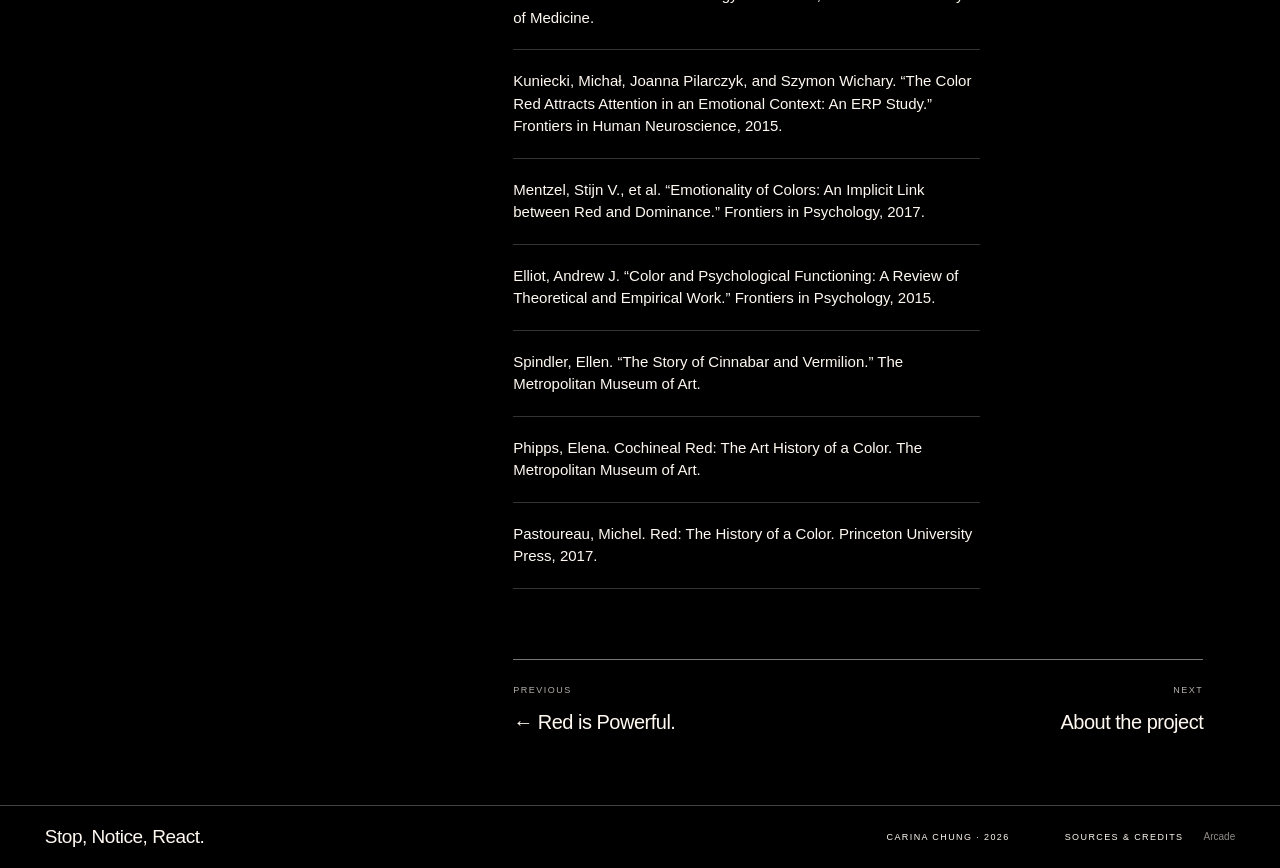
<file: sources.html>
<!doctype html>
<html lang="en">
  <head>
    <meta charset="utf-8" />
    <meta name="viewport" content="width=device-width,initial-scale=1" />
    <meta name="theme-color" content="#000000" />
    <title>Sources &amp; credits — RED SIGNS</title>
    <meta
      name="description"
      content="A chapter from RED SIGNS by Carina Chung: Sources &amp; credits."
    />
    <link rel="stylesheet" href="style.css?v=20261020-outline" />
  </head>
  <body class="story-page">
    <header><a class="brand" href="index.html">RED SIGNS</a><nav class="site-nav" aria-label="Main navigation"><a href="index.html">Home</a><a href="signs.html">Signs</a><a href="contents.html" aria-current="page">The story</a></nav></header>
    <div class="story-hero">
      <a class="story-back" href="contents.html">← THE STORY</a>
      <h1>Sources &amp; credits</h1>
      <p class="reading-meta">2 MIN READ <span>WORDS BY CARINA CHUNG</span></p>
    </div>
    <main class="article-main">
      <aside class="chapter-sidebar">
        <p>IN THIS PROJECT</p>
        <nav aria-label="Story chapters">
          <a href="prologue.html">Prologue</a><a href="history.html">History of red</a
          ><a href="the-specific-red.html">The specific red</a
          ><a href="science.html">The science of red</a
          ><a href="red-is-powerful.html">Red is Powerful.</a
          ><a href="sources.html" aria-current="page">Sources &amp; credits</a
          ><a href="about.html">About the project</a>
        </nav>
      </aside>
      <article class="article-body" aria-label="Sources &amp; credits">
        <p class="reference">
          Federal Highway Administration. The Evolution of the MUTCD. Manual on Uniform Traffic
          Control Devices, U.S. Department of Transportation.
        </p>
        <p class="reference">
          Federal Highway Administration. MUTCD Color Specifications. Manual on Uniform Traffic
          Control Devices, U.S. Department of Transportation.
        </p>
        <p class="reference">
          Federal Highway Administration. Maintaining Traffic Sign Retroreflectivity: Impacts on
          State and Local Agencies. U.S. Department of Transportation.
        </p>
        <p class="reference">
          Federal Highway Administration. Traffic Control Device Conspicuity. U.S. Department of
          Transportation.
        </p>
        <p class="reference">
          New York City Department of Transportation. Parking Regulations. City of New York.
        </p>
        <p class="reference">
          New York City Department of Transportation. Parking Regulations Sign Legend. City of New
          York.
        </p>
        <p class="reference">
          New York City Department of Buildings. Standpipe Work &amp; Inspections. City of New York.
        </p>
        <p class="reference">
          New York City Department of Buildings. Sprinkler Work &amp; Inspections. City of New York.
        </p>
        <p class="reference">
          New York City Fire Department. Standpipe and Sprinkler Certificate of Fitness Study
          Materials. City of New York.
        </p>
        <p class="reference">
          Metropolitan Transportation Authority. Rules of Conduct and Fines. MTA New York City
          Transit.
        </p>
        <p class="reference">
          Occupational Safety and Health Administration. “1910.144 — Safety Color Code for Marking
          Physical Hazards.” U.S. Department of Labor.
        </p>
        <p class="reference">Pantone. Pantone 1805 C. Pantone Color System.</p>
        <p class="reference">NASA Science. Visible Light. The Electromagnetic Spectrum.</p>
        <p class="reference">
          Purves, Dale, et al. “Cones and Color Vision.” Neuroscience, 2nd ed. National Center for
          Biotechnology Information, U.S. National Library of Medicine.
        </p>
        <p class="reference">
          Kuniecki, Michał, Joanna Pilarczyk, and Szymon Wichary. “The Color Red Attracts Attention
          in an Emotional Context: An ERP Study.” Frontiers in Human Neuroscience, 2015.
        </p>
        <p class="reference">
          Mentzel, Stijn V., et al. “Emotionality of Colors: An Implicit Link between Red and
          Dominance.” Frontiers in Psychology, 2017.
        </p>
        <p class="reference">
          Elliot, Andrew J. “Color and Psychological Functioning: A Review of Theoretical and
          Empirical Work.” Frontiers in Psychology, 2015.
        </p>
        <p class="reference">
          Spindler, Ellen. “The Story of Cinnabar and Vermilion.” The Metropolitan Museum of Art.
        </p>
        <p class="reference">
          Phipps, Elena. Cochineal Red: The Art History of a Color. The Metropolitan Museum of Art.
        </p>
        <p class="reference">
          Pastoureau, Michel. Red: The History of a Color. Princeton University Press, 2017.
        </p>
        <nav class="chapter-next" aria-label="Next and previous chapters">
          <a href="red-is-powerful.html"><small>PREVIOUS</small><span>← Red is Powerful.</span></a
          ><a href="about.html"><small>NEXT</small><span>About the project</span></a>
        </nav>
      </article>
    </main>
    <footer>
      <span class="footer-statement">Stop, Notice, React.</span
      ><span class="credit">CARINA CHUNG · 2026</span
      ><a href="sources.html">SOURCES & CREDITS</a>
    <a class="arcade-corner" href="arcade.html" title="A little arcade detour">Arcade</a></footer>
  </body>
</html>
</file>
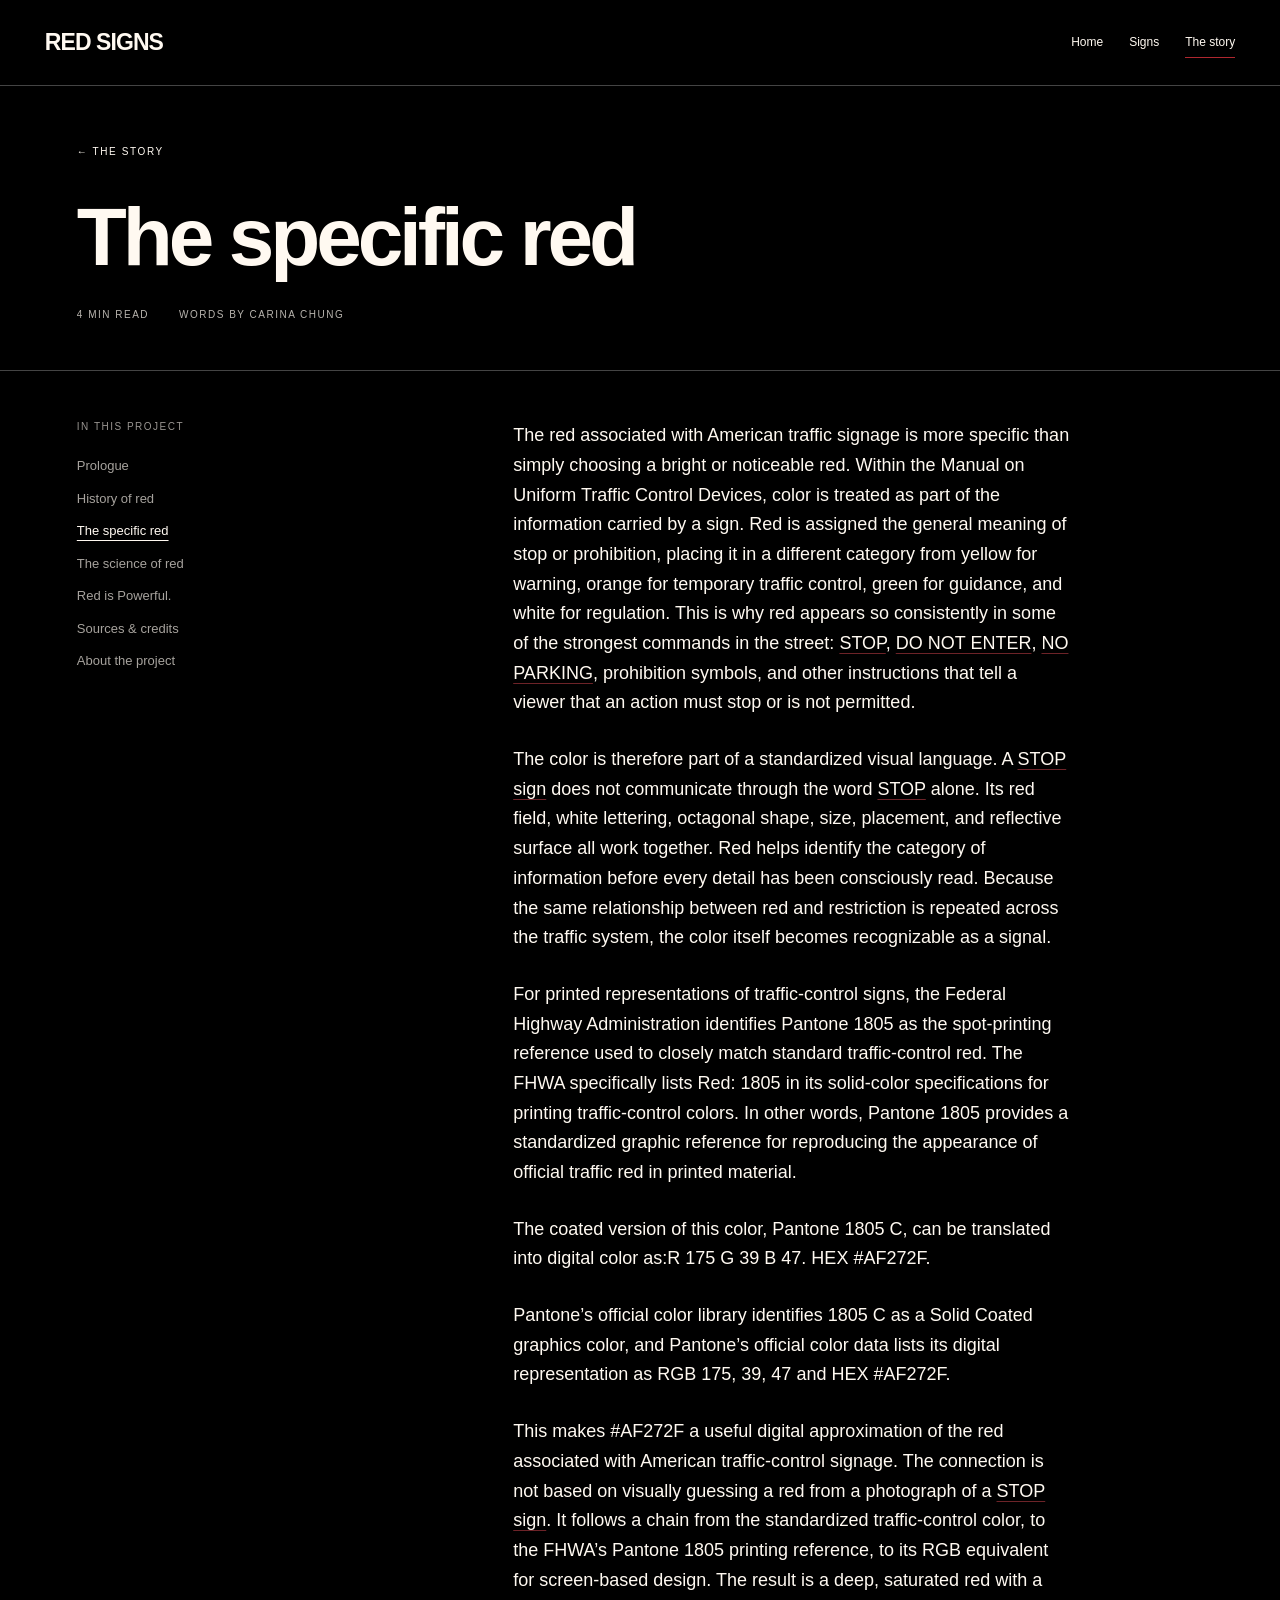
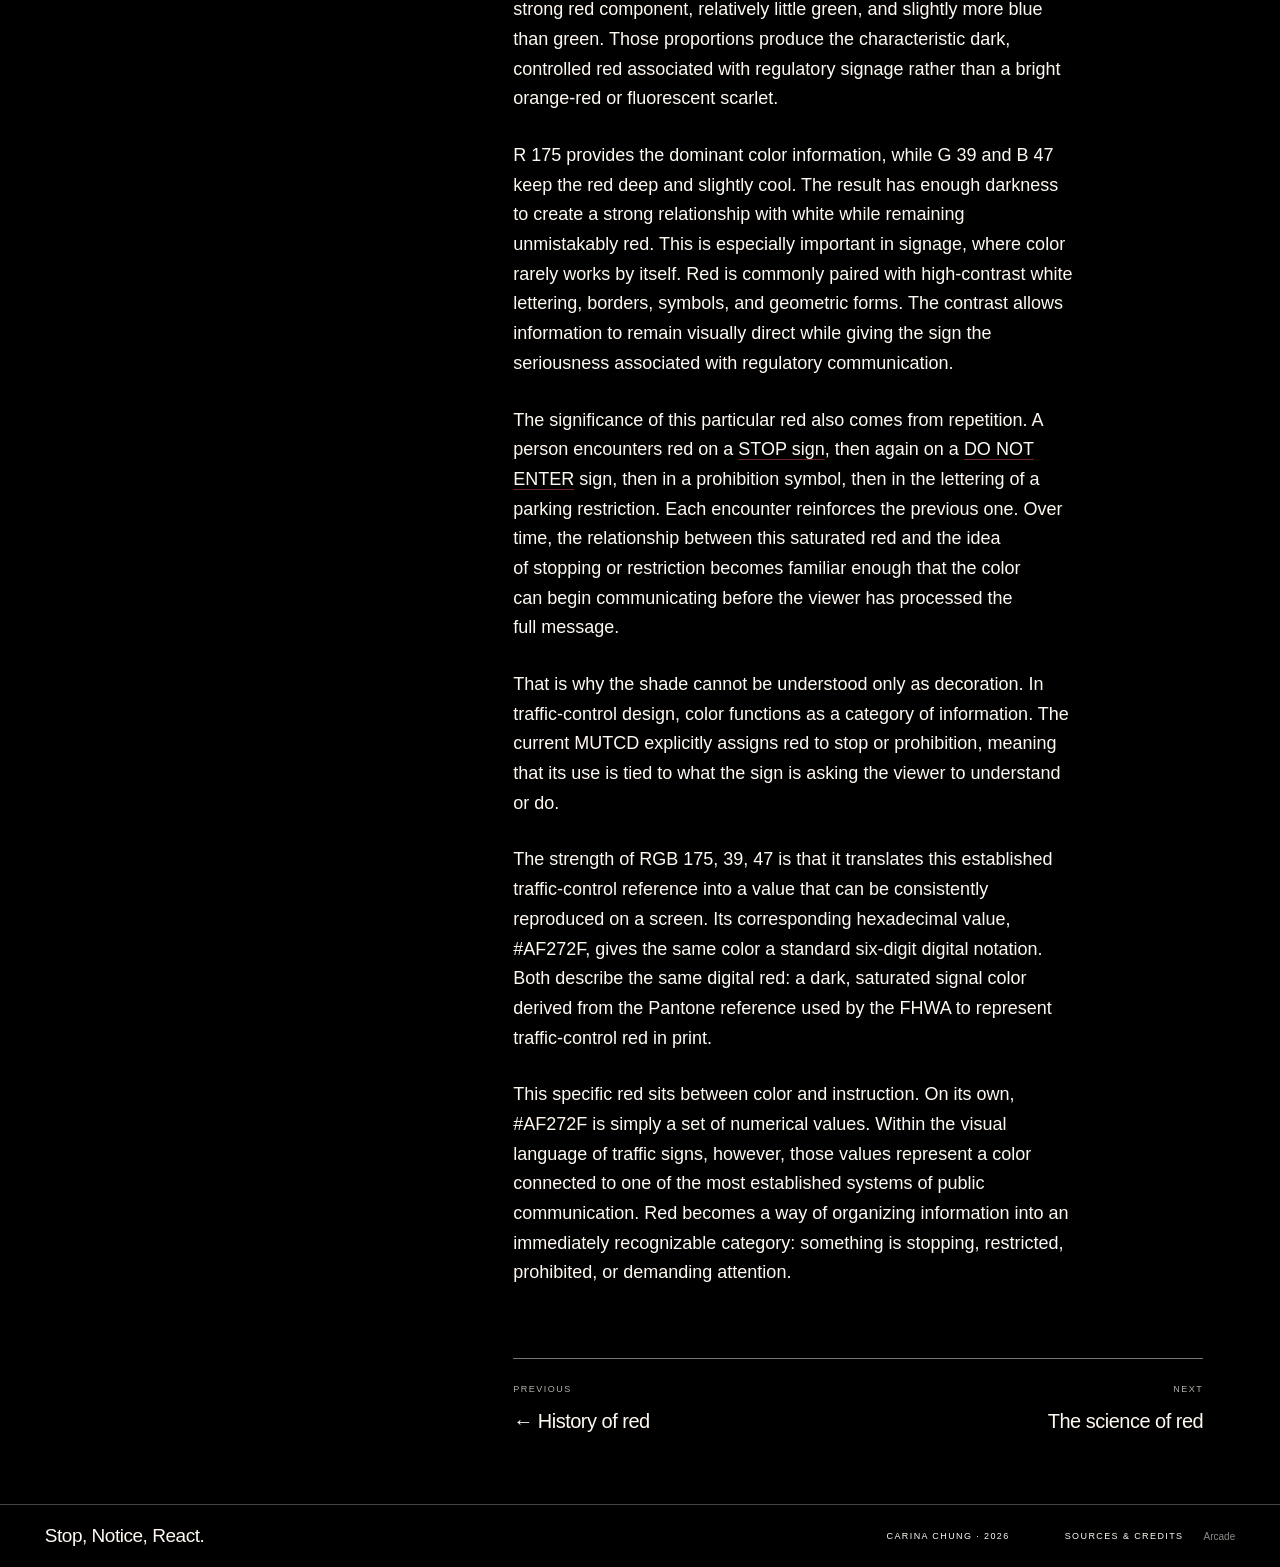
<file: the-specific-red.html>
<!doctype html>
<html lang="en">
  <head>
    <meta charset="utf-8" />
    <meta name="viewport" content="width=device-width,initial-scale=1" />
    <meta name="theme-color" content="#000000" />
    <title>The specific red — RED SIGNS</title>
    <meta
      name="description"
      content="A chapter from RED SIGNS by Carina Chung: The specific red."
    />
    <link rel="stylesheet" href="style.css?v=20261020-outline" />
    <script src="story-signs.js?v=20261020" defer></script>
  </head>
  <body class="story-page">
    <header><a class="brand" href="index.html">RED SIGNS</a><nav class="site-nav" aria-label="Main navigation"><a href="index.html">Home</a><a href="signs.html">Signs</a><a href="contents.html" aria-current="page">The story</a></nav></header>
    <div class="story-hero">
      <a class="story-back" href="contents.html">← THE STORY</a>
      <h1>The specific red</h1>
      <p class="reading-meta">4 MIN READ <span>WORDS BY CARINA CHUNG</span></p>
    </div>
    <main class="article-main">
      <aside class="chapter-sidebar">
        <p>IN THIS PROJECT</p>
        <nav aria-label="Story chapters">
          <a href="prologue.html">Prologue</a><a href="history.html">History of red</a
          ><a href="the-specific-red.html" aria-current="page">The specific red</a
          ><a href="science.html">The science of red</a
          ><a href="red-is-powerful.html">Red is Powerful.</a
          ><a href="sources.html">Sources &amp; credits</a
          ><a href="about.html">About the project</a>
        </nav>
      </aside>
      <article class="article-body" aria-label="The specific red">
        <p>
          The red associated with American traffic signage is more specific than simply choosing a
          bright or noticeable red. Within the Manual on Uniform Traffic Control Devices, color is
          treated as part of the information carried by a sign. Red is assigned the general meaning
          of stop or prohibition, placing it in a different category from yellow for warning, orange
          for temporary traffic control, green for guidance, and white for regulation. This is why
          red appears so consistently in some of the strongest commands in the street: <a class="sign-reference" href="signs.html?sign=stop">STOP</a>, <a class="sign-reference" href="signs.html?sign=do-not-enter">DO NOT
          ENTER</a>, <a class="sign-reference" href="signs.html?sign=no-parking-r8-3">NO PARKING</a>, prohibition symbols, and other instructions that tell a viewer that an
          action must stop or is not permitted.
        </p>
        <p>
          The color is therefore part of a standardized visual language. A <a class="sign-reference" href="signs.html?sign=stop">STOP sign</a> does not
          communicate through the word <a class="sign-reference" href="signs.html?sign=stop">STOP</a> alone. Its red field, white lettering, octagonal shape,
          size, placement, and reflective surface all work together. Red helps identify the category
          of information before every detail has been consciously read. Because the same
          relationship between red and restriction is repeated across the traffic system, the color
          itself becomes recognizable as a signal.
        </p>
        <p>
          For printed representations of traffic-control signs, the Federal Highway Administration
          identifies Pantone 1805 as the spot-printing reference used to closely match standard
          traffic-control red. The FHWA specifically lists Red: 1805 in its solid-color
          specifications for printing traffic-control colors. In other words, Pantone 1805 provides
          a standardized graphic reference for reproducing the appearance of official traffic red in
          printed material.
        </p>
        <p>
          The coated version of this color, Pantone 1805 C, can be translated into digital color
          as:R 175 G 39 B 47. HEX #AF272F.
        </p>
        <p>
          Pantone’s official color library identifies 1805 C as a Solid Coated graphics color, and
          Pantone’s official color data lists its digital representation as RGB 175, 39, 47 and HEX
          #AF272F.
        </p>
        <p>
          This makes #AF272F a useful digital approximation of the red associated with American
          traffic-control signage. The connection is not based on visually guessing a red from a
          photograph of a <a class="sign-reference" href="signs.html?sign=stop">STOP sign</a>. It follows a chain from the standardized traffic-control color,
          to the FHWA’s Pantone 1805 printing reference, to its RGB equivalent for screen-based
          design. The result is a deep, saturated red with a strong red component, relatively little
          green, and slightly more blue than green. Those proportions produce the characteristic
          dark, controlled red associated with regulatory signage rather than a bright orange-red or
          fluorescent scarlet.
        </p>
        <p>
          R 175 provides the dominant color information, while G 39 and B 47 keep the red deep and
          slightly cool. The result has enough darkness to create a strong relationship with white
          while remaining unmistakably red. This is especially important in signage, where color
          rarely works by itself. Red is commonly paired with high-contrast white lettering,
          borders, symbols, and geometric forms. The contrast allows information to remain visually
          direct while giving the sign the seriousness associated with regulatory communication.
        </p>
        <p>
          The significance of this particular red also comes from repetition. A person encounters
          red on a <a class="sign-reference" href="signs.html?sign=stop">STOP sign</a>, then again on a <a class="sign-reference" href="signs.html?sign=do-not-enter">DO NOT ENTER</a> sign, then in a prohibition symbol, then
          in the lettering of a parking restriction. Each encounter reinforces the previous one.
          Over time, the relationship between this saturated red and the idea of stopping or
          restriction becomes familiar enough that the color can begin communicating before the
          viewer has processed the full message.
        </p>
        <p>
          That is why the shade cannot be understood only as decoration. In traffic-control design,
          color functions as a category of information. The current MUTCD explicitly assigns red to
          stop or prohibition, meaning that its use is tied to what the sign is asking the viewer to
          understand or do.
        </p>
        <p>
          The strength of RGB 175, 39, 47 is that it translates this established traffic-control
          reference into a value that can be consistently reproduced on a screen. Its corresponding
          hexadecimal value, #AF272F, gives the same color a standard six-digit digital notation.
          Both describe the same digital red: a dark, saturated signal color derived from the
          Pantone reference used by the FHWA to represent traffic-control red in print.
        </p>
        <p>
          This specific red sits between color and instruction. On its own, #AF272F is simply a set
          of numerical values. Within the visual language of traffic signs, however, those values
          represent a color connected to one of the most established systems of public
          communication. Red becomes a way of organizing information into an immediately
          recognizable category: something is stopping, restricted, prohibited, or demanding
          attention.
        </p>
        <nav class="chapter-next" aria-label="Next and previous chapters">
          <a href="history.html"><small>PREVIOUS</small><span>← History of red</span></a
          ><a href="science.html"><small>NEXT</small><span>The science of red</span></a>
        </nav>
      </article>
    </main>
    <footer>
      <span class="footer-statement">Stop, Notice, React.</span
      ><span class="credit">CARINA CHUNG · 2026</span
      ><a href="sources.html">SOURCES & CREDITS</a>
    <a class="arcade-corner" href="arcade.html" title="A little arcade detour">Arcade</a></footer>
  </body>
</html>
</file>
<file: style.css>
* {
  box-sizing: border-box;
}
:root {
  --red: #af272f;
  --white: #fff9f1;
  --sign-size: clamp(300px, 31vw, 470px);
  --pole-height: clamp(400px, 43vw, 590px);
}
body {
  margin: 0;
  background: #000;
  color: var(--white);
  font-family: Helvetica, Arial, sans-serif;
}
button,
a {
  -webkit-tap-highlight-color: transparent;
}
a {
  color: inherit;
  text-decoration: none;
}
button {
  font: inherit;
  color: inherit;
  cursor: pointer;
}
header {
  position: relative;
  z-index: 2;
  display: flex;
  justify-content: space-between;
  align-items: center;
  gap: 24px;
  padding: 27px 3.5%;
  border-bottom: 1px solid #fff4;
}
.brand {
  font-family: Helvetica, Arial, sans-serif;
  font-size: 29px;
  line-height: 1;
  white-space: nowrap;
}
.brand-mark {
  font-family: Arial;
  font-size: 22px;
  margin-left: 14px;
}
.site-note {
  font-size: 10px;
  letter-spacing: 1.7px;
}
.header-actions {
  display: flex;
  gap: 26px;
  align-items: center;
}
.header-actions button {
  background: none;
  border: 0;
  padding: 8px 0;
  font-size: 12px;
}
.header-actions button span {
  margin-left: 9px;
}
main {
  position: relative;
  isolation: isolate;
  display: grid;
  grid-template-columns: minmax(0, 56fr) minmax(0, 44fr);
  align-items: center;
  min-height: 690px;
  height: calc(100svh - 155px);
  max-height: 1000px;
  padding: 15px 5% 28px 3%;
  overflow: hidden;
  background: none;
}
.backdrop-type {
  position: absolute;
  z-index: -1;
  top: 2%;
  left: 1.4%;
  width: 98%;
  font-family: Helvetica, Arial, sans-serif;
  font-size: 22vw;
  line-height: 1;
  white-space: nowrap;
  color: transparent;
  -webkit-text-stroke: 1px #fff2;
  pointer-events: none;
  user-select: none;
  letter-spacing: -0.035em;
}
.sign-area {
  position: relative;
  min-width: 0;
  align-self: stretch;
  display: flex;
  flex-direction: column;
  align-items: center;
  justify-content: center;
}
.stage {
  position: relative;
  width: 100%;
  height: calc(var(--pole-height) + 55px);
  perspective: 1600px;
}
.sign-object {
  position: absolute;
  bottom: 24px;
  left: 50%;
  width: var(--sign-size);
  height: var(--pole-height);
  margin-left: calc(var(--sign-size) / -2);
  transform-origin: 50% 100%;
  transform-style: preserve-3d;
  border: 0;
  background: none;
  padding: 0;
  cursor: pointer;
  will-change: transform;
}
.sign-object img {
  position: absolute;
  top: 0;
  left: 0;
  width: 100%;
  height: var(--sign-size);
  object-fit: contain;
  transform: translateZ(5px);
  filter: drop-shadow(7px 12px 4px #47070c50);
  user-select: none;
  backface-visibility: hidden;
  will-change: opacity;
}
.pole {
  position: absolute;
  left: calc(50% - 10px);
  bottom: 0;
  width: 20px;
  height: 78%;
  background: linear-gradient(90deg, #5e5e5a, #cacbc3 32%, #eeeeea 44%, #979992 68%, #565952);
  box-shadow: 4px 0 2px #47070c40;
}
.pole:after {
  content: "";
  position: absolute;
  inset: 0;
  background: radial-gradient(ellipse, #3e423c 0 2px, transparent 3px) center/20px 29px;
}
.ground-shadow {
  position: absolute;
  bottom: 12px;
  left: 50%;
  width: 230px;
  height: 17px;
  transform: translateX(-50%);
  border-radius: 50%;
  background: #50051075;
  filter: blur(12px);
  transition:
    width 0.5s,
    opacity 0.5s;
}
.is-hit .ground-shadow {
  width: 350px;
  opacity: 0.5;
}
.hint {
  display: flex;
  align-items: center;
  gap: 14px;
  font-size: 10px;
  letter-spacing: 1.2px;
  line-height: 1.5;
  margin: 8px 0 0;
}
.hit-icon {
  display: grid;
  place-items: center;
  border: 1px solid #fff8;
  border-radius: 50%;
  width: 44px;
  height: 44px;
  font-size: 26px;
  transition: transform 0.3s;
}
.sign-area:hover .hit-icon {
  transform: rotate(45deg);
}
.info {
  min-width: 0;
  position: relative;
  z-index: 1;
  padding: 20px 0 20px 4%;
  max-width: 630px;
}
.index-row {
  display: flex;
  align-items: center;
  justify-content: space-between;
  font-size: 10px;
  letter-spacing: 1.5px;
  padding-bottom: 18px;
  border-bottom: 1px solid #fff6;
  margin-bottom: 38px;
}
#counter {
  font-family: Helvetica, Arial, sans-serif;
  font-size: 19px;
  letter-spacing: 0;
  white-space: nowrap;
}
.eyebrow {
  display: flex;
  gap: 22px;
  font-size: 11px;
  letter-spacing: 1px;
  margin: 0 0 17px;
  color: #ffffffb8;
}
h1 {
  font-family: Helvetica, Arial, sans-serif;
  font-size: clamp(64px, 8vw, 124px);
  font-weight: 400;
  line-height: 0.98;
  text-transform: uppercase;
  letter-spacing: -0.015em;
  margin: 0 0 26px;
  text-wrap: balance;
  overflow-wrap: normal;
}
#description {
  font-size: 15px;
  line-height: 1.45;
  max-width: 360px;
  margin: 0;
  color: #fff9f1dd;
  text-wrap: pretty;
}
#textContent {
  transition:
    opacity 0.22s,
    transform 0.22s;
}
.changing #textContent {
  opacity: 0;
  transform: translateY(10px);
}
.next {
  display: flex;
  align-items: center;
  justify-content: space-between;
  width: 100%;
  padding: 24px 0 20px;
  margin-top: 30px;
  border: 0;
  border-bottom: 2px solid var(--white);
  background: none;
  text-align: left;
  font-family: Helvetica, Arial, sans-serif;
  font-size: 28px;
}
.next-arrow {
  font-family: Helvetica;
  font-size: 43px;
  transition: transform 0.25s;
}
.next:hover .next-arrow {
  transform: translate(5px, -5px);
}
.next:disabled {
  cursor: wait;
}
.progress {
  height: 3px;
  background: #fff3;
  margin-top: 18px;
}
.progress span {
  display: block;
  height: 100%;
  width: 5.263%;
  background: var(--white);
  transition: width 0.45s;
}
footer {
  display: flex;
  align-items: center;
  justify-content: space-between;
  gap: 20px;
  position: relative;
  border-top: 1px solid #fff4;
  padding: 20px 3.5%;
  font-size: 9px;
  letter-spacing: 1.4px;
}
.footer-statement {
  font-family: Helvetica, Arial, sans-serif;
  font-size: 23px;
  letter-spacing: 0;
}
.credit {
  margin-left: auto;
  margin-right: 35px;
}
button:focus-visible,
a:focus-visible {
  outline: 2px solid currentColor;
  outline-offset: 7px;
}
dialog {
  width: min(1120px, 94vw);
  max-height: 90svh;
  padding: 32px;
  background: var(--white);
  color: var(--red);
  border: 0;
}
dialog::backdrop {
  background: #200409bb;
  backdrop-filter: blur(10px);
}
.archive-top {
  display: flex;
  align-items: center;
  justify-content: space-between;
  gap: 20px;
  margin-bottom: 30px;
}
.archive-top h2 {
  font-family: Helvetica, Arial, sans-serif;
  font-weight: 400;
  font-size: 48px;
  margin: 0;
}
.archive-top button {
  border: 1px solid var(--red);
  background: transparent;
  padding: 10px 15px;
}
#archiveGrid {
  display: grid;
  grid-template-columns: repeat(4, minmax(0, 1fr));
  gap: 20px;
}
.archive-card {
  display: flex;
  flex-direction: column;
  align-items: center;
  justify-content: space-between;
  gap: 18px;
  background: transparent;
  border: 1px solid #af272f30;
  padding: 20px 12px;
  font-size: 12px;
  text-align: center;
  transition:
    background 0.2s,
    transform 0.2s;
}
.archive-card img {
  height: 120px;
  width: 100%;
  object-fit: contain;
}
.archive-card:hover {
  background: #af272f0e;
  transform: translateY(-3px);
}
.archive-card[aria-current="true"] {
  border: 2px solid var(--red);
}
@media (min-width: 1700px) {
  .backdrop-type {
    font-size: 365px;
  }
  main {
    padding-left: calc((100vw - 1600px) / 2);
    padding-right: calc((100vw - 1600px) / 2);
  }
}
@media (max-width: 1000px) {
  :root {
    --sign-size: clamp(290px, 34vw, 390px);
    --pole-height: 450px;
  }
  main {
    min-height: 620px;
    padding-right: 4%;
  }
  .info {
    padding-left: 3%;
  }
  h1 {
    font-size: clamp(64px, 8vw, 86px);
  }
  .site-note {
    display: none;
  }
  .index-row {
    margin-bottom: 27px;
  }
  .next {
    margin-top: 22px;
  }
  #description {
    font-size: 14px;
  }
}
@media (max-width: 680px) {
  :root {
    --sign-size: 290px;
    --pole-height: 380px;
  }
  header {
    padding: 20px 5%;
    gap: 15px;
  }
  .brand {
    font-size: 23px;
  }
  .brand-mark {
    display: none;
  }
  .header-actions {
    gap: 18px;
  }
  .header-actions button {
    font-size: 11px;
  }
  main {
    height: auto;
    max-height: none;
    min-height: 0;
    grid-template-columns: minmax(0, 1fr);
    padding: 20px 6% 38px;
    gap: 27px;
  }
  .backdrop-type {
    top: 25px;
    font-size: 23vw;
  }
  .stage {
    height: 410px;
    perspective: 1100px;
  }
  .pole {
    width: 16px;
    left: calc(50% - 8px);
  }
  .hint {
    font-size: 9px;
  }
  .info {
    padding: 0;
    max-width: none;
  }
  .index-row {
    margin-bottom: 25px;
  }
  h1 {
    font-size: 76px;
    line-height: 1;
  }
  .eyebrow {
    font-size: 10px;
  }
  #description {
    font-size: 15px;
    max-width: 400px;
  }
  .next {
    font-size: 24px;
    padding: 16px 0;
    margin-top: 22px;
  }
  .next-arrow {
    font-size: 35px;
  }
  footer {
    flex-wrap: wrap;
    padding: 20px 6%;
    gap: 15px;
  }
  .footer-statement {
    width: 100%;
    font-size: 26px;
  }
  .credit {
    margin: 0 auto 0 0;
  }
  dialog {
    padding: 20px;
  }
  #archiveGrid {
    grid-template-columns: repeat(2, minmax(0, 1fr));
    gap: 12px;
  }
  .archive-card img {
    height: 100px;
  }
  .archive-top h2 {
    font-size: 34px;
  }
}
@media (max-width: 360px) {
  h1 {
    font-size: 66px;
  }
  :root {
    --sign-size: 260px;
  }
}
@media (prefers-reduced-motion: reduce) {
  *,
  *:before,
  *:after {
    transition: none !important;
    animation: none !important;
  }
  .sign-object,
  .sign-object img {
    will-change: auto;
  }
}

@media (min-width: 681px) {
  main {
    height: auto;
    min-height: max(690px, calc(100svh - 155px));
    max-height: none;
  }
}

#textContent {
  transition:
    opacity 0.115s ease-out,
    transform 0.115s ease-out;
}
.changing #textContent {
  transform: translateY(7px);
}

.archive-card[hidden] {
  display: none;
}
.archive-card small {
  font-family: Helvetica, Arial, sans-serif;
  font-size: 14px;
  opacity: 0.8;
}
.archive-card span {
  line-height: 1.35;
}
.archive-search {
  display: flex;
  align-items: center;
  gap: 20px;
  margin-bottom: 25px;
  font-size: 12px;
}
.archive-search input {
  min-width: 0;
  flex: 1;
  border: 1px solid #af272f60;
  background: transparent;
  color: var(--red);
  font: inherit;
  font-size: 14px;
  padding: 13px;
}
.archive-search input:focus-visible {
  outline: 2px solid var(--red);
  outline-offset: 2px;
}
h1[data-length="medium"] {
  font-size: clamp(48px, 5.3vw, 82px);
}
h1[data-length="long"] {
  font-size: clamp(38px, 4.3vw, 64px);
  overflow-wrap: anywhere;
}
@media (max-width: 680px) {
  .archive-search {
    flex-wrap: wrap;
    gap: 10px;
  }
  .archive-search label {
    width: 100%;
  }
  .archive-search input {
    flex-basis: 65%;
  }
  h1[data-length="medium"] {
    font-size: 58px;
  }
  h1[data-length="long"] {
    font-size: 43px;
  }
}

/* Written chapters use web reading layouts within the RED SIGNS identity. */
.mobile-story-link {
  display: none;
}
.stories-link {
  border-bottom: 1px solid #fff7;
  padding-bottom: 5px;
}
.story-topnav {
  display: flex;
  gap: 30px;
  font-size: 12px;
}
.story-hero {
  padding: 55px 6% 50px;
  max-width: 1600px;
  margin: auto;
}
.story-back {
  font-size: 10px;
  letter-spacing: 1.6px;
}
.story-hero h1 {
  font-size: clamp(70px, 10vw, 155px);
  max-width: 1100px;
  margin: 35px 0 30px;
  line-height: 0.95;
}
.reading-meta {
  display: flex;
  gap: 30px;
  font-size: 10px;
  letter-spacing: 1.5px;
  color: #fff9f1b8;
  margin: 0;
}
.story-page .article-main {
  display: grid;
  grid-template-columns: 240px minmax(0, 690px);
  justify-content: space-between;
  align-items: start;
  gap: 65px;
  max-width: 1300px;
  margin: 0 auto;
  padding: 50px 6% 70px;
  min-height: 0;
  height: auto;
  overflow: visible;
  background: none;
  border-top: 1px solid #fff4;
}
.chapter-sidebar {
  position: sticky;
  top: 30px;
}
.chapter-sidebar > p {
  font-size: 10px;
  letter-spacing: 1.5px;
  color: #fff9f199;
  margin: 0 0 25px;
}
.chapter-sidebar nav {
  display: flex;
  flex-direction: column;
  gap: 15px;
  font-size: 13px;
  line-height: 1.35;
}
.chapter-sidebar a {
  opacity: 0.65;
}
.chapter-sidebar a[aria-current="page"] {
  opacity: 1;
  text-decoration: underline;
  text-underline-offset: 5px;
}
.chapter-sidebar a:hover {
  opacity: 1;
}
.article-body {
  min-width: 0;
}
.article-body > p {
  font-size: 18px;
  line-height: 1.55;
  margin: 0 0 26px;
  text-wrap: pretty;
  max-width: 680px;
}
.article-body blockquote {
  margin: 42px 0;
  padding: 25px 0;
  border-top: 2px solid var(--white);
  border-bottom: 2px solid var(--white);
  font-family: Helvetica, Arial, sans-serif;
  font-size: clamp(27px, 3vw, 40px);
  line-height: 1.15;
  text-wrap: balance;
}
.article-body .reference {
  font-size: 15px;
  line-height: 1.5;
  padding-bottom: 20px;
  margin-bottom: 20px;
  border-bottom: 1px solid #fff3;
}
.chapter-next {
  display: grid;
  grid-template-columns: minmax(0, 1fr) minmax(0, 1fr);
  gap: 25px;
  margin-top: 70px;
  border-top: 1px solid #fff7;
  padding-top: 25px;
}
.chapter-next a {
  display: flex;
  flex-direction: column;
  gap: 14px;
}
.chapter-next small {
  font-size: 9px;
  letter-spacing: 1.5px;
  opacity: 0.7;
}
.chapter-next span {
  font-family: Helvetica, Arial, sans-serif;
  font-size: 23px;
  line-height: 1.15;
}
.chapter-next a:last-child {
  text-align: right;
}
.story-page .contents-main {
  display: block;
  min-height: 0;
  height: auto;
  max-width: 1500px;
  margin: auto;
  padding: 65px 6% 75px;
  background: none;
  overflow: visible;
}
.contents-kicker {
  font-size: 10px;
  letter-spacing: 1.6px;
  margin: 0 0 35px;
}
.contents-main h1 {
  font-size: clamp(68px, 9vw, 138px);
  line-height: 1;
  max-width: 1150px;
  margin: 0 0 65px;
  text-transform: none;
}
.contents-layout {
  display: grid;
  grid-template-columns: minmax(0, 1fr) minmax(0, 1.7fr);
  gap: 90px;
}
.contents-intro {
  font-size: 18px;
  line-height: 1.45;
  max-width: 320px;
  margin: 0;
}
.chapter-list {
  display: flex;
  flex-direction: column;
}
.chapter-list a {
  display: flex;
  align-items: center;
  justify-content: space-between;
  gap: 20px;
  border-top: 1px solid #fff6;
  padding: 21px 0;
  font-family: Helvetica, Arial, sans-serif;
  font-size: clamp(25px, 3vw, 42px);
  line-height: 1.1;
}
.chapter-list a:last-child {
  border-bottom: 1px solid #fff6;
}
.chapter-list a span {
  font-family: Helvetica, sans-serif;
  transition: transform 0.2s;
}
.chapter-list a:hover span {
  transform: translate(5px, -5px);
}
.return-signs {
  display: inline-block;
  font-size: 13px;
  border-bottom: 1px solid white;
  padding-bottom: 8px;
  margin-top: 60px;
}
.story-page footer {
  margin-top: 0;
}
@media (max-width: 1000px) {
  .mobile-story-link {
    display: inline;
    font-size: 12px;
  }
  .story-page .article-main {
    grid-template-columns: 170px minmax(0, 1fr);
    gap: 35px;
  }
  .contents-layout {
    gap: 45px;
  }
}
@media (max-width: 680px) {
  header .header-actions {
    gap: 13px;
  }
  .mobile-story-link {
    font-size: 11px;
  }
  .story-topnav {
    gap: 18px;
    font-size: 11px;
  }
  .story-hero {
    padding: 40px 6% 35px;
  }
  .story-hero h1 {
    font-size: 66px;
    margin-top: 28px;
    overflow-wrap: normal;
  }
  .reading-meta {
    gap: 15px;
    flex-wrap: wrap;
    font-size: 9px;
  }
  .story-page .article-main {
    display: block;
    padding: 30px 6% 50px;
  }
  .chapter-sidebar {
    display: none;
  }
  .article-body > p {
    font-size: 17px;
    line-height: 1.55;
  }
  .article-body blockquote {
    font-size: 29px;
    margin: 35px 0;
  }
  .chapter-next {
    gap: 20px;
    margin-top: 50px;
  }
  .chapter-next span {
    font-size: 21px;
  }
  .story-page .contents-main {
    padding: 40px 6% 50px;
  }
  .contents-main h1 {
    font-size: 64px;
    margin-bottom: 35px;
    overflow-wrap: normal;
  }
  .contents-layout {
    grid-template-columns: minmax(0, 1fr);
    gap: 35px;
  }
  .contents-intro {
    font-size: 17px;
    max-width: 350px;
  }
  .chapter-list a {
    font-size: 30px;
    padding: 20px 0;
  }
  .return-signs {
    margin-top: 35px;
  }
}
@media (max-width: 360px) {
  .brand {
    font-size: 20px;
  }
  header .header-actions {
    gap: 10px;
  }
  .header-actions button,
  .mobile-story-link {
    font-size: 10px;
  }
  .story-hero h1,
  .contents-main h1 {
    font-size: 57px;
  }
}

.arcade-link {
  font-size: 11px;
  border: 1px solid #fff5;
  padding: 7px 10px;
  white-space: nowrap;
}
@media (max-width: 680px) {
  header .header-actions {
    gap: 10px;
    flex-wrap: wrap;
    justify-content: flex-end;
  }
  header .header-actions .arcade-link {
    font-size: 10px;
    padding: 5px 7px;
  }
  .story-topnav {
    gap: 12px;
    align-items: center;
  }
  .story-topnav .arcade-link {
    font-size: 10px;
    padding: 5px 7px;
  }
}

@media (max-width: 680px) {
  header .story-topnav {
    flex-wrap: wrap;
    justify-content: flex-end;
    min-width: 0;
    gap: 8px;
  }
  header .header-actions {
    min-width: 0;
  }
}

/* Helvetica hierarchy: the road sign remains the loudest voice. */
body {
  -webkit-font-smoothing: antialiased;
}
.brand {
  font-size: 23px;
  font-weight: 700;
  letter-spacing: -0.04em;
}
.backdrop-type {
  display: block;
  font-weight: 700;
  font-size: 17vw;
  letter-spacing: -0.055em;
  -webkit-text-stroke: 1px rgba(255, 249, 241, 0.28);
}
h1 {
  font-weight: 700;
  font-size: clamp(40px, 4.5vw, 68px);
  line-height: 1.04;
  letter-spacing: -0.045em;
  text-transform: none;
  margin-bottom: 24px;
  overflow-wrap: anywhere;
}
h1[data-length="medium"] {
  font-size: clamp(34px, 3.8vw, 56px);
}
h1[data-length="long"] {
  font-size: clamp(29px, 3.1vw, 46px);
}
#description {
  max-width: 38ch;
  font-size: 16px;
  line-height: 1.65;
}
.eyebrow {
  line-height: 1.5;
  letter-spacing: 0.1em;
}
#counter {
  font-size: 14px;
  font-variant-numeric: tabular-nums;
}
.next {
  font-size: 18px;
  font-weight: 500;
  letter-spacing: -0.02em;
  border-bottom-width: 1px;
}
.next-arrow { font-size: 32px; }
.footer-statement { font-size: 19px; letter-spacing: -0.025em; }
.progress span { background: var(--red); }
.archive-top h2 { font-size: clamp(28px, 4vw, 42px); font-weight: 700; letter-spacing: -0.04em; }
.archive-card small { font-size: 12px; }
.story-hero h1,
.contents-main h1 {
  font-size: clamp(42px, 6.4vw, 94px);
  line-height: 1.04;
  letter-spacing: -0.05em;
  max-width: 16ch;
}
.article-body > p {
  max-width: 60ch;
  font-size: 18px;
  line-height: 1.75;
  margin-bottom: 1.5em;
}
.article-body blockquote {
  font-size: clamp(24px, 2.5vw, 34px);
  font-weight: 500;
  line-height: 1.3;
  letter-spacing: -0.025em;
}
.chapter-list a {
  font-size: clamp(22px, 2.5vw, 34px);
  line-height: 1.2;
  letter-spacing: -0.03em;
  font-weight: 500;
}
.chapter-next span { font-size: 20px; line-height: 1.3; letter-spacing: -0.025em; }
.contents-intro { line-height: 1.65; }
@media (max-width: 680px) {
  .brand { font-size: 21px; }
  h1 { font-size: clamp(36px, 10vw, 52px); }
  h1[data-length="medium"] { font-size: clamp(32px, 8.8vw, 44px); }
  h1[data-length="long"] { font-size: clamp(28px, 7.5vw, 38px); }
  .story-hero h1, .contents-main h1 { font-size: clamp(38px, 10vw, 60px); }
  .article-body > p { font-size: 17px; line-height: 1.7; }
  .chapter-list a { font-size: 25px; }
  .article-body blockquote { font-size: 25px; }
  .footer-statement { font-size: 19px; }
}

/* Flush-left reading copy with natural word spacing and a steadier measure. */
#description,
.article-body > p,
.contents-intro {
  text-align: left;
  word-spacing: normal;
  letter-spacing: normal;
  text-wrap: pretty;
  hyphens: manual;
}
#description {
  max-width: 34ch;
  font-size: 16px;
  line-height: 1.55;
}
.article-body > p {
  max-width: 56ch;
  line-height: 1.65;
}
.contents-intro {
  max-width: 28ch;
  line-height: 1.55;
}
@media (max-width: 680px) {
  #description { max-width: 34ch; line-height: 1.55; }
  .article-body > p { line-height: 1.6; }
}

/* Shared navigation and an understated arcade detour. */
.site-nav { display: flex; align-items: center; gap: 26px; margin-left: auto; font-size: 12px; }
.site-nav a { padding: 8px 0; border-bottom: 1px solid transparent; }
.site-nav a[aria-current="page"] { border-color: var(--red); }
.site-nav a:hover { color: #e86b72; }
.collection-controls { display: flex; gap: 20px; }
.collection-controls button { border: 0; background: none; padding: 8px 0; font-size: 12px; }
.arcade-corner { font-size: 10px; letter-spacing: 0; opacity: .55; white-space: nowrap; }
.arcade-corner:hover { opacity: 1; }
.home-page .home-main { display: block; padding: 0; height: auto; min-height: 0; max-height: none; overflow: visible; }
.home-hero { position: relative; max-width: 1600px; margin: auto; padding: 64px 6% 72px; display: grid; grid-template-columns: 1.2fr 1fr; column-gap: 9%; align-items: center; overflow: hidden; }
.home-outline { position: absolute; z-index: -1; top: 20px; left: 3%; font-size: 17vw; font-weight: 700; white-space: nowrap; letter-spacing: -.055em; color: transparent; -webkit-text-stroke: 1px rgba(255, 249, 241, 0.25); pointer-events: none; }
.home-kicker { font-size: 10px; line-height: 1.5; letter-spacing: .13em; margin: 0 0 36px; }
.home-hero > .home-kicker { grid-column: 1/-1; }
.home-hero h1 { font-size: clamp(64px, 9vw, 138px); letter-spacing: -.065em; line-height: .97; margin: 0 0 32px; }
.home-hero h1 span { color: #d94650; }
.home-intro { grid-column: 1; max-width: 36ch; }
.home-intro p { font-size: 16px; line-height: 1.55; text-wrap: pretty; color: #fff9f1bd; margin: 0 0 20px; }
.home-intro p:first-child { color: var(--white); font-size: 20px; letter-spacing: -.025em; }
.home-cta { display: flex; justify-content: space-between; align-items: center; border-bottom: 1px solid #fff8; padding: 20px 0 15px; font-size: 17px; }
.home-cta span { font-size: 30px; }
.home-secondary { display: inline-block; margin-top: 22px; font-size: 13px; color: #fff9f1b8; }
.home-sign { grid-column: 2; grid-row: 2/4; display: flex; align-items: center; flex-direction: column; gap: 40px; }
.home-sign img { width: 100%; max-width: 420px; transition: transform .3s; }
.home-sign:hover img { transform: rotate(-4deg); }
.home-sign > span { font-size: 9px; letter-spacing: .12em; }
.home-paths { padding: 50px 6% 64px; border-top: 1px solid #fff4; display: grid; grid-template-columns: repeat(2,minmax(0,1fr)); gap: 45px; max-width: 1600px; margin: auto; }
.home-paths > .home-kicker { grid-column: 1/-1; margin: 0; }
.home-paths > a { border-top: 1px solid #fff6; padding: 24px 0 10px; }
.path-number { font-size: 10px; letter-spacing: .1em; color: #fff9f199; }
.home-paths h2 { font-size: clamp(25px, 3vw, 38px); font-weight: 500; letter-spacing: -.04em; margin: 35px 0 18px; }
.home-paths p { max-width: 34ch; font-size: 15px; line-height: 1.6; text-wrap: pretty; color: #fff9f1bd; }
.path-arrow { display: block; margin-top: 28px; font-size: 28px; color: #d94650; }
.home-paths a:hover h2 { color: #e86b72; }
.home-closing { border-top: 1px solid #fff4; padding: 40px 6% 55px; display: flex; gap: 28px; align-items: center; flex-wrap: wrap; }
.home-closing p { flex: 1; min-width: 240px; font-size: 20px; line-height: 1.4; letter-spacing: -.025em; }
.home-closing a { font-size: 13px; border-bottom: 1px solid #fff5; padding-bottom: 8px; }
/* The full collection belongs to the same black editorial surface. */
dialog { background: #080808; color: var(--white); border: 1px solid #fff4; }
dialog::backdrop { background: #000c; }
.archive-top { border-bottom: 1px solid #fff4; padding-bottom: 25px; }
.archive-top button { border-color: #fff6; }
.archive-search input { color: var(--white); border-color: #fff5; }
.archive-search input::placeholder { color: #fff8; }
.archive-search input:focus-visible { outline-color: var(--white); }
.archive-card { border: 0; border-top: 1px solid #fff4; text-align: left; align-items: stretch; padding: 24px 8px; }
.archive-card img { height: 140px; margin-bottom: 8px; }
.archive-card span { line-height: 1.5; font-size: 13px; }
.archive-card:hover { background: #ffffff08; }
.archive-card[aria-current="true"] { border: 0; border-top: 2px solid #d94650; background: #ffffff08; }
@media (max-width: 900px) { header { flex-wrap: wrap; gap: 12px 24px; } .collection-controls { margin-left: auto; } .site-nav { gap: 20px; } }
@media (max-width: 680px) {
  .site-nav { gap: 18px; font-size: 11px; }
  header .brand { font-size: 20px; }
  .collection-controls { width: 100%; justify-content: flex-end; gap: 22px; }
  .home-hero { grid-template-columns: 1fr; padding-top: 40px; gap: 0; }
  .home-hero h1 { font-size: clamp(70px, 17vw, 110px); }
  .home-sign { grid-row: auto; grid-column: 1; margin: 40px 0 0; gap: 24px; }
  .home-sign img { width: 72%; max-width: 300px; }
  .home-intro { max-width: 36ch; }
  .home-paths { grid-template-columns: 1fr; gap: 24px; padding-top: 35px; }
  .home-paths h2 { margin-top: 22px; font-size: 32px; }
  .archive-card img { height: 110px; }
  .home-closing { gap: 20px; }
}

/* Sign references connect the writing to the interactive collection. */
.sign-reference {
  text-decoration: underline;
  text-decoration-color: #d9465080;
  text-underline-offset: .2em;
  text-decoration-thickness: 1px;
}
.sign-reference:hover { color: #ee7b83; text-decoration-color: currentColor; }

.story-sign-panel { position: relative; display: grid; grid-template-columns: 130px minmax(0,1fr); gap: 28px; padding: 30px 0; margin: 4px 0 32px; border-top: 1px solid #fff4; border-bottom: 1px solid #fff4; }
.story-sign-panel > img { width: 100%; height: 155px; object-fit: contain; }
.story-sign-panel small { display: block; font-size: 10px; letter-spacing: .1em; color: #fff9f199; padding-right: 65px; }
.story-sign-panel h2 { font-size: 23px; font-weight: 500; letter-spacing: -.025em; margin: 15px 0; }
.story-sign-panel p { font-size: 15px; line-height: 1.55; text-wrap: pretty; max-width: 36ch; color: #fff9f1bd; }
.story-sign-panel a { font-size: 12px; text-decoration: underline; text-underline-offset: 4px; }
.story-sign-panel > button { position: absolute; top: 26px; right: 0; background: none; border: 0; font-size: 11px; padding: 4px; }
@media (max-width: 480px) { .story-sign-panel { grid-template-columns: 85px minmax(0,1fr); gap: 18px; } .story-sign-panel > img { height: 115px; } .story-sign-panel h2 { font-size: 20px; } }

.chapter-list .contents-signs { justify-content: flex-start; gap: 22px; padding: 24px 0; }
.contents-signs > img { width: 64px; height: 72px; object-fit: contain; }
.contents-signs .contents-signs-copy { display: flex; flex-direction: column; gap: 10px; flex: 1; transition: none; }
.contents-signs-copy small { font-size: 9px; letter-spacing: .12em; font-weight: 400; color: #fff9f199; }
.chapter-list .contents-signs:hover .contents-signs-copy { transform: none; }
@media (max-width: 680px) { .contents-signs > img { width: 52px; height: 60px; } }
</file>
<file: arcade.css>
.arcade-page .arcade-main {
  display: block;
  max-width: 1200px;
  margin: auto;
  padding: 40px 5% 30px;
  min-height: 0;
  height: auto;
  max-height: none;
  background: none;
  overflow: visible;
}
.arcade-heading {
  display: flex;
  align-items: center;
  justify-content: space-between;
  gap: 20px;
}
.arcade-kicker {
  font-size: 10px;
  letter-spacing: 1.5px;
  margin: 0 0 20px;
}
.arcade-heading h1 {
  font-size: clamp(54px, 7vw, 100px);
  margin: 0 0 30px;
  text-transform: none;
}
.arcade-heading > button {
  background: none;
  border: 1px solid #fff8;
  padding: 10px 14px;
  font-size: 12px;
  white-space: nowrap;
}
.arcade-hud {
  display: grid;
  grid-template-columns: repeat(3, 1fr) 1.2fr;
  border-top: 1px solid #fff7;
  border-bottom: 1px solid #fff7;
  padding: 17px 0;
  gap: 20px;
  align-items: center;
}
.arcade-hud > div {
  display: flex;
  flex-direction: column;
  gap: 4px;
}
.arcade-hud > div > span {
  font-size: 9px;
  letter-spacing: 1.5px;
}
.arcade-hud strong {
  font-family: Helvetica, Arial, sans-serif;
  font-size: 43px;
  font-weight: 400;
  line-height: 1;
}
#playButton {
  background: var(--white);
  color: var(--red);
  border: 0;
  padding: 17px;
  font-family: Helvetica, Arial, sans-serif;
  font-size: 26px;
}
#playButton:disabled {
  background: #fff2;
  color: white;
  cursor: default;
}
.game-status {
  font-size: 13px;
  line-height: 1.4;
  min-height: 36px;
  margin: 20px 0;
}
.cabinet {
  background: #450e15;
  padding: 25px 28px 0;
  border: 2px solid #fff6;
  box-shadow: inset 0 0 80px #17040855;
}
.shelf {
  position: relative;
  display: grid;
  grid-template-columns: repeat(4, minmax(0, 1fr));
  gap: 18px;
  padding-bottom: 22px;
  margin-bottom: 23px;
  border-bottom: 13px solid #f8e9d0;
  box-shadow: 0 7px 0 #783e36;
}
.target-slot {
  position: relative;
  height: 156px;
  perspective: 850px;
}
.arcade-target {
  position: absolute;
  bottom: 0;
  left: 0;
  width: 100%;
  height: 100%;
  background: none;
  border: 0;
  padding: 0;
  transform-origin: center bottom;
  transform-style: preserve-3d;
  transition:
    transform 0.2s cubic-bezier(0.55, 0, 0.8, 0.5),
    opacity 0.2s;
  cursor: crosshair;
}
.arcade-target img {
  position: absolute;
  bottom: 20px;
  left: 0;
  width: 100%;
  height: 135px;
  object-fit: contain;
  filter: drop-shadow(4px 5px 2px #0006);
  user-select: none;
  pointer-events: none;
}
.target-pole {
  position: absolute;
  bottom: 0;
  left: calc(50% - 5px);
  width: 10px;
  height: 70px;
  background: linear-gradient(90deg, #666, #ddd 45%, #777);
}
.arcade-target.down {
  transform: rotateX(86deg);
  opacity: 0.35;
}
.arcade-target:disabled {
  cursor: default;
}
.arcade-target:not(:disabled):hover img {
  filter: drop-shadow(0 0 8px #fff5);
}
.points {
  position: absolute;
  left: 50%;
  top: 25%;
  transform: translateX(-50%);
  font-family: Helvetica, Arial, sans-serif;
  font-size: 35px;
  color: white;
  pointer-events: none;
  animation: points-rise 0.7s ease-out forwards;
  z-index: 3;
}
.shelf-bonus {
  position: absolute;
  right: 0;
  top: -10px;
  font-family: Helvetica, Arial, sans-serif;
  font-size: 22px;
  pointer-events: none;
  animation: points-rise 0.8s ease-out forwards;
}
.arcade-instructions {
  display: flex;
  justify-content: space-between;
  gap: 20px;
  font-size: 12px;
  line-height: 1.4;
  margin: 23px 0 0;
}
.arcade-instructions span {
  opacity: 0.65;
  font-size: 10px;
}
.cabinet.finished {
  opacity: 0.7;
}
.cabinet.finished .arcade-target {
  transform: rotateX(50deg);
  opacity: 0.6;
}
@keyframes points-rise {
  to {
    opacity: 0;
    transform: translate(-50%, -45px);
  }
}
@media (max-width: 680px) {
  .arcade-page .arcade-main {
    padding: 30px 5%;
  }
  .arcade-heading {
    align-items: flex-start;
  }
  .arcade-heading h1 {
    font-size: 54px;
    max-width: 240px;
    margin-bottom: 25px;
  }
  .arcade-heading > button {
    font-size: 10px;
    padding: 9px;
  }
  .arcade-kicker {
    max-width: 240px;
    line-height: 1.5;
    font-size: 9px;
  }
  .arcade-hud {
    gap: 12px;
    grid-template-columns: repeat(3, 1fr);
  }
  .arcade-hud strong {
    font-size: 33px;
  }
  #playButton {
    grid-column: 1/-1;
    font-size: 23px;
    padding: 11px;
  }
  .cabinet {
    padding: 18px 10px 0;
  }
  .shelf {
    gap: 8px;
    border-bottom-width: 9px;
    padding-bottom: 12px;
    margin-bottom: 20px;
  }
  .target-slot {
    height: 105px;
  }
  .arcade-target img {
    height: 88px;
    bottom: 15px;
  }
  .target-pole {
    height: 45px;
    width: 7px;
    left: calc(50% - 3.5px);
  }
  .game-status {
    font-size: 12px;
    min-height: 50px;
  }
  .arcade-instructions {
    display: block;
  }
  .arcade-instructions span {
    display: block;
    margin-top: 8px;
  }
  .points {
    font-size: 25px;
  }
  .shelf-bonus {
    font-size: 17px;
  }
}
@media (prefers-reduced-motion: reduce) {
  .points,
  .shelf-bonus {
    animation: none;
    display: none;
  }
  .arcade-target {
    transition: none;
  }
}

.arcade-heading h1 { font-size: clamp(38px, 5vw, 68px); letter-spacing: -0.045em; }
.arcade-hud strong { font-weight: 500; font-variant-numeric: tabular-nums; }
#playButton { font-size: 20px; font-weight: 500; }
.cabinet { background: #171717; }
</file>
